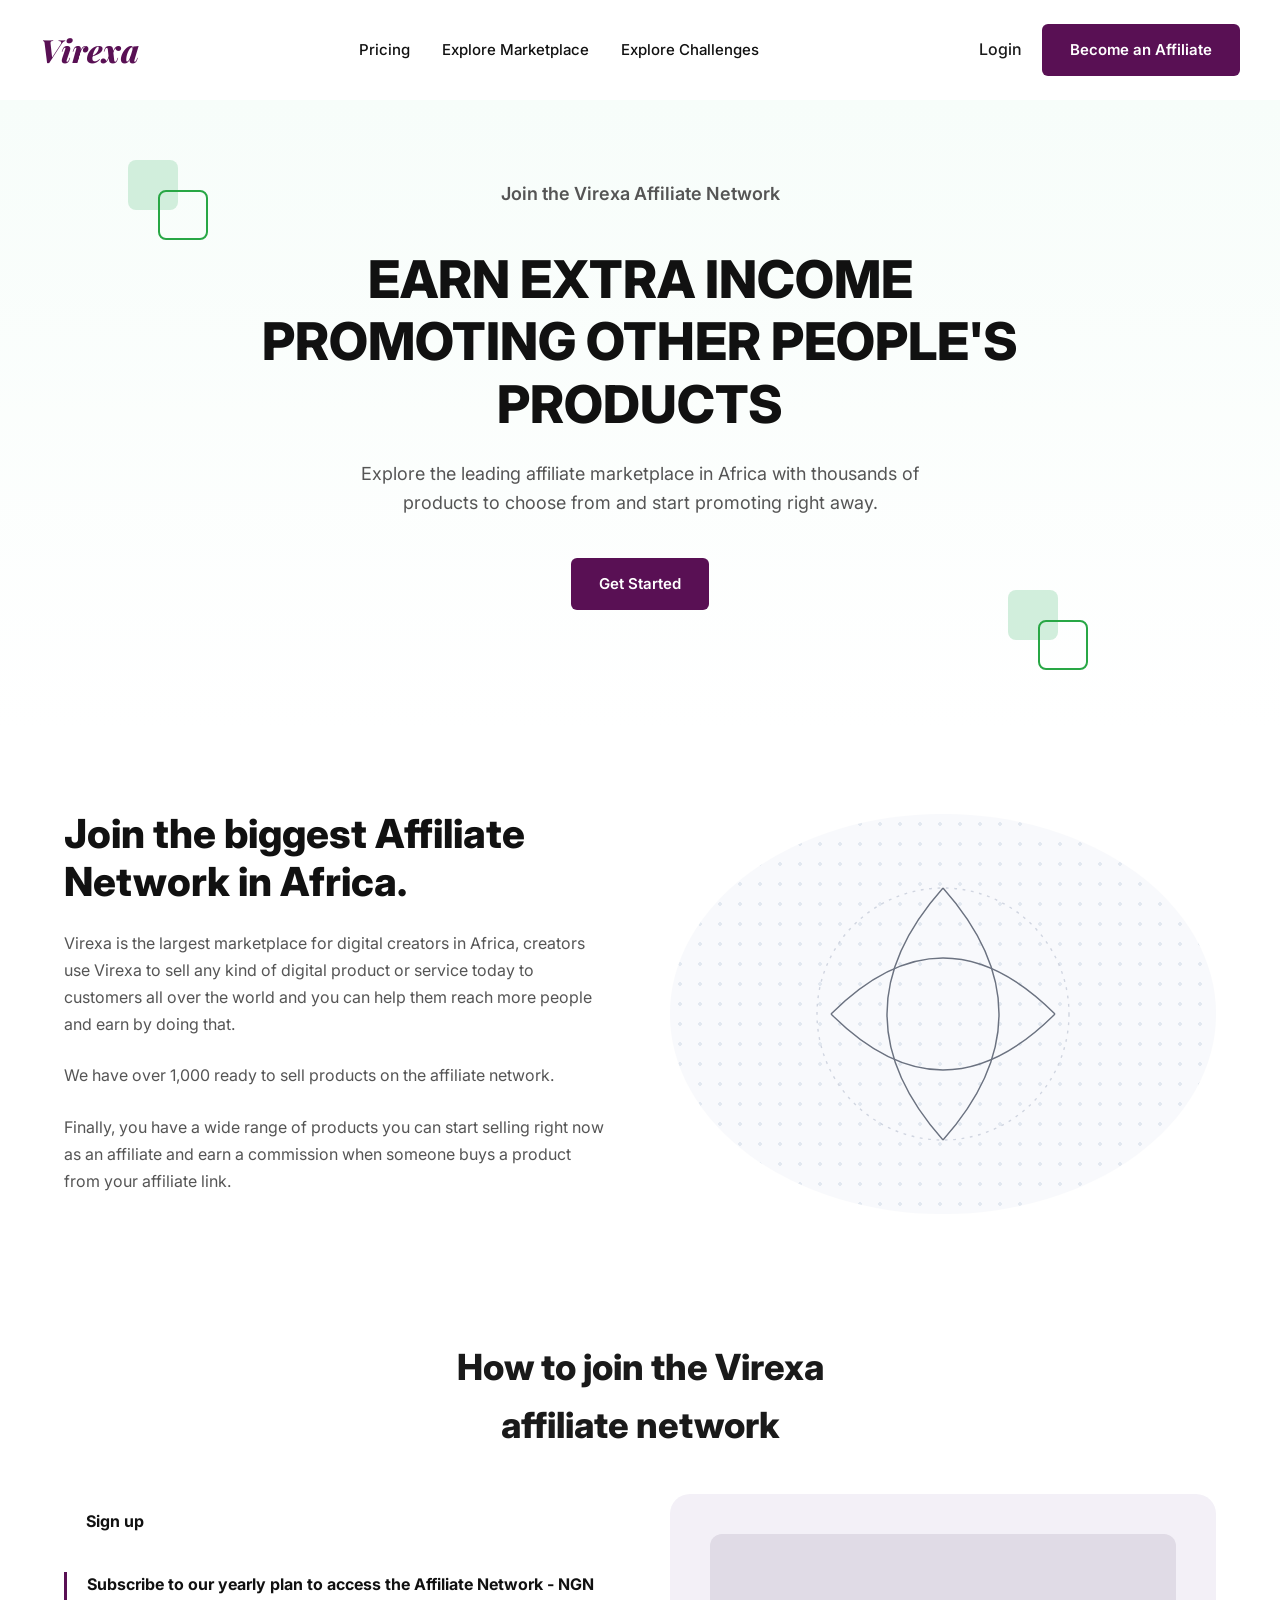
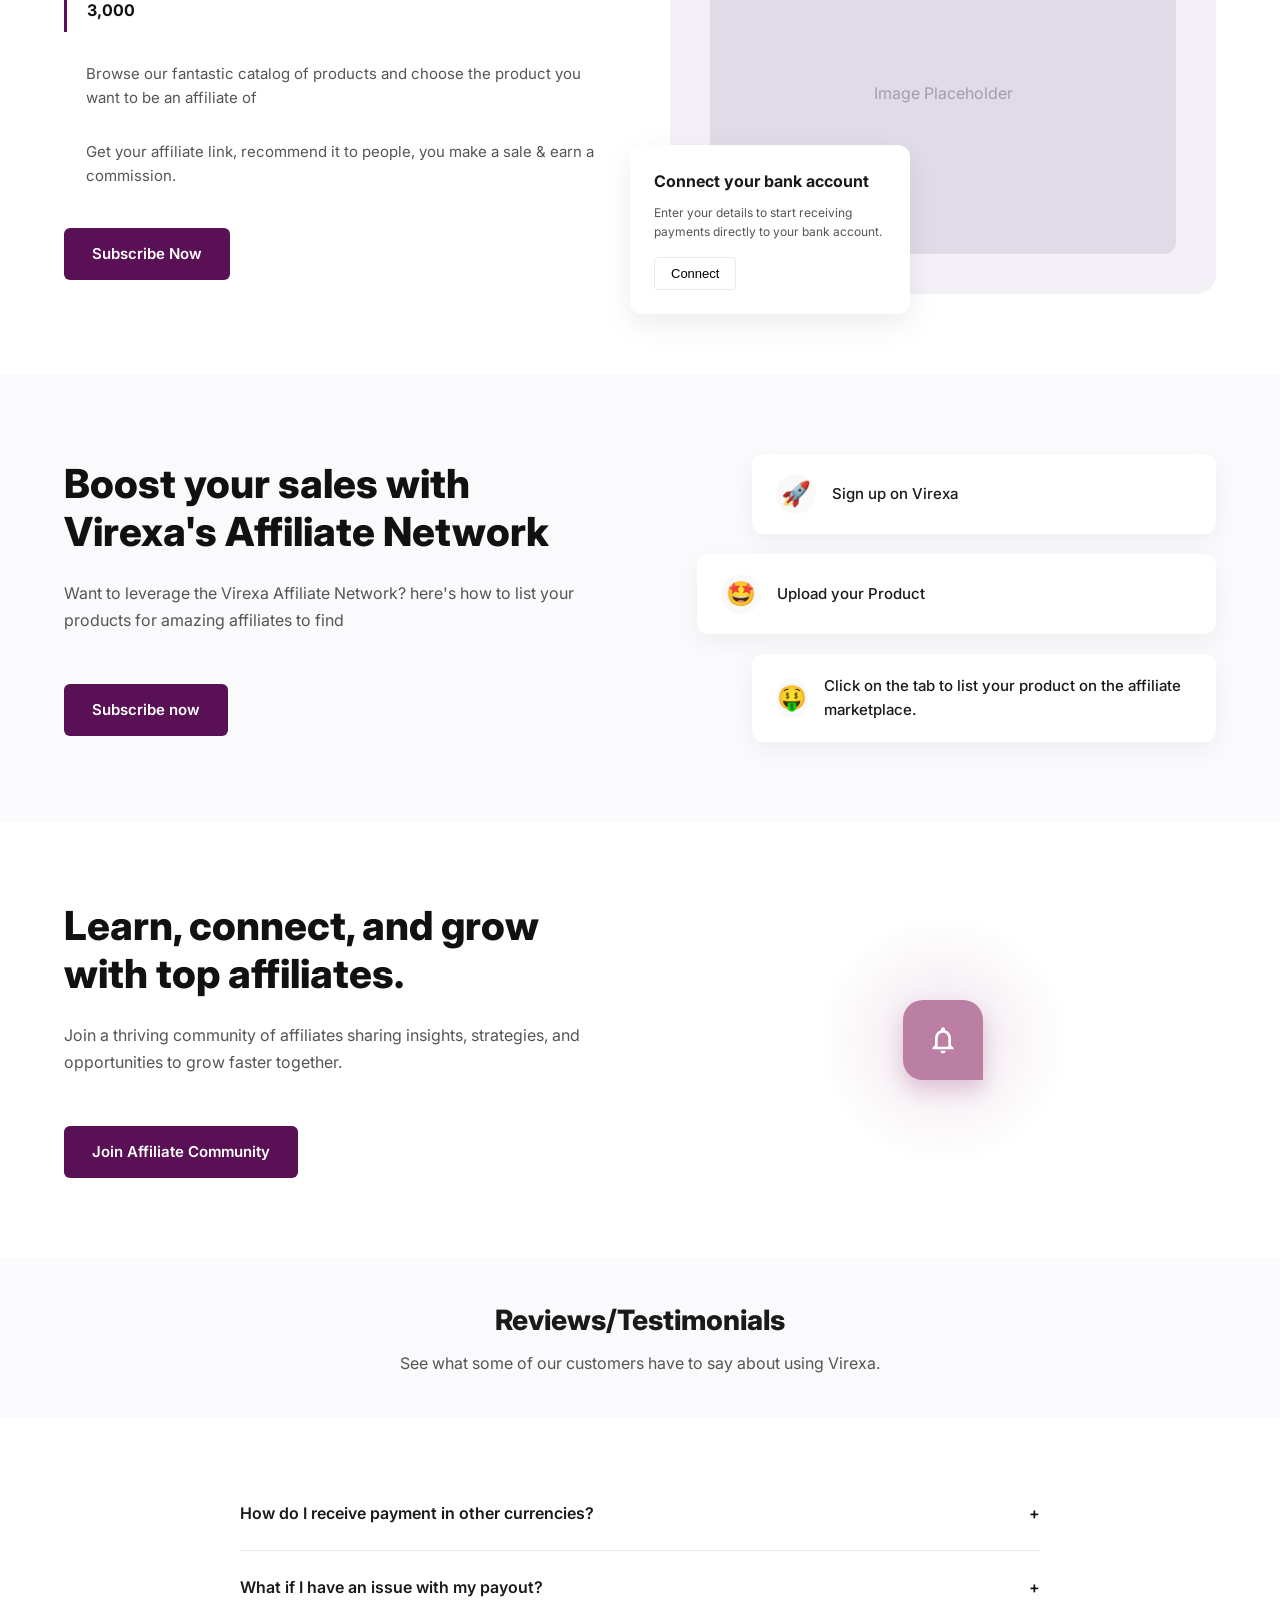
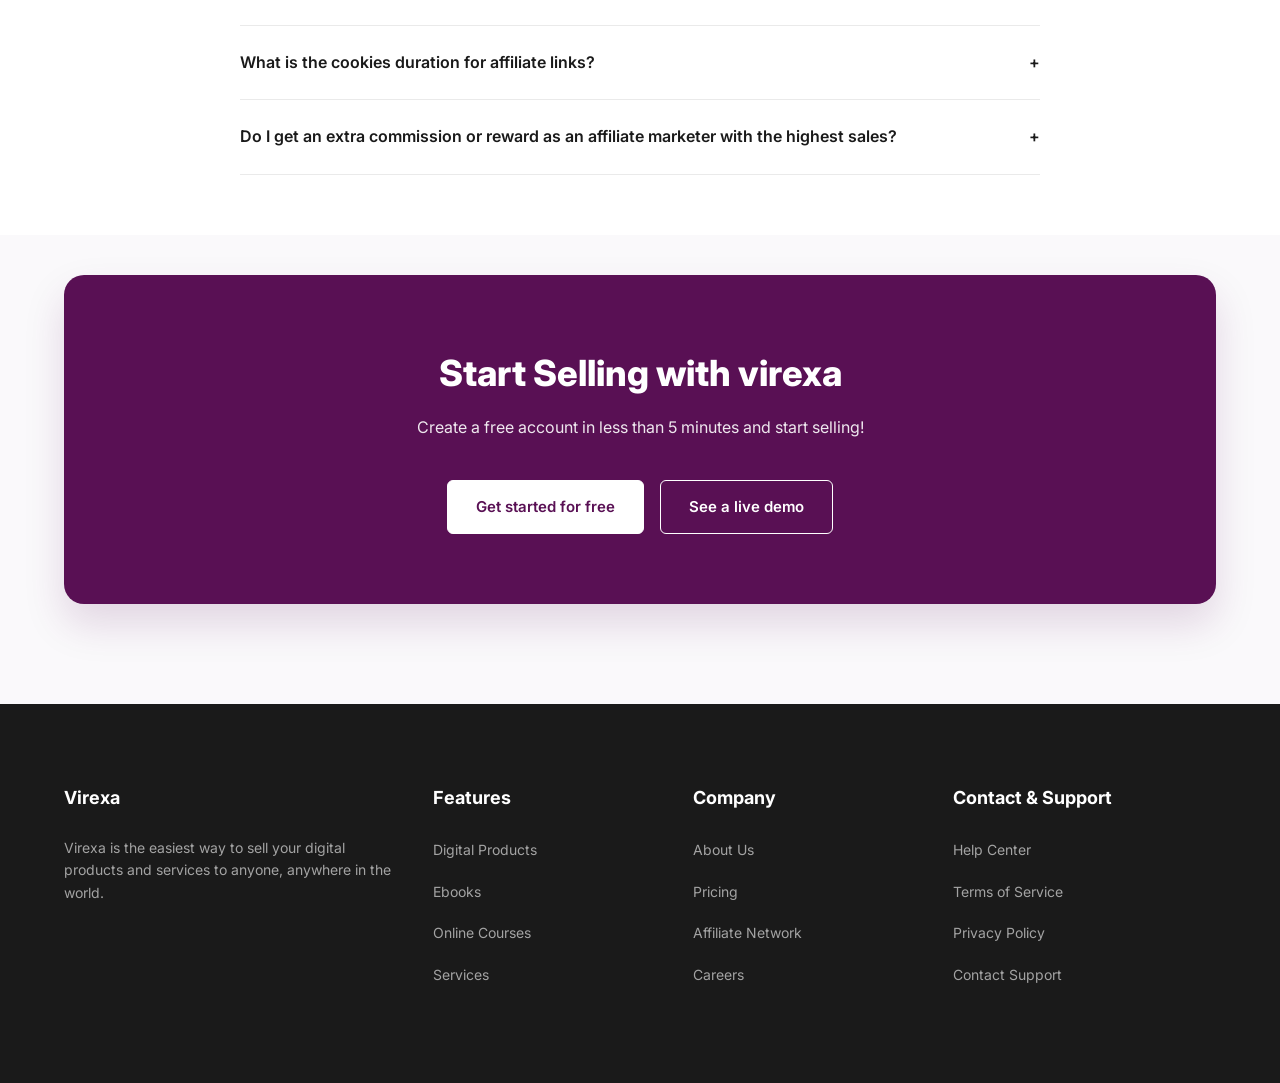
<file: pages/Affiliate Network.html>
<!DOCTYPE html>
<html lang="en">
<head>
    <meta charset="UTF-8">
    <meta name="viewport" content="width=device-width, initial-scale=1.0">
    <title>Virexa Affiliate Network</title>
     <link rel="icon" type="image/jpg" href="/img/logo.jpg">
    <!-- Google Fonts -->
    <link rel="preconnect" href="https://fonts.googleapis.com">
    <link rel="preconnect" href="https://fonts.gstatic.com" crossorigin>
    <link href="https://fonts.googleapis.com/css2?family=Inter:wght@400;500;600;700;800&family=Playfair+Display:ital,wght@1,800&display=swap" rel="stylesheet">
    <style>
        /* RESET & BASE STYLES */
        * {
            margin: 0;
            padding: 0;
            box-sizing: border-box;
        }

        body {
            font-family: 'Inter', sans-serif;
            color: #1a1a1a;
            background-color: #ffffff;
            line-height: 1.6;
            overflow-x: hidden;
        }

        a {
            text-decoration: none;
            color: inherit;
        }

        .container {
            max-width: 1200px;
            margin: 0 auto;
            padding: 0 24px;
        }

        /* BRAND COLORS & VARIABLES */
        :root {
            --primary: #591054; 
            --primary-hover: #450c41;
            --light-green: #eef7f2;
            --text-dark: #111111;
            --text-gray: #555555;
            --border-color: #eaeaea;
        }

        /* BUTTONS */
        .btn {
            display: inline-block;
            font-weight: 600;
            font-size: 15px;
            padding: 14px 28px;
            border-radius: 6px;
            transition: all 0.3s ease;
            text-align: center;
            cursor: pointer;
            border: none;
        }

        .btn-primary {
            background-color: var(--primary);
            color: #ffffff;
        }

        .btn-primary:hover {
            background-color: var(--primary-hover);
        }

        .btn-outline {
            background-color: transparent;
            color: var(--text-dark);
            border: 1px solid var(--border-color);
        }

        .btn-outline-white {
            background-color: #ffffff;
            color: var(--primary);
            border: 1px solid #ffffff;
        }

        .btn-transparent-border {
            background-color: transparent;
            color: #ffffff;
            border: 1px solid #ffffff;
            transition: background-color 0.3s;
        }

        .btn-transparent-border:hover {
            background-color: rgba(255, 255, 255, 0.1);
        }

        /* NAVBAR */
        .navbar {
            display: flex;
            justify-content: space-between;
            align-items: center;
            padding: 24px 0;
            background-color: #ffffff;
        }

        .brand-logo {
            font-family: 'Playfair Display', serif;
            font-size: 32px;
            font-weight: 800;
            font-style: italic;
            color: var(--primary);
        }

        .nav-links {
            display: flex;
            gap: 32px;
            align-items: center;
        }

        .nav-links a {
            font-weight: 500;
            font-size: 15px;
            color: var(--text-dark);
        }

        .nav-actions {
            display: flex;
            gap: 20px;
            align-items: center;
        }

        .nav-login {
            font-weight: 500;
        }

        /* HERO SECTION */
        .hero {
            text-align: center;
            padding: 80px 0 120px 0;
            background: linear-gradient(to bottom, #f7fdfa 0%, #ffffff 100%);
            position: relative;
        }

        .hero-subtitle {
            color: var(--primary);
            font-size: 14px;
            font-weight: 600;
            margin-bottom: 20px;
        }

        .hero h1 {
            font-size: 52px;
            font-weight: 800;
            color: var(--text-dark);
            line-height: 1.2;
            margin-bottom: 24px;
            max-width: 800px;
            margin-left: auto;
            margin-right: auto;
            text-transform: uppercase;
        }

        .hero p {
            font-size: 18px;
            color: var(--text-gray);
            margin-bottom: 40px;
            max-width: 600px;
            margin-left: auto;
            margin-right: auto;
        }

        /* Abstract Green Shapes */
        .shape {
            position: absolute;
            width: 80px;
            height: 80px;
        }
        .shape-top-left {
            top: 60px;
            left: 10%;
        }
        .shape-bottom-right {
            bottom: 60px;
            right: 15%;
        }
        .shape-inner-solid {
            position: absolute;
            width: 50px;
            height: 50px;
            background-color: #d1eedc;
            border-radius: 8px;
            top: 0;
            left: 0;
        }
        .shape-inner-outline {
            position: absolute;
            width: 50px;
            height: 50px;
            border: 2px solid #28a745;
            border-radius: 8px;
            bottom: 0;
            right: 0;
        }

        /* SPLIT SECTIONS */
        .split-section {
            padding: 80px 0;
            background-color: #ffffff;
        }

        .split-grid {
            display: grid;
            grid-template-columns: 1fr 1fr;
            gap: 60px;
            align-items: center;
        }

        .split-content h2 {
            font-size: 40px;
            font-weight: 800;
            color: var(--text-dark);
            margin-bottom: 24px;
            line-height: 1.2;
        }

        .split-content p {
            font-size: 16px;
            color: var(--text-gray);
            margin-bottom: 24px;
            line-height: 1.7;
        }

        /* GLOBE IMAGE PLACEHOLDER */
        .globe-illustration {
            width: 100%;
            height: 400px;
            background-color: #f8f9fc;
            border-radius: 50%;
            display: flex;
            justify-content: center;
            align-items: center;
            position: relative;
            background-image: radial-gradient(circle, #e2e8f0 2px, transparent 2px);
            background-size: 20px 20px;
        }
        
        /* HOW TO JOIN LIST */
        .join-steps {
            display: flex;
            flex-direction: column;
            gap: 30px;
        }

        .join-step {
            padding-left: 20px;
            border-left: 2px solid transparent;
        }

        .join-step.active {
            border-left: 3px solid var(--primary);
        }

        .join-step h4 {
            font-size: 16px;
            font-weight: 700;
            margin-bottom: 8px;
            color: var(--text-dark);
        }

        .join-step p {
            font-size: 15px;
            color: var(--text-gray);
            margin-bottom: 0;
        }

        /* IMAGE PLACEHOLDERS */
        .image-card-wrapper {
            position: relative;
            background-color: #fcfcfc;
            border-radius: 16px;
            padding: 40px;
            display: flex;
            justify-content: center;
        }

        .connect-bank-popup {
            position: absolute;
            bottom: -20px;
            left: -40px;
            background: white;
            padding: 24px;
            border-radius: 12px;
            box-shadow: 0 10px 30px rgba(0,0,0,0.08);
            width: 280px;
        }

        .connect-bank-popup h5 {
            font-size: 16px;
            margin-bottom: 8px;
        }
        
        .connect-bank-popup p {
            font-size: 12px;
            color: var(--text-gray);
            margin-bottom: 16px;
        }

        .btn-small {
            padding: 8px 16px;
            font-size: 13px;
            border: 1px solid var(--border-color);
            background: white;
            border-radius: 4px;
            cursor: pointer;
        }

        /* FLOATING CARDS (Boost Sales) */
        .floating-cards-container {
            display: flex;
            flex-direction: column;
            gap: 20px;
            align-items: flex-end;
        }

        .floating-card {
            background: #ffffff;
            padding: 20px 24px;
            border-radius: 12px;
            box-shadow: 0 8px 24px rgba(0,0,0,0.05);
            display: flex;
            align-items: center;
            gap: 16px;
            width: 85%;
            font-weight: 500;
            font-size: 15px;
        }
        
        .floating-card:nth-child(2) {
            width: 95%;
        }

        .card-icon {
            font-size: 24px;
            background: #f9f9f9;
            width: 40px;
            height: 40px;
            display: flex;
            justify-content: center;
            align-items: center;
            border-radius: 50%;
        }

        /* FAQs SECTION */
        .faq-section {
            padding: 60px 0;
            max-width: 800px;
            margin: 0 auto;
        }

        .faq-item {
            padding: 24px 0;
            border-bottom: 1px solid var(--border-color);
            display: flex;
            justify-content: space-between;
            align-items: center;
            font-weight: 600;
            font-size: 16px;
            cursor: pointer;
        }

        /* BOTTOM CTA BANNER */
        .bottom-cta-section {
            padding: 40px 0 100px 0;
            background-color: #faf9fb;
        }

        .cta-banner {
            background: var(--primary);
            border-radius: 20px;
            padding: 70px 40px;
            text-align: center;
            color: #ffffff;
            box-shadow: 0 20px 40px rgba(89, 16, 84, 0.15);
        }

        .cta-banner h2 {
            font-size: 36px;
            font-weight: 800;
            margin-bottom: 12px;
        }

        .cta-banner p {
            font-size: 16px;
            margin-bottom: 40px;
            opacity: 0.9;
        }

        .cta-buttons {
            display: flex;
            justify-content: center;
            gap: 16px;
        }

        /* DARK FOOTER SECTION */
        .dark-footer {
            background-color: #1a1a1a;
            color: #ffffff;
            padding: 80px 0;
        }

        .dark-footer-container {
            display: grid;
            grid-template-columns: 1.5fr 1fr 1fr 1.2fr;
            gap: 40px;
            max-width: 1200px;
            margin: 0 auto;
            padding: 0 24px;
        }

        .footer-col h4 {
            font-size: 18px;
            font-weight: 700;
            margin-bottom: 24px;
            color: #ffffff;
        }

        .footer-col p {
            color: #a3a3a3;
            font-size: 14px;
            line-height: 1.6;
            margin-bottom: 16px;
        }

        .footer-col ul {
            list-style: none;
            padding: 0;
            margin: 0;
        }

        .footer-col ul li {
            margin-bottom: 16px;
        }

        .footer-col ul li a {
            color: #a3a3a3;
            text-decoration: none;
            font-size: 14px;
            transition: color 0.3s;
        }

        .footer-col ul li a:hover {
            color: #ffffff;
        }

        /* RESPONSIVE */
        @media (max-width: 992px) {
            .split-grid {
                grid-template-columns: 1fr;
            }
            .floating-cards-container {
                align-items: center;
            }
            .floating-card {
                width: 100%;
            }
            .nav-links {
                display: none;
            }
            .dark-footer-container {
                grid-template-columns: 1fr 1fr;
                gap: 50px;
            }
        }

        @media (max-width: 576px) {
            .dark-footer-container {
                grid-template-columns: 1fr;
                gap: 40px;
            }
            .cta-buttons {
                flex-direction: column;
            }
        }
    </style>
</head>
<body>

    <!-- NAVBAR -->
    <nav class="navbar container">
        <a href="#" class="brand-logo">Virexa</a>
        <div class="nav-links">
            <a href="#">Pricing</a>
            <a href="#">Explore Marketplace</a>
            <a href="#">Explore Challenges</a>
        </div>
        <div class="nav-actions">
            <a href="/pages/login.html" class="nav-login">Login</a>
            <a href="#" class="btn btn-primary">Become an Affiliate</a>
        </div>
    </nav>

    <!-- HERO SECTION -->
    <section class="hero">
        <!-- Decorative Shapes -->
        <div class="shape shape-top-left">
            <div class="shape-inner-solid"></div>
            <div class="shape-inner-outline"></div>
        </div>
        <div class="shape shape-bottom-right">
            <div class="shape-inner-solid"></div>
            <div class="shape-inner-outline"></div>
        </div>

        <div class="container">
            <p class="hero-subtitle">Join the Virexa Affiliate Network</p>
            <h1>EARN EXTRA INCOME PROMOTING OTHER PEOPLE'S PRODUCTS</h1>
            <p>Explore the leading affiliate marketplace in Africa with thousands of products to choose from and start promoting right away.</p>
            <a href="#" class="btn btn-primary">Get Started</a>
        </div>
    </section>

    <!-- GLOBE SECTION -->
    <section class="split-section">
        <div class="container split-grid">
            <div class="split-content">
                <h2>Join the biggest Affiliate Network in Africa.</h2>
                <p>Virexa is the largest marketplace for digital creators in Africa, creators use Virexa to sell any kind of digital product or service today to customers all over the world and you can help them reach more people and earn by doing that.</p>
                <p>We have over 1,000 ready to sell products on the affiliate network.</p>
                <p>Finally, you have a wide range of products you can start selling right now as an affiliate and earn a commission when someone buys a product from your affiliate link.</p>
            </div>
            <div class="globe-illustration">
                <!-- Abstract Globe Representation -->
                <svg width="280" height="280" viewBox="0 0 200 200" xmlns="http://www.w3.org/2000/svg">
                    <circle cx="100" cy="100" r="90" fill="none" stroke="#d0d5e0" stroke-width="1" stroke-dasharray="2 4"/>
                    <path d="M 20 100 Q 100 180 180 100" fill="none" stroke="#6b7280" stroke-width="1"/>
                    <path d="M 20 100 Q 100 20 180 100" fill="none" stroke="#6b7280" stroke-width="1"/>
                    <path d="M 100 10 Q 180 100 100 190" fill="none" stroke="#6b7280" stroke-width="1"/>
                    <path d="M 100 10 Q 20 100 100 190" fill="none" stroke="#6b7280" stroke-width="1"/>
                </svg>
            </div>
        </div>
    </section>

    <!-- HEADER ONLY SECTION -->
    <section style="text-align: center; padding: 40px 0;">
        <h2 style="font-size: 36px; font-weight: 800;">How to join the Virexa<br>affiliate network</h2>
    </section>

    <!-- HOW TO JOIN SECTION -->
    <section class="split-section" style="padding-top: 0;">
        <div class="container split-grid">
            <div class="join-steps">
                <div class="join-step">
                    <h4>Sign up</h4>
                </div>
                <div class="join-step active">
                    <h4>Subscribe to our yearly plan to access the Affiliate Network - NGN 3,000</h4>
                </div>
                <div class="join-step">
                    <p>Browse our fantastic catalog of products and choose the product you want to be an affiliate of</p>
                </div>
                <div class="join-step">
                    <p>Get your affiliate link, recommend it to people, you make a sale & earn a commission.</p>
                </div>
                <a href="#" class="btn btn-primary" style="align-self: flex-start; margin-top: 10px;">Subscribe Now</a>
            </div>
            
            <div class="image-card-wrapper" style="background-color: #f3f0f7; height: 400px; border-radius: 20px;">
                <!-- Placeholder for the woman on phone image -->
                <div style="width: 100%; height: 100%; background: #e0dbe6; border-radius: 12px; display: flex; align-items: center; justify-content: center; color: #a39cae;">Image Placeholder</div>
                
                <!-- Overlay Card -->
                <div class="connect-bank-popup">
                    <h5>Connect your bank account</h5>
                    <p>Enter your details to start receiving payments directly to your bank account.</p>
                    <button class="btn-small">Connect</button>
                </div>
            </div>
        </div>
    </section>

    <!-- BOOST SALES SECTION -->
    <section class="split-section" style="background-color: #faf9fb;">
        <div class="container split-grid">
            <div class="split-content">
                <h2>Boost your sales with Virexa's Affiliate Network</h2>
                <p>Want to leverage the Virexa Affiliate Network? here's how to list your products for amazing affiliates to find</p>
                <br>
                <a href="#" class="btn btn-primary">Subscribe now</a>
            </div>
            
            <div class="floating-cards-container">
                <div class="floating-card">
                    <div class="card-icon">🚀</div>
                    Sign up on Virexa
                </div>
                <div class="floating-card">
                    <div class="card-icon">🤩</div>
                    Upload your Product
                </div>
                <div class="floating-card">
                    <div class="card-icon">🤑</div>
                    Click on the tab to list your product on the affiliate marketplace.
                </div>
            </div>
        </div>
    </section>

    <!-- COMMUNITY SECTION -->
    <section class="split-section">
        <div class="container split-grid">
            <div class="split-content">
                <h2>Learn, connect, and grow with top affiliates.</h2>
                <p>Join a thriving community of affiliates sharing insights, strategies, and opportunities to grow faster together.</p>
                <br>
                <a href="#" class="btn btn-primary">Join Affiliate Community</a>
            </div>
            
            <div style="display: flex; justify-content: center; position: relative;">
                <!-- Graphic Placeholder -->
                <div style="width: 250px; height: 250px; background: radial-gradient(circle, #f0e6ed 0%, transparent 70%); position: relative;">
                    <div style="position: absolute; top: 50%; left: 50%; transform: translate(-50%, -50%); background: #bc7fa4; width: 80px; height: 80px; border-radius: 20px 20px 0 20px; display: flex; justify-content: center; align-items: center; box-shadow: 0 10px 20px rgba(188, 127, 164, 0.4);">
                        <svg width="32" height="32" viewBox="0 0 24 24" fill="white"><path d="M12 22c1.1 0 2-.9 2-2h-4c0 1.1.9 2 2 2zm6-6v-5c0-3.07-1.63-5.64-4.5-6.32V4c0-.83-.67-1.5-1.5-1.5s-1.5.67-1.5 1.5v.68C7.64 5.36 6 7.92 6 11v5l-2 2v1h16v-1l-2-2zm-2 1H8v-6c0-2.48 1.51-4.5 4-4.5s4 2.02 4 4.5v6z"/></svg>
                    </div>
                </div>
            </div>
        </div>
    </section>

    <div style="text-align: center; padding: 40px 0; background: #faf9fb;">
        <h2 style="font-size: 28px; font-weight: 800; margin-bottom: 8px;">Reviews/Testimonials</h2>
        <p style="color: var(--text-gray);">See what some of our customers have to say about using Virexa.</p>
    </div>

    <!-- FAQS -->
    <section class="faq-section container">
        <div class="faq-item">
            <span>How do I receive payment in other currencies?</span>
            <span>+</span>
        </div>
        <div class="faq-item">
            <span>What if I have an issue with my payout?</span>
            <span>+</span>
        </div>
        <div class="faq-item">
            <span>What is the cookies duration for affiliate links?</span>
            <span>+</span>
        </div>
        <div class="faq-item">
            <span>Do I get an extra commission or reward as an affiliate marketer with the highest sales?</span>
            <span>+</span>
        </div>
    </section>

    <!-- BOTTOM CTA -->
    <section class="bottom-cta-section">
        <div class="container">
            <div class="cta-banner">
                <h2>Start Selling with virexa</h2>
                <p>Create a free account in less than 5 minutes and start selling!</p>
                <div class="cta-buttons">
                    <a href="/pages/start selling.html" class="btn btn-outline-white">Get started for free</a>
                    <a href="/pages/see live demo.html" class="btn btn-transparent-border">See a live demo</a>
                </div>
            </div>
        </div>
    </section>

    <!-- DARK FOOTER -->
    <footer class="dark-footer">
        <div class="dark-footer-container">
            <!-- Column 1 -->
            <div class="footer-col">
                <h4>Virexa</h4>
                <p>Virexa is the easiest way to sell your digital products and services to anyone, anywhere in the world.</p>
            </div>
            
            <!-- Column 2 -->
            <div class="footer-col">
                <h4>Features</h4>
                <ul>
                    <li><a href="#">Digital Products</a></li>
                    <li><a href="#">Ebooks</a></li>
                    <li><a href="#">Online Courses</a></li>
                    <li><a href="#">Services</a></li>
                </ul>
            </div>
            
            <!-- Column 3 -->
            <div class="footer-col">
                <h4>Company</h4>
                <ul>
                    <li><a href="#">About Us</a></li>
                    <li><a href="#">Pricing</a></li>
                    <li><a href="#">Affiliate Network</a></li>
                    <li><a href="#">Careers</a></li>
                </ul>
            </div>
            
            <!-- Column 4 -->
            <div class="footer-col">
                <h4>Contact & Support</h4>
                <ul>
                    <li><a href="#">Help Center</a></li>
                    <li><a href="#">Terms of Service</a></li>
                    <li><a href="#">Privacy Policy</a></li>
                    <li><a href="#">Contact Support</a></li>
                </ul>
            </div>
        </div>
    </footer>

</body>
</html>
</file>
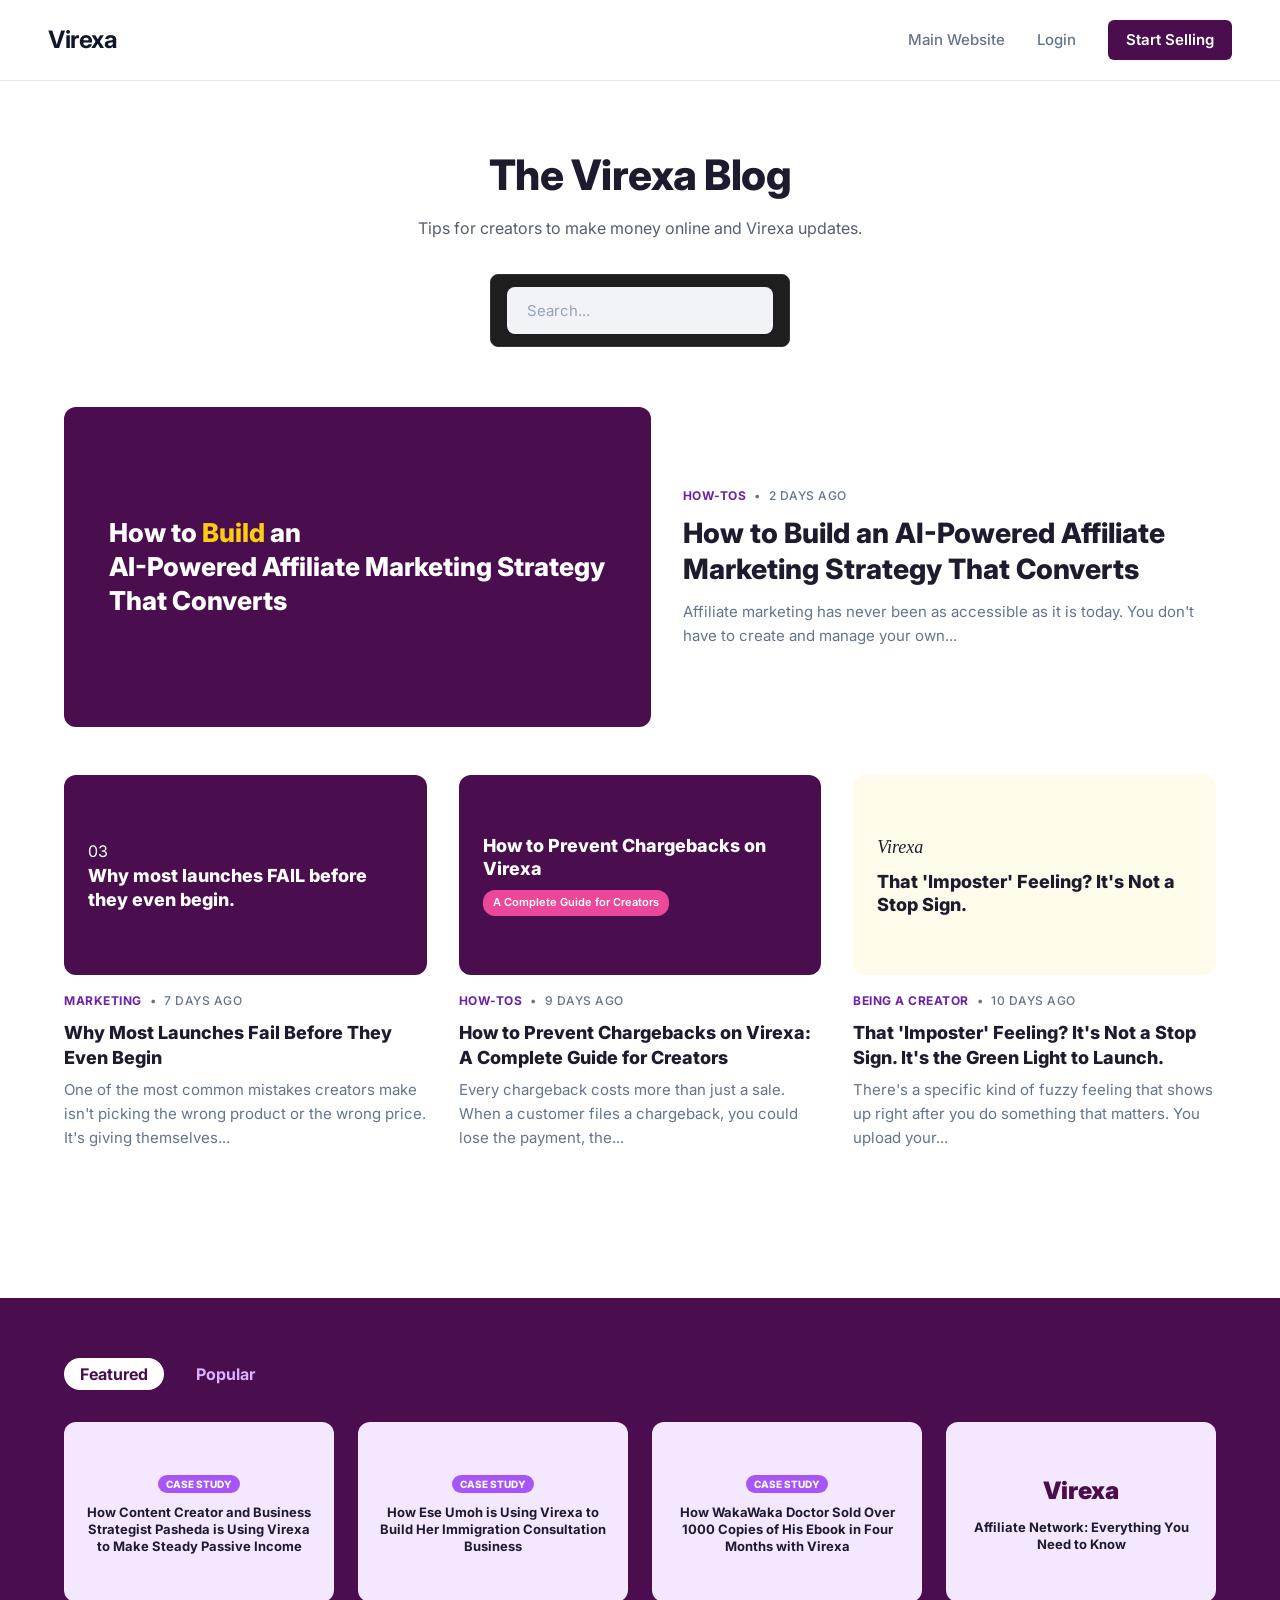
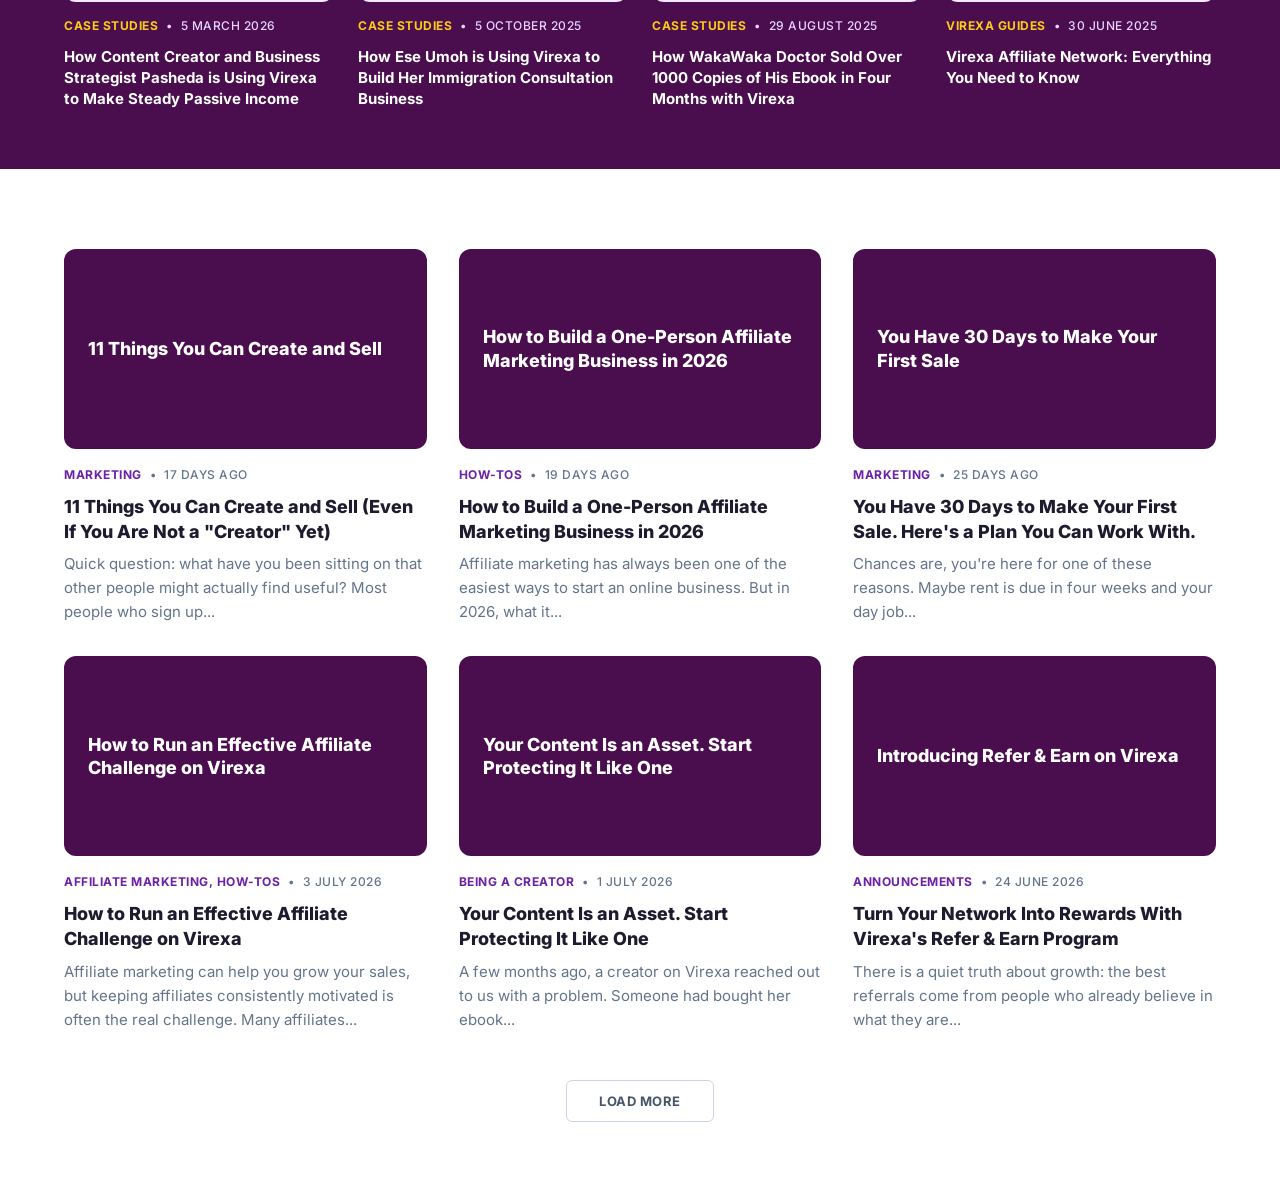
<file: pages/blog.html>
<!DOCTYPE html>
<html lang="en">
<head>
  <meta charset="UTF-8">
  <meta name="viewport" content="width=device-width, initial-scale=1.0">
  <title>The Virexa Blog</title>
  <link rel="icon" type="image/jpg" href="/img/logo.jpg">
  <link rel="stylesheet" href="/demo.style.css">
</head>
<body>

  <!-- 1. Header -->
  <header class="virexa-header">
    <div class="logo">
      <a href="#">Virexa</a>
    </div>
    <nav class="nav-links">
      <div class="dropdown">
      </div>
      <a href="/index.html">Main Website</a>
      <a href="/pages/login.html">Login</a>
      <a href="/pages/start selling.html" class="btn-start-selling">Start Selling</a>
    </nav>
  </header>

  <!-- 2. Hero Header & Search -->
  <section class="blog-hero">
    <div class="container hero-container">
      <h1>The Virexa Blog</h1>
      <p class="hero-subtitle">Tips for creators to make money online and Virexa updates.</p>
      
      <div class="search-box">
        <input type="text" placeholder="Search...">
        <span class="search-icon"></span>
      </div>
    </div>
  </section>

  <!-- 3. Top Main Content Container -->
  <main class="container blog-main">

    <!-- Top Featured Article -->
    <section class="hero-featured">
      <a href="#" class="hero-featured-card">
        <div class="featured-banner-img purple-card-bg">
          <div class="graphic-content">
            <h2>How to <span>Build</span> an <br>AI-Powered Affiliate Marketing Strategy <br>That Converts</h2>
          </div>
        </div>
        <div class="featured-info">
          <div class="post-meta">
            <span class="category-name">HOW-TOS</span>
            <span class="meta-dot">•</span>
            <span class="post-date">2 DAYS AGO</span>
          </div>
          <h2 class="post-title">How to Build an AI-Powered Affiliate Marketing Strategy That Converts</h2>
          <p class="post-excerpt">Affiliate marketing has never been as accessible as it is today. You don't have to create and manage your own...</p>
        </div>
      </a>
    </section>

    <!-- First 3-Column Grid -->
    <section class="posts-grid grid-3">
      
      <!-- Post 1 -->
      <article class="article-card">
        <a href="#">
          <div class="card-thumb purple-card-bg">
            <div class="graphic-text">
              <span class="num">03</span>
              <h3>Why most launches FAIL before they even begin.</h3>
            </div>
          </div>
          <div class="card-body">
            <div class="post-meta">
              <span class="category-name">MARKETING</span>
              <span class="meta-dot">•</span>
              <span class="post-date">7 DAYS AGO</span>
            </div>
            <h3 class="post-title">Why Most Launches Fail Before They Even Begin</h3>
            <p class="post-excerpt">One of the most common mistakes creators make isn't picking the wrong product or the wrong price. It's giving themselves...</p>
          </div>
        </a>
      </article>

      <!-- Post 2 -->
      <article class="article-card">
        <a href="#">
          <div class="card-thumb purple-card-bg">
            <div class="graphic-text">
              <h3>How to Prevent Chargebacks on Virexa</h3>
              <span class="pill-tag">A Complete Guide for Creators</span>
            </div>
          </div>
          <div class="card-body">
            <div class="post-meta">
              <span class="category-name">HOW-TOS</span>
              <span class="meta-dot">•</span>
              <span class="post-date">9 DAYS AGO</span>
            </div>
            <h3 class="post-title">How to Prevent Chargebacks on Virexa: A Complete Guide for Creators</h3>
            <p class="post-excerpt">Every chargeback costs more than just a sale. When a customer files a chargeback, you could lose the payment, the...</p>
          </div>
        </a>
      </article>

      <!-- Post 3 -->
      <article class="article-card">
        <a href="#">
          <div class="card-thumb cream-card-bg">
            <div class="graphic-text dark-text">
              <span class="brand-sub">Virexa</span>
              <h3>That 'Imposter' Feeling? It's Not a Stop Sign.</h3>
            </div>
          </div>
          <div class="card-body">
            <div class="post-meta">
              <span class="category-name">BEING A CREATOR</span>
              <span class="meta-dot">•</span>
              <span class="post-date">10 DAYS AGO</span>
            </div>
            <h3 class="post-title">That 'Imposter' Feeling? It's Not a Stop Sign. It's the Green Light to Launch.</h3>
            <p class="post-excerpt">There's a specific kind of fuzzy feeling that shows up right after you do something that matters. You upload your...</p>
          </div>
        </a>
      </article>

    </section>

  </main>

  <!-- 4. Full Width Dark Purple Section (Featured & Popular) -->
  <section class="dark-featured-section">
    <div class="container">
      
      <!-- Filter Tabs -->
      <div class="section-tabs">
        <button class="tab-btn active">Featured</button>
        <button class="tab-btn">Popular</button>
      </div>

      <!-- 4-Column Card Grid -->
      <div class="dark-grid grid-4">
        
        <!-- Dark Item 1 -->
        <article class="dark-card">
          <a href="#">
            <div class="dark-card-thumb">
              <div class="inner-thumb-box">
                <span class="badge-tag">CASE STUDY</span>
                <p>How Content Creator and Business Strategist Pasheda is Using Virexa to Make Steady Passive Income</p>
              </div>
            </div>
            <div class="dark-card-body">
              <div class="post-meta yellow-meta">
                <span class="category-name">CASE STUDIES</span>
                <span class="meta-dot">•</span>
                <span class="post-date">5 MARCH 2026</span>
              </div>
              <h4 class="dark-post-title">How Content Creator and Business Strategist Pasheda is Using Virexa to Make Steady Passive Income</h4>
            </div>
          </a>
        </article>

        <!-- Dark Item 2 -->
        <article class="dark-card">
          <a href="#">
            <div class="dark-card-thumb">
              <div class="inner-thumb-box">
                <span class="badge-tag">CASE STUDY</span>
                <p>How Ese Umoh is Using Virexa to Build Her Immigration Consultation Business</p>
              </div>
            </div>
            <div class="dark-card-body">
              <div class="post-meta yellow-meta">
                <span class="category-name">CASE STUDIES</span>
                <span class="meta-dot">•</span>
                <span class="post-date">5 OCTOBER 2025</span>
              </div>
              <h4 class="dark-post-title">How Ese Umoh is Using Virexa to Build Her Immigration Consultation Business</h4>
            </div>
          </a>
        </article>

        <!-- Dark Item 3 -->
        <article class="dark-card">
          <a href="#">
            <div class="dark-card-thumb">
              <div class="inner-thumb-box">
                <span class="badge-tag">CASE STUDY</span>
                <p>How WakaWaka Doctor Sold Over 1000 Copies of His Ebook in Four Months with Virexa</p>
              </div>
            </div>
            <div class="dark-card-body">
              <div class="post-meta yellow-meta">
                <span class="category-name">CASE STUDIES</span>
                <span class="meta-dot">•</span>
                <span class="post-date">29 AUGUST 2025</span>
              </div>
              <h4 class="dark-post-title">How WakaWaka Doctor Sold Over 1000 Copies of His Ebook in Four Months with Virexa</h4>
            </div>
          </a>
        </article>

        <!-- Dark Item 4 -->
        <article class="dark-card">
          <a href="#">
            <div class="dark-card-thumb">
              <div class="inner-thumb-box logo-center">
                <h2>Virexa</h2>
                <p>Affiliate Network: Everything You Need to Know</p>
              </div>
            </div>
            <div class="dark-card-body">
              <div class="post-meta yellow-meta">
                <span class="category-name">VIREXA GUIDES</span>
                <span class="meta-dot">•</span>
                <span class="post-date">30 JUNE 2025</span>
              </div>
              <h4 class="dark-post-title">Virexa Affiliate Network: Everything You Need to Know</h4>
            </div>
          </a>
        </article>

      </div>
    </div>
  </section>

  <!-- 5. Lower Content Grid -->
  <main class="container blog-main">
    
    <section class="posts-grid grid-3">

      <!-- Post 4 -->
      <article class="article-card">
        <a href="#">
          <div class="card-thumb purple-card-bg">
            <div class="graphic-text">
              <h3>11 Things You Can Create and Sell</h3>
            </div>
          </div>
          <div class="card-body">
            <div class="post-meta">
              <span class="category-name">MARKETING</span>
              <span class="meta-dot">•</span>
              <span class="post-date">17 DAYS AGO</span>
            </div>
            <h3 class="post-title">11 Things You Can Create and Sell (Even If You Are Not a "Creator" Yet)</h3>
            <p class="post-excerpt">Quick question: what have you been sitting on that other people might actually find useful? Most people who sign up...</p>
          </div>
        </a>
      </article>

      <!-- Post 5 -->
      <article class="article-card">
        <a href="#">
          <div class="card-thumb purple-card-bg">
            <div class="graphic-text">
              <h3>How to Build a One-Person Affiliate Marketing Business in 2026</h3>
            </div>
          </div>
          <div class="card-body">
            <div class="post-meta">
              <span class="category-name">HOW-TOS</span>
              <span class="meta-dot">•</span>
              <span class="post-date">19 DAYS AGO</span>
            </div>
            <h3 class="post-title">How to Build a One-Person Affiliate Marketing Business in 2026</h3>
            <p class="post-excerpt">Affiliate marketing has always been one of the easiest ways to start an online business. But in 2026, what it...</p>
          </div>
        </a>
      </article>

      <!-- Post 6 -->
      <article class="article-card">
        <a href="#">
          <div class="card-thumb purple-card-bg">
            <div class="graphic-text">
              <h3>You Have 30 Days to Make Your First Sale</h3>
            </div>
          </div>
          <div class="card-body">
            <div class="post-meta">
              <span class="category-name">MARKETING</span>
              <span class="meta-dot">•</span>
              <span class="post-date">25 DAYS AGO</span>
            </div>
            <h3 class="post-title">You Have 30 Days to Make Your First Sale. Here's a Plan You Can Work With.</h3>
            <p class="post-excerpt">Chances are, you're here for one of these reasons. Maybe rent is due in four weeks and your day job...</p>
          </div>
        </a>
      </article>

      <!-- Post 7 -->
      <article class="article-card">
        <a href="#">
          <div class="card-thumb purple-card-bg">
            <div class="graphic-text">
              <h3>How to Run an Effective Affiliate Challenge on Virexa</h3>
            </div>
          </div>
          <div class="card-body">
            <div class="post-meta">
              <span class="category-name">AFFILIATE MARKETING, HOW-TOS</span>
              <span class="meta-dot">•</span>
              <span class="post-date">3 JULY 2026</span>
            </div>
            <h3 class="post-title">How to Run an Effective Affiliate Challenge on Virexa</h3>
            <p class="post-excerpt">Affiliate marketing can help you grow your sales, but keeping affiliates consistently motivated is often the real challenge. Many affiliates...</p>
          </div>
        </a>
      </article>

      <!-- Post 8 -->
      <article class="article-card">
        <a href="#">
          <div class="card-thumb purple-card-bg">
            <div class="graphic-text">
              <h3>Your Content Is an Asset. Start Protecting It Like One</h3>
            </div>
          </div>
          <div class="card-body">
            <div class="post-meta">
              <span class="category-name">BEING A CREATOR</span>
              <span class="meta-dot">•</span>
              <span class="post-date">1 JULY 2026</span>
            </div>
            <h3 class="post-title">Your Content Is an Asset. Start Protecting It Like One</h3>
            <p class="post-excerpt">A few months ago, a creator on Virexa reached out to us with a problem. Someone had bought her ebook...</p>
          </div>
        </a>
      </article>

      <!-- Post 9 -->
      <article class="article-card">
        <a href="#">
          <div class="card-thumb purple-card-bg">
            <div class="graphic-text">
              <h3>Introducing Refer & Earn on Virexa</h3>
            </div>
          </div>
          <div class="card-body">
            <div class="post-meta">
              <span class="category-name">ANNOUNCEMENTS</span>
              <span class="meta-dot">•</span>
              <span class="post-date">24 JUNE 2026</span>
            </div>
            <h3 class="post-title">Turn Your Network Into Rewards With Virexa's Refer & Earn Program</h3>
            <p class="post-excerpt">There is a quiet truth about growth: the best referrals come from people who already believe in what they are...</p>
          </div>
        </a>
      </article>

    </section>

    <!-- Load More Button -->
    <div class="load-more-wrapper">
      <button class="btn-load-more">LOAD MORE</button>
    </div>

  </main>

</body>
</html>
</file>
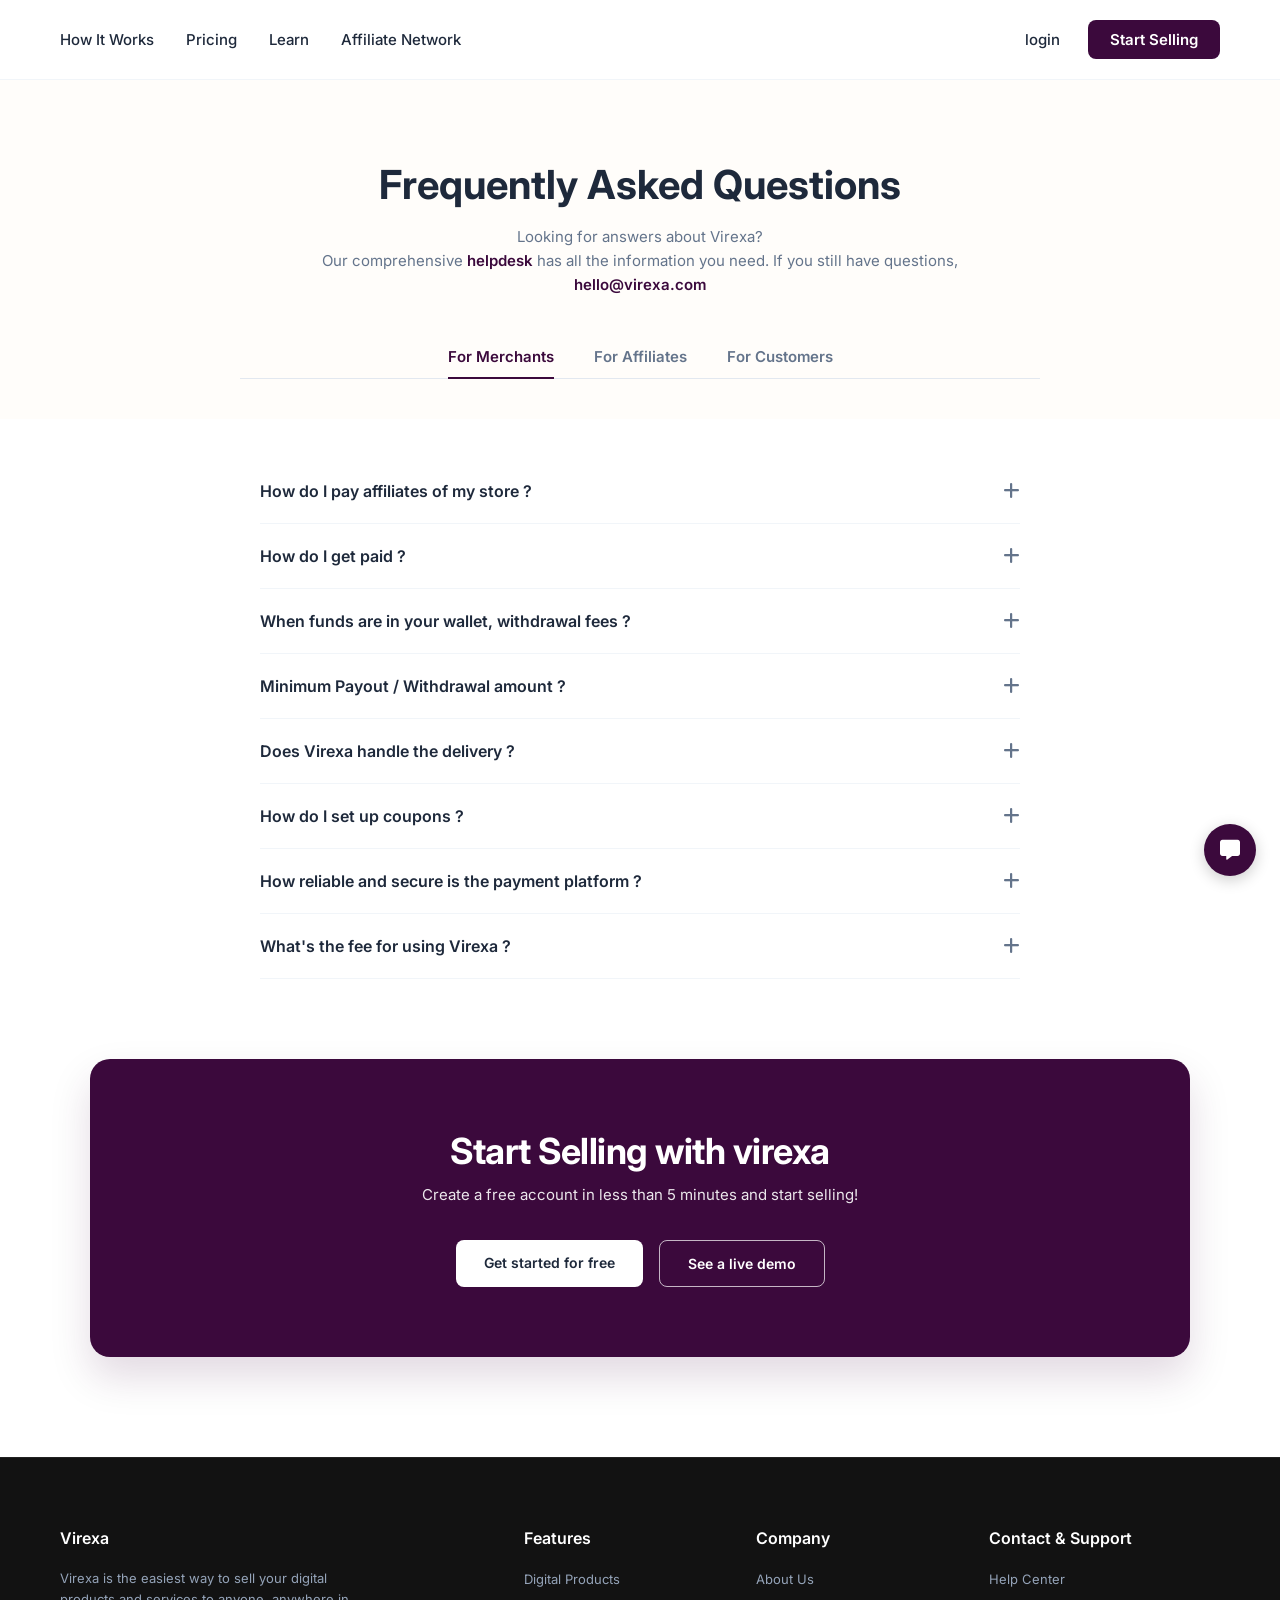
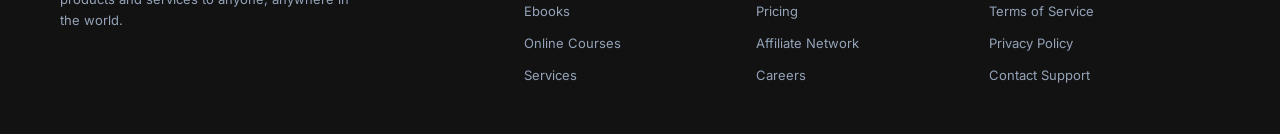
<file: pages/FAQs.html>
<!DOCTYPE html>
<html lang="en">
<head>
    <meta charset="UTF-8">
    <meta name="viewport" content="width=device-width, initial-scale=1.0">
    <title>Virexa | Frequently Asked Questions</title>
     <link rel="icon" type="image/jpg" href="/img/logo.jpg">
    <link href="https://fonts.googleapis.com/css2?family=Inter:wght@400;500;600;700&display=swap" rel="stylesheet">
    <link href="https://cdnjs.cloudflare.com/ajax/libs/font-awesome/6.4.0/css/all.min.css" rel="stylesheet">
    
    <style>
        :root {
            --virexa-purple: #3b093c;
            --virexa-purple-light: #521254;
            --text-main: #1e293b;
            --text-muted: #64748b;
            --bg-cream: #fffdfa;
            --border-color: #f1f5f9;
        }

        * {
            box-sizing: border-box;
            margin: 0;
            padding: 0;
            font-family: 'Inter', sans-serif;
        }

        body {
            background-color: #ffffff;
            color: var(--text-main);
            min-height: 100vh;
            display: flex;
            flex-direction: column;
        }

        /* --- Updated Minimalist Header --- */
        header {
            background-color: #ffffff;
            border-bottom: 1px solid #f1f5f9;
            padding: 20px 60px;
        }

        .header-inner {
            max-width: 1280px;
            margin: 0 auto;
            display: flex;
            justify-content: space-between;
            align-items: center;
        }

        .nav-links {
            display: flex;
            align-items: center;
            gap: 32px;
            font-size: 15px;
            font-weight: 500;
        }

        .nav-links a {
            color: var(--text-main);
            text-decoration: none;
            transition: color 0.2s;
        }

        .nav-links a:hover {
            color: var(--virexa-purple);
        }

        .nav-actions {
            display: flex;
            align-items: center;
            gap: 28px;
        }

        .login-link {
            font-size: 15px;
            font-weight: 500;
            color: var(--text-main);
            text-decoration: none;
            text-transform: lowercase;
        }

        .login-link:hover {
            color: var(--virexa-purple);
        }

        .btn-start {
            background-color: var(--virexa-purple);
            color: #ffffff !important;
            padding: 10px 22px;
            border-radius: 8px;
            font-weight: 600;
            font-size: 15px;
            text-decoration: none;
            transition: background-color 0.2s;
        }

        .btn-start:hover {
            background-color: var(--virexa-purple-light);
        }

        /* --- FAQ Hero Banner Section --- */
        .faq-hero {
            background-color: var(--bg-cream);
            padding: 80px 20px 40px;
            text-align: center;
            position: relative;
        }

        .faq-hero h1 {
            font-size: 40px;
            font-weight: 700;
            color: var(--text-main);
            margin-bottom: 16px;
        }

        .faq-hero p {
            font-size: 15px;
            color: var(--text-muted);
            max-width: 650px;
            margin: 0 auto;
            line-height: 1.6;
        }

        .faq-hero p a {
            color: var(--virexa-purple);
            font-weight: 600;
            text-decoration: none;
        }

        .faq-hero p a:hover {
            text-decoration: underline;
        }

        /* --- Interactive Tabs --- */
        .tab-container {
            display: flex;
            justify-content: center;
            gap: 40px;
            margin-top: 50px;
            border-bottom: 1px solid #e2e8f0;
            max-width: 800px;
            margin-left: auto;
            margin-right: auto;
        }

        .tab-btn {
            background: none;
            border: none;
            font-size: 15px;
            font-weight: 600;
            color: var(--text-muted);
            padding-bottom: 12px;
            cursor: pointer;
            position: relative;
            transition: color 0.2s;
        }

        .tab-btn:hover {
            color: var(--virexa-purple);
        }

        .tab-btn.active {
            color: var(--virexa-purple);
        }

        .tab-btn.active::after {
            content: '';
            position: absolute;
            bottom: -1px;
            left: 0;
            width: 100%;
            height: 2px;
            background-color: var(--virexa-purple);
        }

        /* --- Accordion FAQ Section --- */
        .faq-container {
            max-width: 800px;
            margin: 40px auto 80px;
            padding: 0 20px;
            width: 100%;
        }

        .tab-content {
            display: none;
        }

        .tab-content.active {
            display: block;
        }

        .faq-item {
            border-bottom: 1px solid var(--border-color);
        }

        .faq-question {
            width: 100%;
            background: none;
            border: none;
            padding: 22px 0;
            display: flex;
            justify-content: space-between;
            align-items: center;
            text-align: left;
            font-size: 16px;
            font-weight: 600;
            color: var(--text-main);
            cursor: pointer;
            transition: color 0.2s;
        }

        .faq-question:hover {
            color: var(--virexa-purple);
        }

        .faq-question .icon {
            font-size: 18px;
            color: var(--text-muted);
            transition: transform 0.3s ease;
        }

        .faq-item.open .faq-question .icon {
            transform: rotate(45deg);
            color: var(--virexa-purple);
        }

        .faq-answer {
            max-height: 0;
            overflow: hidden;
            transition: max-height 0.3s ease, padding 0.3s ease;
            font-size: 14px;
            color: var(--text-muted);
            line-height: 1.6;
        }

        .faq-item.open .faq-answer {
            max-height: 200px;
            padding-bottom: 22px;
        }

        /* --- Start Selling Card Box --- */
        .cta-wrapper {
            padding: 0 40px;
            margin-bottom: 100px;
        }

        .cta-card {
            background-color: var(--virexa-purple);
            color: #ffffff;
            border-radius: 20px;
            padding: 70px 20px;
            text-align: center;
            max-width: 1100px;
            margin: 0 auto;
            box-shadow: 0 20px 40px rgba(59, 9, 60, 0.15);
        }

        .cta-card h2 {
            font-size: 36px;
            font-weight: 700;
            margin-bottom: 12px;
            letter-spacing: -0.5px;
        }

        .cta-card p {
            font-size: 15px;
            opacity: 0.9;
            margin-bottom: 36px;
        }

        .cta-buttons {
            display: flex;
            justify-content: center;
            gap: 16px;
        }

        .btn-white {
            background: #ffffff;
            color: var(--text-main);
            padding: 14px 28px;
            border-radius: 8px;
            font-weight: 600;
            text-decoration: none;
            font-size: 14px;
            transition: background 0.2s;
        }

        .btn-white:hover {
            background: #f1f5f9;
        }

        .btn-outline-custom {
            background: transparent;
            border: 1.5px solid rgba(255, 255, 255, 0.7);
            color: #ffffff;
            padding: 14px 28px;
            border-radius: 8px;
            font-weight: 600;
            text-decoration: none;
            font-size: 14px;
            transition: border-color 0.2s, background 0.2s;
        }

        .btn-outline-custom:hover {
            border-color: #ffffff;
            background: rgba(255, 255, 255, 0.05);
        }

        /* --- Dark Footer Section --- */
        footer {
            background-color: #121212;
            color: #ffffff;
            padding: 70px 60px 50px;
            border-top: 1px solid #222222;
        }

        .footer-grid {
            max-width: 1200px;
            margin: 0 auto;
            display: grid;
            grid-template-columns: 2.2fr 1fr 1fr 1.2fr;
            gap: 40px;
        }

        .footer-col h3 {
            font-size: 16px;
            font-weight: 600;
            margin-bottom: 20px;
            color: #ffffff;
        }

        .footer-col p {
            font-size: 13px;
            color: #94a3b8;
            line-height: 1.6;
            max-width: 300px;
        }

        .footer-col ul {
            list-style: none;
            display: flex;
            flex-direction: column;
            gap: 12px;
        }

        .footer-col ul li a {
            color: #94a3b8;
            text-decoration: none;
            font-size: 13px;
            transition: color 0.2s;
        }

        .footer-col ul li a:hover {
            color: #ffffff;
        }

        /* --- Floating Chat Widget Button --- */
        .chat-btn {
            position: fixed;
            bottom: 24px;
            right: 24px;
            width: 52px;
            height: 52px;
            background-color: var(--virexa-purple);
            border-radius: 50%;
            display: flex;
            align-items: center;
            justify-content: center;
            color: #ffffff;
            font-size: 20px;
            cursor: pointer;
            box-shadow: 0 4px 15px rgba(0,0,0,0.2);
            z-index: 100;
        }

        @media (max-width: 900px) {
            .footer-grid {
                grid-template-columns: 1fr 1fr;
                gap: 30px;
            }
        }

        @media (max-width: 768px) {
            .tab-container {
                gap: 20px;
            }
            .faq-hero h1 {
                font-size: 30px;
            }
            .nav-links {
                display: none;
            }
            .footer-grid {
                grid-template-columns: 1fr;
            }
        }
    </style>
</head>
<body>

    <!-- Header Navigation matching Screenshot 159 -->
    <header>
        <div class="header-inner">
            <nav class="nav-links">
                <a href="/pages/how it works.html">How It Works</a>
                <a href="/pages/pricing.html">Pricing</a>
                <a href="/pages/learn.html">Learn</a>
                <a href="/pages/Affiliate Network.html">Affiliate Network</a>
            </nav>

            <div class="nav-actions">
                <a href="/pages/login.html" class="login-link">login</a>
                <a href="/pages/start selling.html" class="btn-start">Start Selling</a>
            </div>
        </div>
    </header>

    <!-- Hero Title -->
    <section class="faq-hero">
        <h1>Frequently Asked Questions</h1>
        <p>
            Looking for answers about Virexa?<br>
            Our comprehensive <a href="signin.html">helpdesk</a> has all the information you need. If you still have questions, 
            <a href="mailto:hello@virexa.com">hello@virexa.com</a>
        </p>

        <!-- Category Tabs -->
        <div class="tab-container">
            <button class="tab-btn active" onclick="switchTab('merchants')">For Merchants</button>
            <button class="tab-btn" onclick="switchTab('affiliates')">For Affiliates</button>
            <button class="tab-btn" onclick="switchTab('customers')">For Customers</button>
        </div>
    </section>

    <!-- Accordions Container -->
    <main class="faq-container">
        
        <!-- Tab 1: For Merchants -->
        <div id="merchants" class="tab-content active">
            <div class="faq-item">
                <button class="faq-question">
                    <span>How do I pay affiliates of my store ?</span>
                    <i class="fas fa-plus icon"></i>
                </button>
                <div class="faq-answer">
                    Virexa automatically processes and handles all affiliate commissions directly upon a successful payment. You don't need to manually calculate or transfer payouts.
                </div>
            </div>

            <div class="faq-item">
                <button class="faq-question">
                    <span>How do I get paid ?</span>
                    <i class="fas fa-plus icon"></i>
                </button>
                <div class="faq-answer">
                    Payments are deposited directly into your linked bank account or wallet according to your local payout schedule.
                </div>
            </div>

            <div class="faq-item">
                <button class="faq-question">
                    <span>When funds are in your wallet, withdrawal fees ?</span>
                    <i class="fas fa-plus icon"></i>
                </button>
                <div class="faq-answer">
                    Withdrawal fees depend on your currency and region. Most payouts have standard processing fees clearly displayed in your dashboard.
                </div>
            </div>

            <div class="faq-item">
                <button class="faq-question">
                    <span>Minimum Payout / Withdrawal amount ?</span>
                    <i class="fas fa-plus icon"></i>
                </button>
                <div class="faq-answer">
                    The minimum withdrawal threshold varies by currency to keep transaction costs reasonable.
                </div>
            </div>

            <div class="faq-item">
                <button class="faq-question">
                    <span>Does Virexa handle the delivery ?</span>
                    <i class="fas fa-plus icon"></i>
                </button>
                <div class="faq-answer">
                    Yes, for digital products Virexa delivers them automatically to buyers right after payment confirmation.
                </div>
            </div>

            <div class="faq-item">
                <button class="faq-question">
                    <span>How do I set up coupons ?</span>
                    <i class="fas fa-plus icon"></i>
                </button>
                <div class="faq-answer">
                    Go to your dashboard, navigate to "Coupons", and create custom discount codes with percentage-based or fixed value discounts.
                </div>
            </div>

            <div class="faq-item">
                <button class="faq-question">
                    <span>How reliable and secure is the payment platform ?</span>
                    <i class="fas fa-plus icon"></i>
                </button>
                <div class="faq-answer">
                    We utilize PCI-DSS compliant encryption and partner with industry-grade payment processors to ensure all data is 100% secure.
                </div>
            </div>

            <div class="faq-item">
                <button class="faq-question">
                    <span>What's the fee for using Virexa ?</span>
                    <i class="fas fa-plus icon"></i>
                </button>
                <div class="faq-answer">
                    Creating an account is free! We charge a small transaction fee per sale made through your store.
                </div>
            </div>
        </div>

        <!-- Tab 2: For Affiliates -->
        <div id="affiliates" class="tab-content">
            <div class="faq-item">
                <button class="faq-question">
                    <span>How do I receive payment in other currencies ?</span>
                    <i class="fas fa-plus icon"></i>
                </button>
                <div class="faq-answer">
                    Virexa automatically converts international payments so you can withdraw payouts directly to your primary local currency bank account.
                </div>
            </div>

            <div class="faq-item">
                <button class="faq-question">
                    <span>What if I have an issue with my payout ?</span>
                    <i class="fas fa-plus icon"></i>
                </button>
                <div class="faq-answer">
                    You can contact our support line via the chat widget or email us at support@virexa.com with your transaction ID.
                </div>
            </div>

            <div class="faq-item">
                <button class="faq-question">
                    <span>What is the cookies duration for affiliate links ?</span>
                    <i class="fas fa-plus icon"></i>
                </button>
                <div class="faq-answer">
                    Standard affiliate link tracking lasts for 30 days from the moment a customer clicks your unique link.
                </div>
            </div>

            <div class="faq-item">
                <button class="faq-question">
                    <span>Do I get an extra commission or reward as an affiliate marketer with the highest sales ?</span>
                    <i class="fas fa-plus icon"></i>
                </button>
                <div class="faq-answer">
                    Yes! Top-performing affiliates on Virexa qualify for monthly bonus pools and leaderboards with cash incentives.
                </div>
            </div>
        </div>

        <!-- Tab 3: For Customers -->
        <div id="customers" class="tab-content">
            <div class="faq-item">
                <button class="faq-question">
                    <span>How do I access a digital product I purchased ?</span>
                    <i class="fas fa-plus icon"></i>
                </button>
                <div class="faq-answer">
                    Immediately after payment, an access link is sent to your email address. You can also log into your buyer account anytime.
                </div>
            </div>

            <div class="faq-item">
                <button class="faq-question">
                    <span>What payment options can my customers pay with ?</span>
                    <i class="fas fa-plus icon"></i>
                </button>
                <div class="faq-answer">
                    We accept standard credit/debit cards, bank transfers, mobile money, and foreign card options depending on the currency.
                </div>
            </div>

            <div class="faq-item">
                <button class="faq-question">
                    <span>When do I get paid ?</span>
                    <i class="fas fa-plus icon"></i>
                </button>
                <div class="faq-answer">
                    Merchant payouts are processed immediately upon clearance of customer payment settlements.
                </div>
            </div>
        </div>

    </main>

    <!-- Start Selling CTA Card Wrapper -->
    <div class="cta-wrapper">
        <div class="cta-card">
            <h2>Start Selling with virexa</h2>
            <p>Create a free account in less than 5 minutes and start selling!</p>
            <div class="cta-buttons">
                <a href="/pages/start selling.html" class="btn-white">Get started for free</a>
                <a href="/pages/see live demo.html" class="btn-outline-custom">See a live demo</a>
            </div>
        </div>
    </div>

    <!-- Dark Footer Section -->
    <footer>
        <div class="footer-grid">
            <div class="footer-col">
                <h3>Virexa</h3>
                <p>Virexa is the easiest way to sell your digital products and services to anyone, anywhere in the world.</p>
            </div>
            <div class="footer-col">
                <h3>Features</h3>
                <ul>
                    <li><a href="#">Digital Products</a></li>
                    <li><a href="#">Ebooks</a></li>
                    <li><a href="#">Online Courses</a></li>
                    <li><a href="#">Services</a></li>
                </ul>
            </div>
            <div class="footer-col">
                <h3>Company</h3>
                <ul>
                    <li><a href="#">About Us</a></li>
                    <li><a href="#">Pricing</a></li>
                    <li><a href="#">Affiliate Network</a></li>
                    <li><a href="#">Careers</a></li>
                </ul>
            </div>
            <div class="footer-col">
                <h3>Contact & Support</h3>
                <ul>
                    <li><a href="signin.html">Help Center</a></li>
                    <li><a href="#">Terms of Service</a></li>
                    <li><a href="#">Privacy Policy</a></li>
                    <li><a href="#">Contact Support</a></li>
                </ul>
            </div>
        </div>
    </footer>

    <!-- Floating Chat Widget Button -->
    <div class="chat-btn">
        <i class="fas fa-comment-alt"></i>
    </div>

    <!-- Tab Switching & Accordion Logic -->
    <script>
        // Tab Switcher
        function switchTab(tabId) {
            document.querySelectorAll('.tab-btn').forEach(btn => {
                btn.classList.remove('active');
            });

            document.querySelectorAll('.tab-content').forEach(content => {
                content.classList.remove('active');
            });

            event.target.classList.add('active');
            document.getElementById(tabId).classList.add('active');
        }

        // Accordion Toggle
        document.querySelectorAll('.faq-question').forEach(button => {
            button.addEventListener('click', () => {
                const faqItem = button.parentElement;
                faqItem.classList.toggle('open');
            });
        });
    </script>
</body>
</html>
</file>
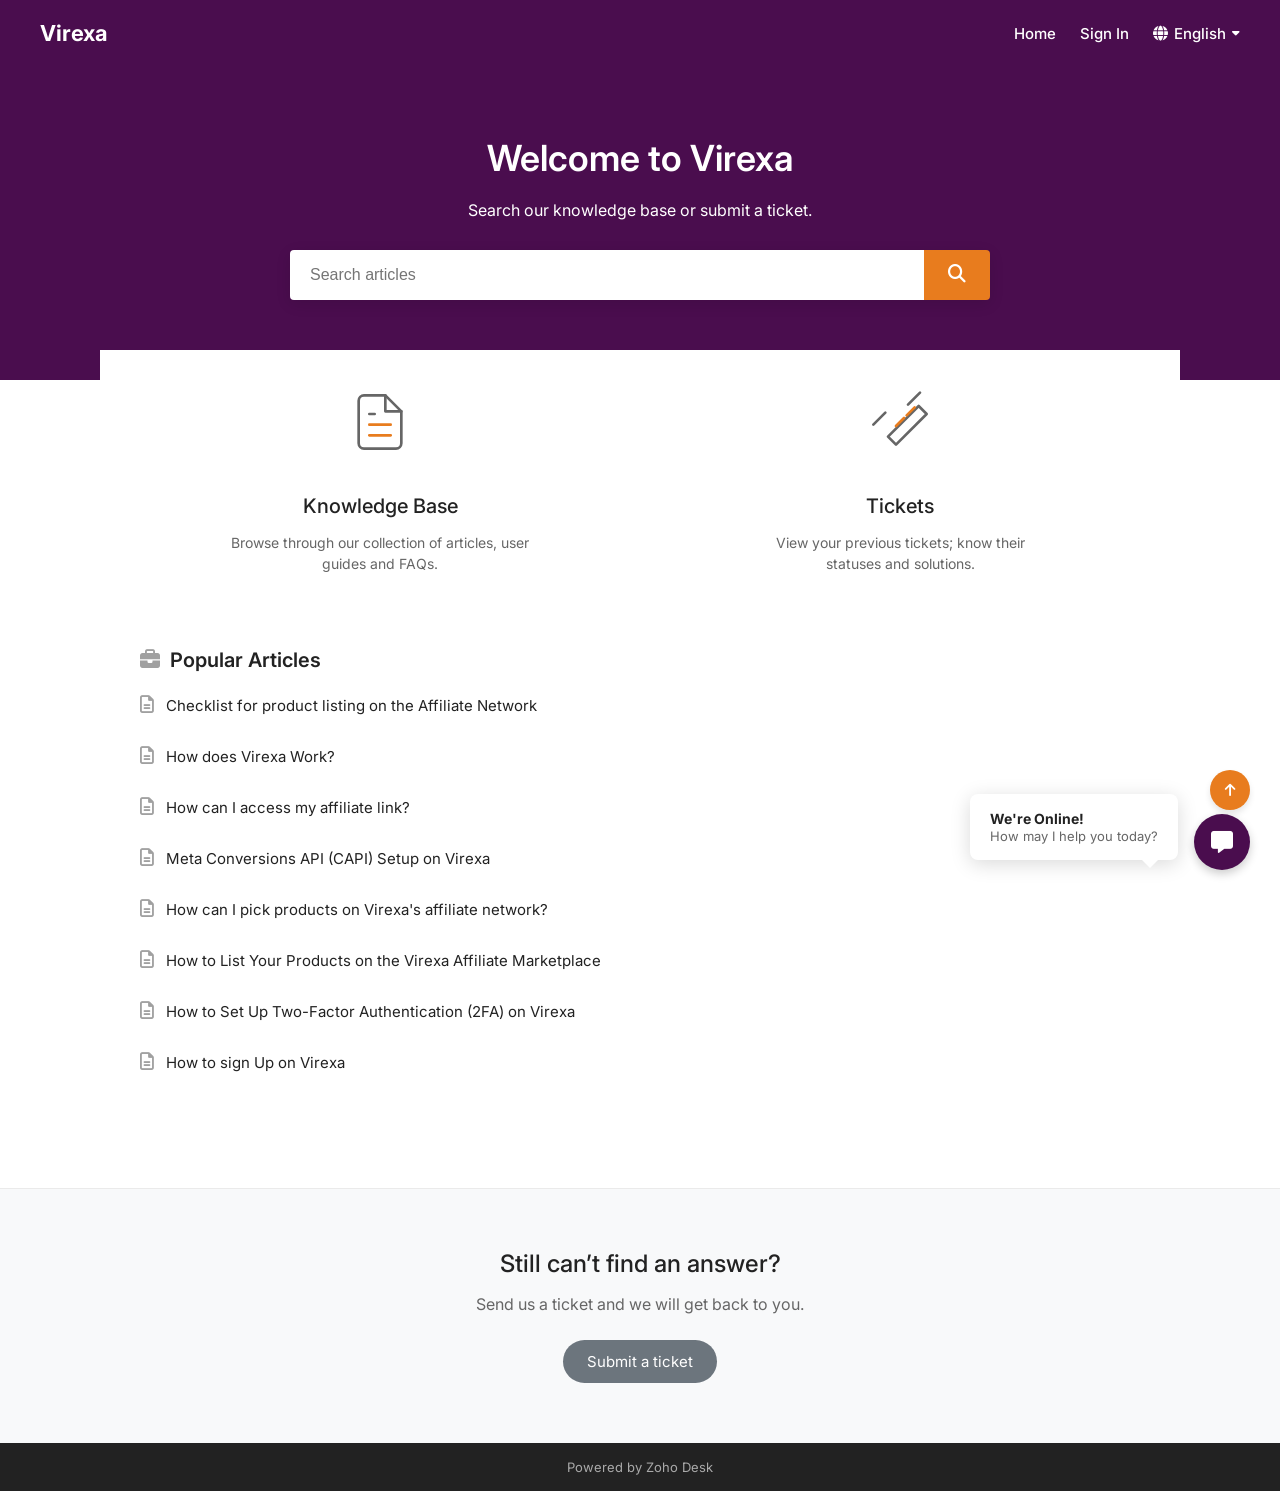
<file: pages/guide.html>
<!DOCTYPE html>
<html lang="en">
<head>
    <meta charset="UTF-8">
    <meta name="viewport" content="width=device-width, initial-scale=1.0">
    <title>Virexa Help Center</title>
     <link rel="icon" type="image/jpg" href="/img/logo.jpg">
    <link href="https://fonts.googleapis.com/css2?family=Inter:wght@400;500;600;700&display=swap" rel="stylesheet">
    <link href="https://cdnjs.cloudflare.com/ajax/libs/font-awesome/6.4.0/css/all.min.css" rel="stylesheet">
    
    <style>
        :root {
            --virexa-purple: #4a0d4e;
            --virexa-orange: #e87c1e;
            --text-main: #222222;
            --text-muted: #666666;
            --bg-gray: #f8f9fa;
            --border-light: #eaeaea;
        }

        body, html {
            margin: 0;
            padding: 0;
            font-family: 'Inter', sans-serif;
            background-color: #ffffff;
            color: var(--text-main);
            scroll-behavior: smooth;
        }

        /* --- Header & Hero Section --- */
        .hero-section {
            background-color: var(--virexa-purple);
            color: #ffffff;
            padding-bottom: 60px;
        }

        header {
            display: flex;
            justify-content: space-between;
            align-items: center;
            padding: 20px 40px;
            max-width: 1200px;
            margin: 0 auto;
        }

        .logo-area {
            display: flex;
            align-items: center;
            gap: 12px;
            text-decoration: none;
            color: #ffffff;
        }

        .logo-icon {
            background-color: rgba(255,255,255,0.1);
            padding: 8px 12px;
            border-radius: 8px;
            font-family: 'Brush Script MT', cursive;
            font-size: 20px;
        }

        .logo-text {
            font-size: 22px;
            font-weight: 700;
        }

        .nav-links {
            display: flex;
            align-items: center;
            gap: 24px;
            font-size: 15px;
            font-weight: 500;
        }

        .nav-links a {
            color: #ffffff;
            text-decoration: none;
            transition: opacity 0.2s;
        }

        .nav-links a:hover {
            opacity: 0.8;
        }

        /* Language Dropdown */
        .lang-dropdown {
            position: relative;
            cursor: pointer;
            display: flex;
            align-items: center;
            gap: 6px;
        }

        .lang-menu {
            position: absolute;
            top: 100%;
            right: 0;
            margin-top: 10px;
            background: #ffffff;
            border-radius: 4px;
            box-shadow: 0 4px 12px rgba(0,0,0,0.15);
            min-width: 120px;
            display: none;
            flex-direction: column;
            overflow: hidden;
            z-index: 100;
        }

        .lang-menu.show {
            display: flex;
        }

        .lang-menu button {
            background: none;
            border: none;
            padding: 12px 16px;
            text-align: left;
            width: 100%;
            cursor: pointer;
            font-size: 14px;
            color: var(--text-main);
            transition: background 0.2s;
        }

        .lang-menu button:hover {
            background: var(--bg-gray);
        }

        /* Hero Content */
        .hero-content {
            text-align: center;
            padding: 40px 20px 20px;
            max-width: 800px;
            margin: 0 auto;
        }

        .hero-content h1 {
            font-size: 36px;
            font-weight: 600;
            margin-bottom: 20px;
        }

        .hero-content p {
            font-size: 16px;
            margin-bottom: 30px;
        }

        /* Search Bar */
        .search-container {
            display: flex;
            max-width: 700px;
            margin: 0 auto;
            border-radius: 4px;
            overflow: hidden;
            box-shadow: 0 4px 15px rgba(0,0,0,0.1);
        }

        .search-container input {
            flex: 1;
            padding: 16px 20px;
            font-size: 16px;
            border: none;
            outline: none;
        }

        .search-container button {
            background-color: var(--virexa-orange);
            color: #ffffff;
            border: none;
            padding: 0 24px;
            font-size: 18px;
            cursor: pointer;
            transition: background 0.2s;
        }

        .search-container button:hover {
            background-color: #d16d18;
        }

        /* --- Main Content Grid --- */
        .main-container {
            max-width: 1000px;
            margin: -30px auto 0;
            background: #ffffff;
            position: relative;
            z-index: 10;
            padding: 40px;
        }

        .cards-row {
            display: flex;
            justify-content: space-around;
            text-align: center;
            margin-bottom: 60px;
            gap: 40px;
        }

        .info-card {
            flex: 1;
            max-width: 300px;
        }

        .info-card .icon-img {
            width: 64px;
            margin-bottom: 16px;
        }

        .info-card h3 {
            font-size: 20px;
            font-weight: 500;
            margin-bottom: 12px;
        }

        .info-card p {
            font-size: 14px;
            color: var(--text-muted);
            line-height: 1.5;
        }

        /* --- Popular Articles --- */
        .popular-section {
            margin-bottom: 60px;
        }

        .popular-section h2 {
            display: flex;
            align-items: center;
            gap: 10px;
            font-size: 20px;
            font-weight: 600;
            margin-bottom: 24px;
            color: var(--text-main);
        }

        .article-list {
            list-style: none;
            padding: 0;
            margin: 0;
        }

        .article-list li {
            margin-bottom: 16px;
        }

        .article-list a {
            display: flex;
            align-items: center;
            gap: 12px;
            text-decoration: none;
            color: var(--text-main);
            font-size: 15px;
            padding-bottom: 16px;
        }

        .article-list a i {
            color: #a0a0a0;
            font-size: 18px;
        }

        .article-list a:hover {
            color: var(--virexa-purple);
        }

        /* --- Footer Section --- */
        .bottom-action {
            text-align: center;
            padding: 60px 20px;
            background-color: var(--bg-gray);
            border-top: 1px solid var(--border-light);
            display: flex;
            flex-direction: column;
            align-items: center;
            justify-content: center;
            gap: 16px;
        }

        .bottom-action h2 {
            font-size: 24px;
            font-weight: 500;
            margin: 0;
        }

        .bottom-action p {
            color: var(--text-muted);
            margin: 0 0 10px 0;
        }

        .btn-ticket {
            background-color: #6c757d;
            color: #ffffff;
            border: none;
            padding: 12px 24px;
            border-radius: 30px;
            font-size: 15px;
            cursor: pointer;
            text-decoration: none;
            transition: background 0.2s;
        }

        .btn-ticket:hover {
            background-color: #5a6268;
        }

        .copyright-bar {
            background-color: #222222;
            color: #aaaaaa;
            text-align: center;
            padding: 16px;
            font-size: 13px;
        }

        /* --- Floating Elements (Chat & Scroll) --- */
        .scroll-top {
            position: fixed;
            bottom: 90px;
            right: 30px;
            width: 40px;
            height: 40px;
            background-color: var(--virexa-orange);
            color: #ffffff;
            border-radius: 50%;
            display: flex;
            align-items: center;
            justify-content: center;
            cursor: pointer;
            box-shadow: 0 4px 6px rgba(0,0,0,0.1);
            text-decoration: none;
            font-size: 18px;
        }

        .chat-widget {
            position: fixed;
            bottom: 30px;
            right: 30px;
            display: flex;
            align-items: flex-end;
            gap: 16px;
            z-index: 1000;
        }

        .chat-bubble-popup {
            background: #ffffff;
            padding: 16px 20px;
            border-radius: 8px;
            box-shadow: 0 4px 20px rgba(0,0,0,0.15);
            font-size: 14px;
            position: relative;
            margin-bottom: 10px;
        }

        .chat-bubble-popup::after {
            content: '';
            position: absolute;
            bottom: -8px;
            right: 20px;
            border-width: 8px 8px 0;
            border-style: solid;
            border-color: #ffffff transparent transparent transparent;
        }

        .chat-btn {
            width: 56px;
            height: 56px;
            background-color: var(--virexa-purple);
            border-radius: 50%;
            display: flex;
            align-items: center;
            justify-content: center;
            color: #ffffff;
            font-size: 24px;
            cursor: pointer;
            box-shadow: 0 4px 10px rgba(0,0,0,0.2);
            transition: transform 0.2s;
        }

        .chat-btn:hover {
            transform: scale(1.05);
        }
    </style>
</head>
<body id="top">

    <!-- Hero Background Section -->
    <section class="hero-section">
        <header>
            <a href="#" class="logo-area">
                <div class="logo-text">Virexa</div>
            </a>
            
            <nav class="nav-links">
                <a href="/index.html" data-i18n="nav_home">Home</a>
                <a href="/pages/SS.html" data-i18n="nav_signin">Sign In</a>
                
                <div class="lang-dropdown" id="langToggle">
                    <i class="fas fa-globe"></i>
                    <span id="currentLangText">English</span>
                    <i class="fas fa-caret-down" style="font-size: 12px;"></i>
                    
                    <div class="lang-menu" id="langMenu">
                        <button onclick="changeLanguage('en')">English</button>
                        <button onclick="changeLanguage('fr')">Français (French)</button>
                        <button onclick="changeLanguage('es')">Español (Spanish)</button>
                    </div>
                </div>
            </nav>
        </header>

        <div class="hero-content">
            <h1 data-i18n="hero_title">Welcome to Virexa</h1>
            <p data-i18n="hero_subtitle">Search our knowledge base or submit a ticket.</p>
            
            <div class="search-container">
                <input type="text" id="searchInput" placeholder="Search articles" data-i18n-placeholder="search_placeholder">
                <button><i class="fas fa-search"></i></button>
            </div>
        </div>
    </section>

    <!-- Main Content Area -->
    <main class="main-container">
        
        <div class="cards-row">
            <div class="info-card">
                <!-- SVG mimicking the exact document icon in Screenshot 151 -->
                <svg class="icon-img" viewBox="0 0 24 24" fill="none" stroke="#666" stroke-width="1" stroke-linecap="round" stroke-linejoin="round">
                    <path d="M14 2H6a2 2 0 0 0-2 2v16a2 2 0 0 0 2 2h12a2 2 0 0 0 2-2V8z"></path>
                    <polyline points="14 2 14 8 20 8"></polyline>
                    <line x1="16" y1="13" x2="8" y2="13" stroke="#e87c1e"></line>
                    <line x1="16" y1="17" x2="8" y2="17" stroke="#e87c1e"></line>
                    <polyline points="10 9 9 9 8 9"></polyline>
                </svg>
                <h3 data-i18n="card1_title">Knowledge Base</h3>
                <p data-i18n="card1_desc">Browse through our collection of articles, user guides and FAQs.</p>
            </div>
            
            <div class="info-card">
                <!-- SVG mimicking the exact ticket icon in Screenshot 151 -->
                <svg class="icon-img" viewBox="0 0 24 24" fill="none" stroke="#666" stroke-width="1" stroke-linecap="round" stroke-linejoin="round">
                    <path d="M15 5.5l4.5-4.5M2 13l4.5-4.5M10.5 20.5L22 9l-3-3L7.5 17.5l3 3z"></path>
                    <path d="M13.5 10.5l-3 3" stroke="#e87c1e"></path>
                    <path d="M17.5 6.5l-3 3" stroke="#e87c1e"></path>
                </svg>
                <h3 data-i18n="card2_title">Tickets</h3>
                <p data-i18n="card2_desc">View your previous tickets; know their statuses and solutions.</p>
            </div>
        </div>

        <section class="popular-section">
            <h2><i class="fas fa-briefcase" style="color: #a0a0a0;"></i> <span data-i18n="popular_title">Popular Articles</span></h2>
            
            <ul class="article-list">
                <li><a href="#"><i class="far fa-file-alt"></i> <span data-i18n="art_1">Checklist for product listing on the Affiliate Network</span></a></li>
                <li><a href="#"><i class="far fa-file-alt"></i> <span data-i18n="art_2">How does Virexa Work?</span></a></li>
                <li><a href="#"><i class="far fa-file-alt"></i> <span data-i18n="art_3">How can I access my affiliate link?</span></a></li>
                <li><a href="#"><i class="far fa-file-alt"></i> <span data-i18n="art_4">Meta Conversions API (CAPI) Setup on Virexa</span></a></li>
                <li><a href="#"><i class="far fa-file-alt"></i> <span data-i18n="art_5">How can I pick products on Virexa's affiliate network?</span></a></li>
                <li><a href="#"><i class="far fa-file-alt"></i> <span data-i18n="art_6">How to List Your Products on the Virexa Affiliate Marketplace</span></a></li>
                <li><a href="#"><i class="far fa-file-alt"></i> <span data-i18n="art_7">How to Set Up Two-Factor Authentication (2FA) on Virexa</span></a></li>
                <li><a href="#"><i class="far fa-file-alt"></i> <span data-i18n="art_8">How to sign Up on Virexa</span></a></li>
            </ul>
        </section>

    </main>

    <!-- Footer -->
    <div class="bottom-action">
        <h2 data-i18n="footer_title">Still can’t find an answer?</h2>
        <p data-i18n="footer_desc">Send us a ticket and we will get back to you.</p>
        <a href="#" class="btn-ticket" data-i18n="footer_btn">Submit a ticket</a>
    </div>

    <div class="copyright-bar">
        Powered by Zoho Desk
    </div>

    <!-- Floating Elements -->
    <a href="#top" class="scroll-top">
        <i class="fas fa-arrow-up" style="font-size: 14px;"></i>
    </a>

    <div class="chat-widget">
        <div class="chat-bubble-popup">
            <strong data-i18n="chat_greeting">We're Online!</strong><br>
            <span style="color: var(--text-muted); font-size: 13px;" data-i18n="chat_help">How may I help you today?</span>
        </div>
        <div class="chat-btn">
            <i class="fas fa-comment-alt" style="font-size: 22px;"></i>
        </div>
    </div>

    <!-- Application Logic for Translations -->
    <script>
        // 1. Language Dropdown Toggle Logic
        const langToggle = document.getElementById('langToggle');
        const langMenu = document.getElementById('langMenu');

        langToggle.addEventListener('click', function(e) {
            e.stopPropagation();
            langMenu.classList.toggle('show');
        });

        document.addEventListener('click', function() {
            langMenu.classList.remove('show');
        });

        // 2. Translation Dictionary Engine
        const translations = {
            en: {
                nav_home: "Home", nav_my_area: "My Area", nav_kb: "Knowledge Base", nav_signin: "Sign In",
                hero_title: "Welcome to Virexa", hero_subtitle: "Search our knowledge base or submit a ticket.",
                search_placeholder: "Search articles",
                card1_title: "Knowledge Base", card1_desc: "Browse through our collection of articles, user guides and FAQs.",
                card2_title: "Tickets", card2_desc: "View your previous tickets; know their statuses and solutions.",
                popular_title: "Popular Articles",
                art_1: "Checklist for product listing on the Affiliate Network",
                art_2: "How does Virexa Work?",
                art_3: "How can I access my affiliate link?",
                art_4: "Meta Conversions API (CAPI) Setup on Virexa",
                art_5: "How can I pick products on Virexa's affiliate network?",
                art_6: "How to List Your Products on the Virexa Affiliate Marketplace",
                art_7: "How to Set Up Two-Factor Authentication (2FA) on Virexa",
                art_8: "How to sign Up on Virexa",
                footer_title: "Still can’t find an answer?", footer_desc: "Send us a ticket and we will get back to you.",
                footer_btn: "Submit a ticket",
                chat_greeting: "We're Online!", chat_help: "How may I help you today?",
                lang_display: "English"
            },
            fr: {
                nav_home: "Accueil", nav_my_area: "Mon Espace", nav_kb: "Base de Connaissances", nav_signin: "Se Connecter",
                hero_title: "Bienvenue sur Virexa", hero_subtitle: "Recherchez dans notre base de connaissances ou soumettez un ticket.",
                search_placeholder: "Rechercher des articles",
                card1_title: "Base de Connaissances", card1_desc: "Parcourez notre collection d'articles, guides d'utilisation et FAQ.",
                card2_title: "Billets", card2_desc: "Consultez vos billets précédents; connaissez leurs statuts et solutions.",
                popular_title: "Articles Populaires",
                art_1: "Liste de contrôle pour l'inscription de produits sur le réseau d'affiliation",
                art_2: "Comment fonctionne Virexa ?",
                art_3: "Comment puis-je accéder à mon lien d'affiliation ?",
                art_4: "Configuration de l'API de conversions Meta (CAPI) sur Virexa",
                art_5: "Comment choisir des produits sur le réseau d'affiliation de Virexa ?",
                art_6: "Comment lister vos produits sur le marché d'affiliation",
                art_7: "Comment configurer l'authentification à deux facteurs (2FA)",
                art_8: "Comment s'inscrire sur Virexa",
                footer_title: "Vous ne trouvez toujours pas de réponse ?", footer_desc: "Envoyez-nous un ticket et nous vous répondrons.",
                footer_btn: "Soumettre un ticket",
                chat_greeting: "Nous sommes en ligne !", chat_help: "Comment puis-je vous aider aujourd'hui ?",
                lang_display: "Français"
            },
            es: {
                nav_home: "Inicio", nav_my_area: "Mi Área", nav_kb: "Base de Conocimientos", nav_signin: "Iniciar Sesión",
                hero_title: "Bienvenido a Virexa", hero_subtitle: "Busque en nuestra base de conocimientos o envíe un ticket.",
                search_placeholder: "Buscar artículos",
                card1_title: "Base de Conocimientos", card1_desc: "Navegue por nuestra colección de artículos, guías de usuario y preguntas frecuentes.",
                card2_title: "Tickets", card2_desc: "Vea sus tickets anteriores; conozca sus estados y soluciones.",
                popular_title: "Artículos Populares",
                art_1: "Lista de verificación para la lista de productos en la Red de Afiliados",
                art_2: "¿Cómo funciona Virexa?",
                art_3: "¿Cómo puedo acceder a mi enlace de afiliado?",
                art_4: "Configuración de la API de conversiones de Meta (CAPI)",
                art_5: "¿Cómo elegir productos en la red de afiliados de Virexa?",
                art_6: "Cómo listar sus productos en el mercado de afiliados",
                art_7: "Cómo configurar la autenticación de dos factores (2FA)",
                art_8: "Cómo registrarse en Virexa",
                footer_title: "¿Aún no encuentras una respuesta?", footer_desc: "Envíenos un ticket y nos pondremos en contacto con usted.",
                footer_btn: "Enviar un ticket",
                chat_greeting: "¡Estamos en línea!", chat_help: "¿Cómo puedo ayudarle hoy?",
                lang_display: "Español"
            }
        };

        // 3. Execution function to swap text dynamically
        function changeLanguage(langCode) {
            const dictionary = translations[langCode];
            
            // Update UI text elements
            document.querySelectorAll('[data-i18n]').forEach(element => {
                const key = element.getAttribute('data-i18n');
                if (dictionary[key]) {
                    element.textContent = dictionary[key];
                }
            });

            // Update placeholders (like the search bar)
            document.querySelectorAll('[data-i18n-placeholder]').forEach(element => {
                const key = element.getAttribute('data-i18n-placeholder');
                if (dictionary[key]) {
                    element.setAttribute('placeholder', dictionary[key]);
                }
            });

            // Update the top dropdown text to show current language
            document.getElementById('currentLangText').textContent = dictionary['lang_display'];
        }
    </script>
</body>
</html>
</file>
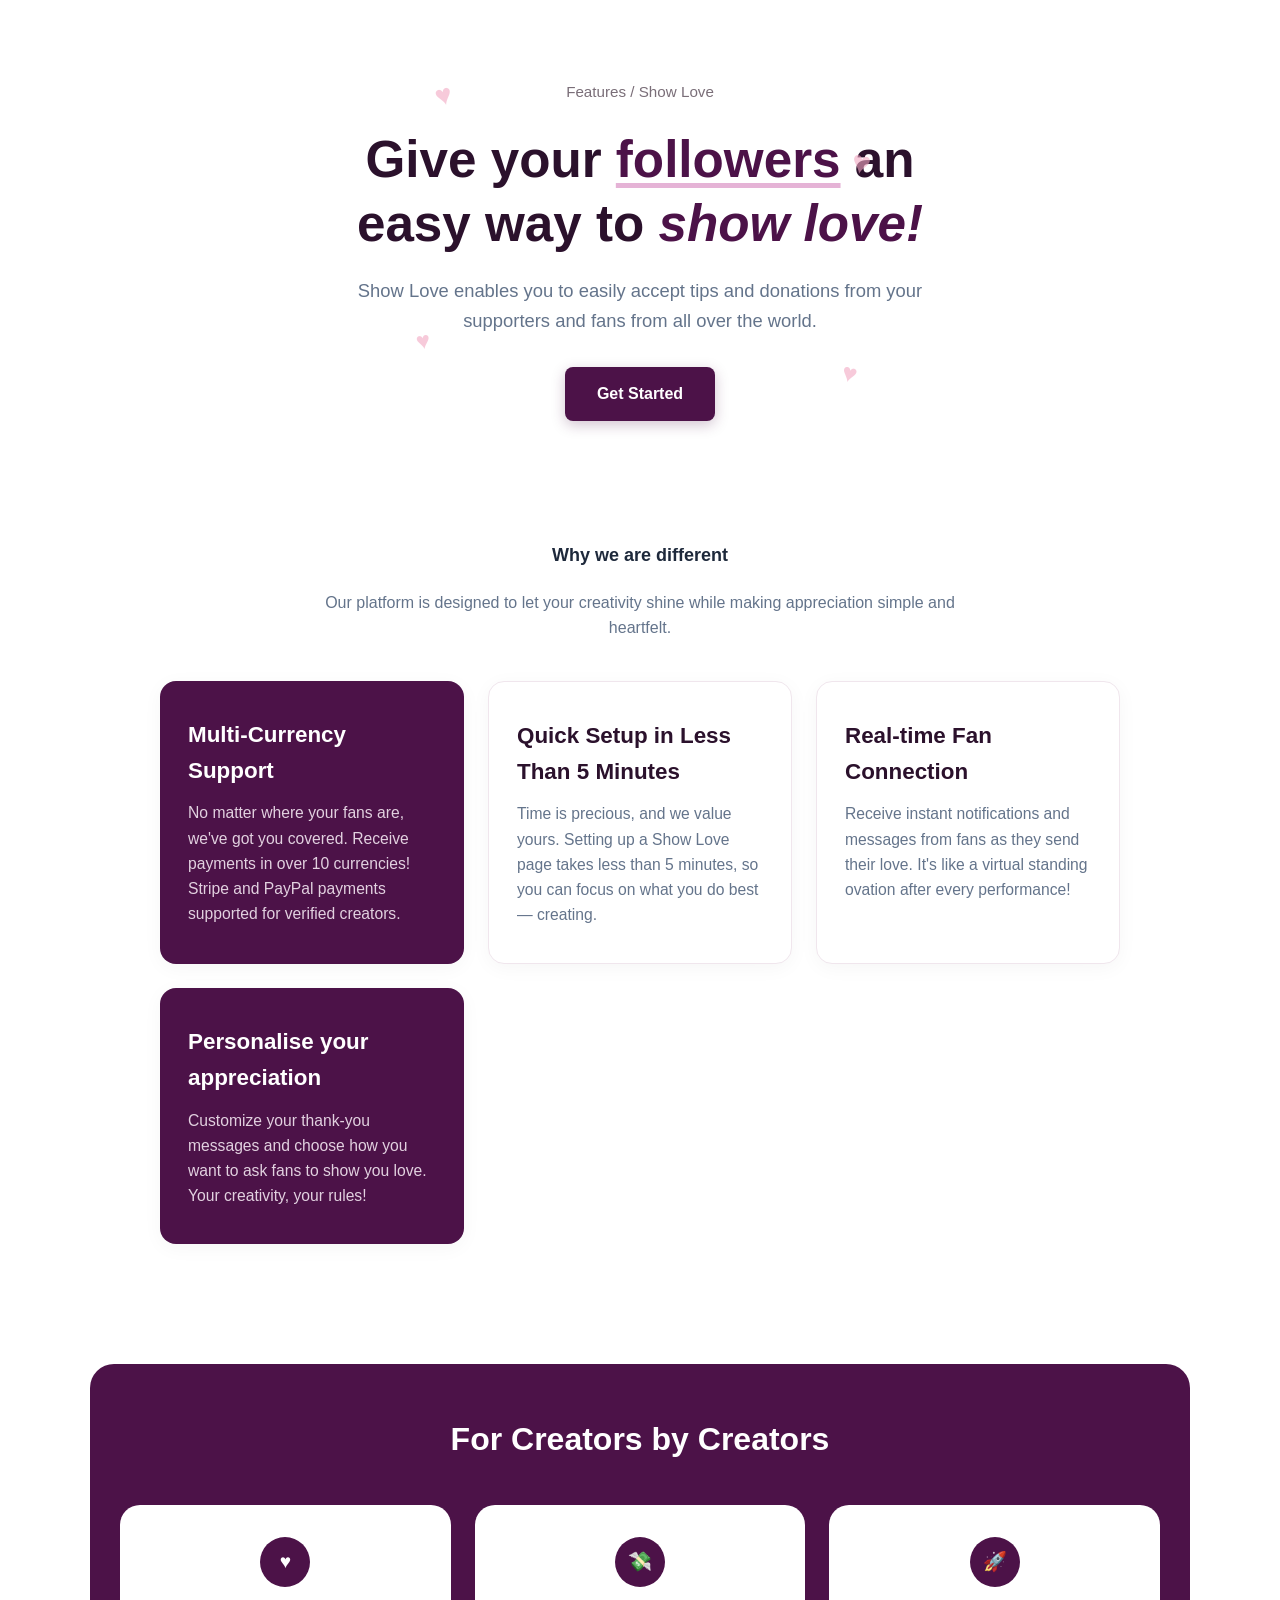
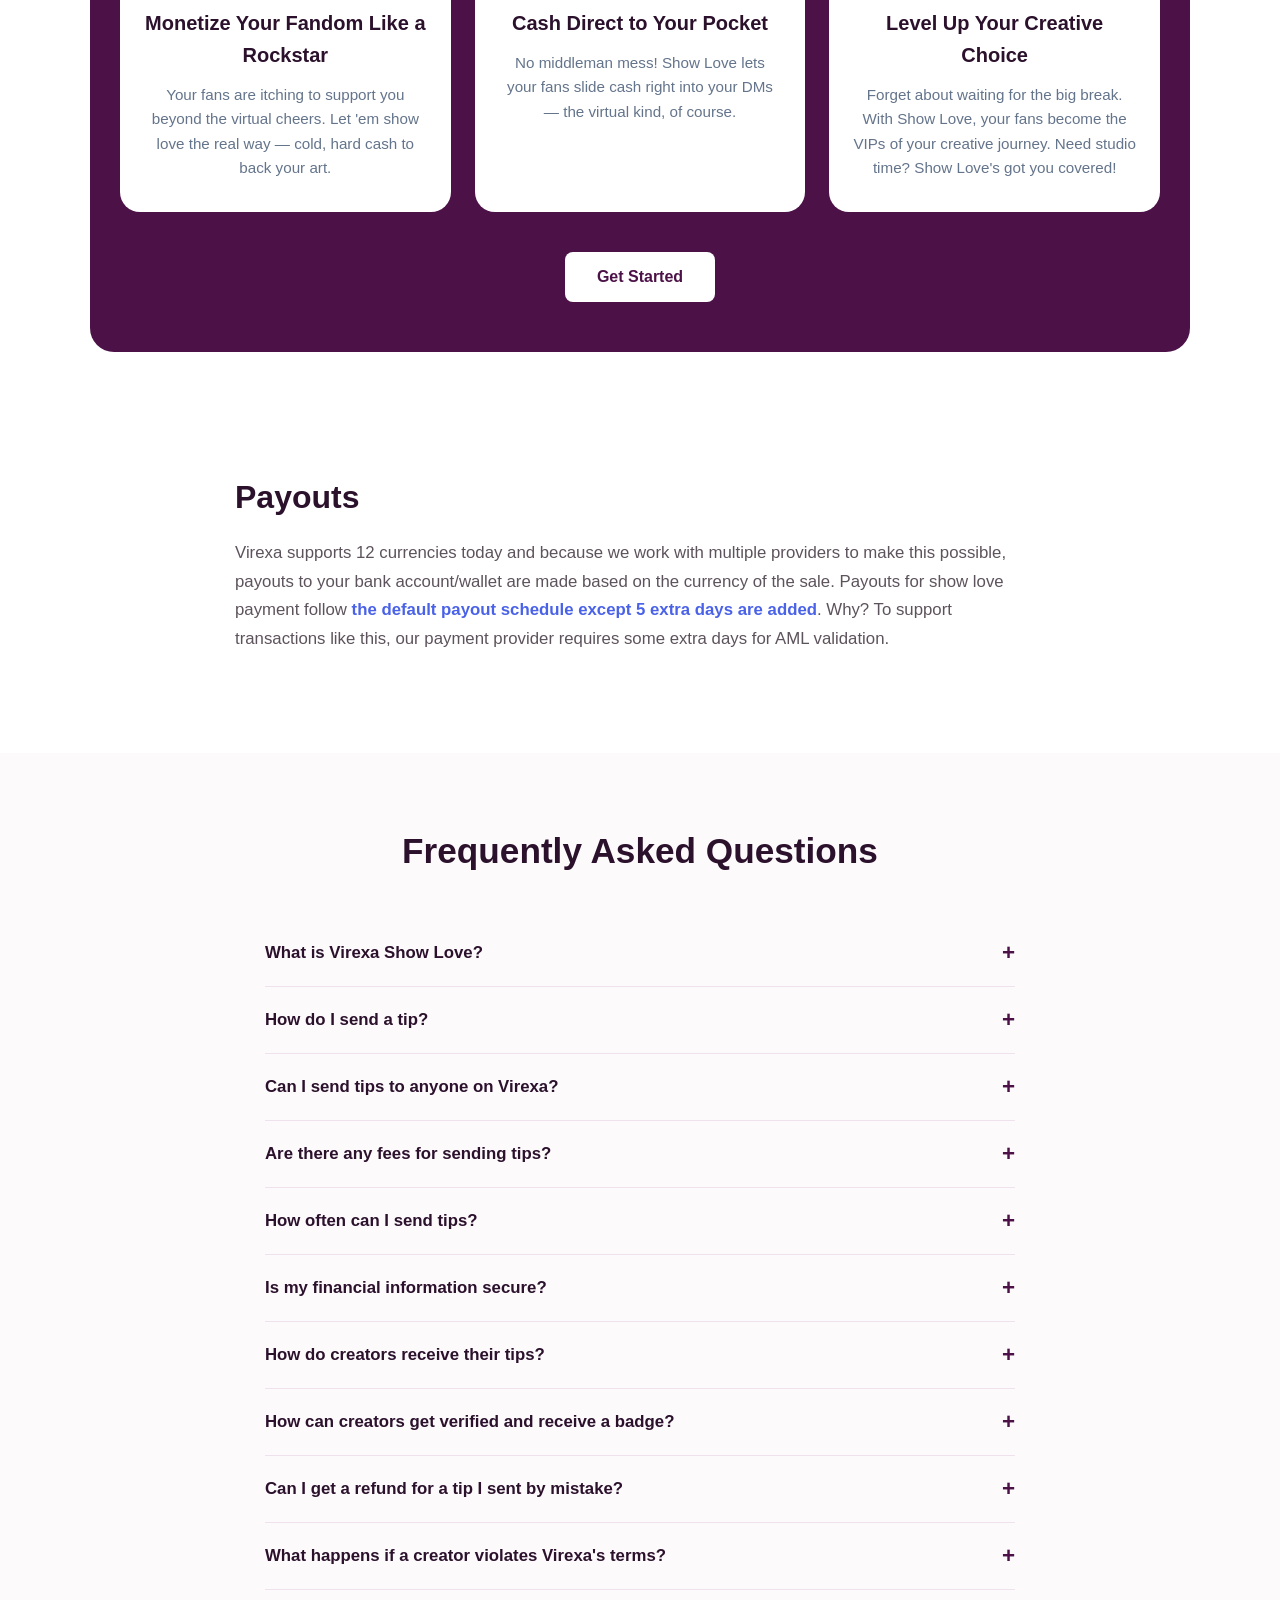
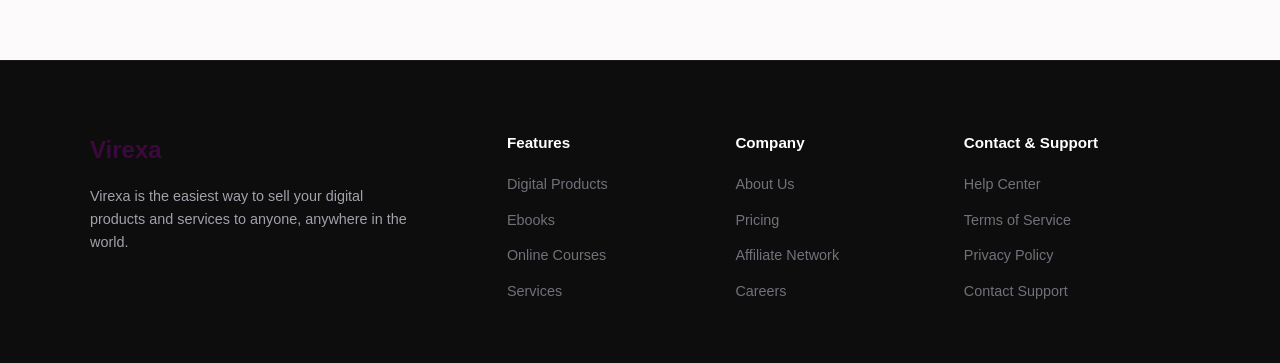
<file: pages/learn more.html>
<!DOCTYPE html>
<html lang="en">
<head>
  <meta charset="UTF-8" />
  <meta name="viewport" content="width=device-width, initial-scale=1.0" />
  <title>Show Love - Virexa</title>
  <link rel="icon" type="image/jpg" href="/img/logo.jpg">
  <link rel="stylesheet" href="/index.css" />
</head>
<body>

  <!-- 1. HERO SECTION -->
  <section class="hero-section">
    <!-- Heart Accent Elements -->
    <span class="heart-icon heart-1">♥</span>
    <span class="heart-icon heart-2">♥</span>
    <span class="heart-icon heart-3">♥</span>
    <span class="heart-icon heart-4">♥</span>

    <div class="subtitle-tag">Features / Show Love</div>

    <h1 class="main-heading">
      Give your <span id="rotator" class="word-rotator fade-in">followers</span> an<br />
      easy way to <span class="highlight-italic">show love!</span>
    </h1>

    <p class="description">
      Show Love enables you to easily accept tips and donations from your supporters and fans from all over the world.
    </p>

    <a href="#" class="cta-btn">Get Started</a>
  </section>

  <!-- 2. FEATURES GRID SECTION -->
  <section class="features-section">
    <h2 class="section-title">Why we are different</h2>
    <p class="section-subtext">
      Our platform is designed to let your creativity shine while making appreciation simple and heartfelt.
    </p>

    <div class="grid-container">
      <!-- Dark Card -->
      <div class="card card-dark">
        <h3>Multi-Currency Support</h3>
        <p>
          No matter where your fans are, we've got you covered. Receive payments in over 10 currencies! Stripe and PayPal payments supported for verified creators.
        </p>
      </div>

      <!-- Light Card -->
      <div class="card card-light">
        <h3>Quick Setup in Less Than 5 Minutes</h3>
        <p>
          Time is precious, and we value yours. Setting up a Show Love page takes less than 5 minutes, so you can focus on what you do best — creating.
        </p>
      </div>

      <!-- Light Card -->
      <div class="card card-light">
        <h3>Real-time Fan Connection</h3>
        <p>
          Receive instant notifications and messages from fans as they send their love. It's like a virtual standing ovation after every performance!
        </p>
      </div>

      <!-- Dark Card -->
      <div class="card card-dark">
        <h3>Personalise your appreciation</h3>
        <p>
          Customize your thank-you messages and choose how you want to ask fans to show you love. Your creativity, your rules!
        </p>
      </div>
    </div>
  </section>

  <!-- 3. FOR CREATORS BY CREATORS BANNER -->
  <section class="creators-banner">
    <h2 class="banner-title">For Creators by Creators</h2>

    <div class="banner-grid">
      <div class="banner-card">
        <div class="icon-circle">♥</div>
        <h3>Monetize Your Fandom Like a Rockstar</h3>
        <p>
          Your fans are itching to support you beyond the virtual cheers. Let 'em show love the real way — cold, hard cash to back your art.
        </p>
      </div>

      <div class="banner-card">
        <div class="icon-circle">💸</div>
        <h3>Cash Direct to Your Pocket</h3>
        <p>
          No middleman mess! Show Love lets your fans slide cash right into your DMs — the virtual kind, of course.
        </p>
      </div>

      <div class="banner-card">
        <div class="icon-circle">🚀</div>
        <h3>Level Up Your Creative Choice</h3>
        <p>
          Forget about waiting for the big break. With Show Love, your fans become the VIPs of your creative journey. Need studio time? Show Love's got you covered!
        </p>
      </div>
    </div>

    <div class="banner-btn-wrapper">
      <a href="#" class="btn-white">Get Started</a>
    </div>
  </section>

  <!-- 4. PAYOUTS SECTION -->
  <section class="payouts-section">
    <h2>Payouts</h2>
    <p>
      Virexa supports 12 currencies today and because we work with multiple providers to make this possible, payouts to your bank account/wallet are made based on the currency of the sale. Payouts for show love payment follow
      <a href="#" class="payout-link">the default payout schedule except 5 extra days are added</a>. Why? To support transactions like this, our payment provider requires some extra days for AML validation.
    </p>
  </section>

  <!-- 5. FAQ SECTION -->
  <section class="faq-section">
    <h2>Frequently Asked Questions</h2>

    <div class="faq-list">
      <div class="faq-item">
        <button class="faq-question">
          <span>What is Virexa Show Love?</span>
          <span class="faq-icon">+</span>
        </button>
        <div class="faq-answer">
          <p>
            Virexa Show Love is a feature that enables creators to accept tips, donations, and appreciation directly from fans worldwide.
          </p>
        </div>
      </div>

      <div class="faq-item">
        <button class="faq-question">
          <span>How do I send a tip?</span>
          <span class="faq-icon">+</span>
        </button>
        <div class="faq-answer">
          <p>
            Simply visit the creator's Show Love page, choose an amount, select your preferred currency, and complete the quick checkout process.
          </p>
        </div>
      </div>

      <div class="faq-item">
        <button class="faq-question">
          <span>Can I send tips to anyone on Virexa?</span>
          <span class="faq-icon">+</span>
        </button>
        <div class="faq-answer">
          <p>
            You can send tips to any registered Virexa creator who has activated their Show Love profile.
          </p>
        </div>
      </div>

      <div class="faq-item">
        <button class="faq-question">
          <span>Are there any fees for sending tips?</span>
          <span class="faq-icon">+</span>
        </button>
        <div class="faq-answer">
          <p>
            Standard processing fees apply depending on payment gateway and currency conversion options used during checkout.
          </p>
        </div>
      </div>

      <div class="faq-item">
        <button class="faq-question">
          <span>How often can I send tips?</span>
          <span class="faq-icon">+</span>
        </button>
        <div class="faq-answer">
          <p>
            As often as you'd like! There are no limits on the number of times you can support your favorite creators.
          </p>
        </div>
      </div>

      <div class="faq-item">
        <button class="faq-question">
          <span>Is my financial information secure?</span>
          <span class="faq-icon">+</span>
        </button>
        <div class="faq-answer">
          <p>
            Yes, all payments are encrypted and securely processed through bank-grade payment providers like Stripe and PayPal.
          </p>
        </div>
      </div>

      <div class="faq-item">
        <button class="faq-question">
          <span>How do creators receive their tips?</span>
          <span class="faq-icon">+</span>
        </button>
        <div class="faq-answer">
          <p>
            Tips are deposited into the creator’s Virexa wallet and can be paid out directly to their linked local bank accounts.
          </p>
        </div>
      </div>

      <div class="faq-item">
        <button class="faq-question">
          <span>How can creators get verified and receive a badge?</span>
          <span class="faq-icon">+</span>
        </button>
        <div class="faq-answer">
          <p>
            Creators can apply for verification in their dashboard settings by submitting standard identity confirmation documents.
          </p>
        </div>
      </div>

      <div class="faq-item">
        <button class="faq-question">
          <span>Can I get a refund for a tip I sent by mistake?</span>
          <span class="faq-icon">+</span>
        </button>
        <div class="faq-answer">
          <p>
            Tips are generally non-refundable donations. However, you can contact Virexa support for special cases.
          </p>
        </div>
      </div>

      <div class="faq-item">
        <button class="faq-question">
          <span>What happens if a creator violates Virexa's terms?</span>
          <span class="faq-icon">+</span>
        </button>
        <div class="faq-answer">
          <p>
            Accounts violating Virexa terms are subject to review, temporary suspension, or permanent termination.
          </p>
        </div>
      </div>
    </div>
  </section>

  <!-- 6. FOOTER SECTION -->
  <footer class="site-footer">
    <div class="footer-container">
      
      <!-- Brand Column -->
      <div class="footer-brand">
        <h3 class="footer-logo">Virexa</h3>
        <p class="footer-desc">
          Virexa is the easiest way to sell your digital products and services to anyone, anywhere in the world.
        </p>
      </div>

      <!-- Features Column -->
      <div class="footer-col">
        <h4>Features</h4>
        <ul>
          <li><a href="#">Digital Products</a></li>
          <li><a href="#">Ebooks</a></li>
          <li><a href="#">Online Courses</a></li>
          <li><a href="#">Services</a></li>
        </ul>
      </div>

      <!-- Company Column -->
      <div class="footer-col">
        <h4>Company</h4>
        <ul>
          <li><a href="#">About Us</a></li>
          <li><a href="#">Pricing</a></li>
          <li><a href="#">Affiliate Network</a></li>
          <li><a href="#">Careers</a></li>
        </ul>
      </div>

      <!-- Contact & Support Column -->
      <div class="footer-col">
        <h4>Contact & Support</h4>
        <ul>
          <li><a href="#">Help Center</a></li>
          <li><a href="#">Terms of Service</a></li>
          <li><a href="#">Privacy Policy</a></li>
          <li><a href="#">Contact Support</a></li>
        </ul>
      </div>

    </div>
  </footer>

  <!-- SCRIPTS -->
  <script>
    // 1. Text Rotator Logic
    const words = ["followers", "supporters", "audiences"];
    let currentIndex = 0;
    const rotatorElement = document.getElementById("rotator");

    setInterval(() => {
      rotatorElement.classList.remove("fade-in");
      rotatorElement.classList.add("fade-out");

      setTimeout(() => {
        currentIndex = (currentIndex + 1) % words.length;
        rotatorElement.textContent = words[currentIndex];
        rotatorElement.classList.remove("fade-out");
        rotatorElement.classList.add("fade-in");
      }, 400);
    }, 2500);

    // 2. FAQ Accordion Logic
    const faqItems = document.querySelectorAll('.faq-item');

    faqItems.forEach(item => {
      const question = item.querySelector('.faq-question');
      const answer = item.querySelector('.faq-answer');

      question.addEventListener('click', () => {
        const isOpen = item.classList.contains('active');

        // Close all FAQs
        faqItems.forEach(i => {
          i.classList.remove('active');
          i.querySelector('.faq-answer').style.maxHeight = null;
        });

        // Open selected FAQ if it wasn't open
        if (!isOpen) {
          item.classList.add('active');
          answer.style.maxHeight = answer.scrollHeight + 'px';
        }
      });
    });
  </script>

</body>
</html>
</file>
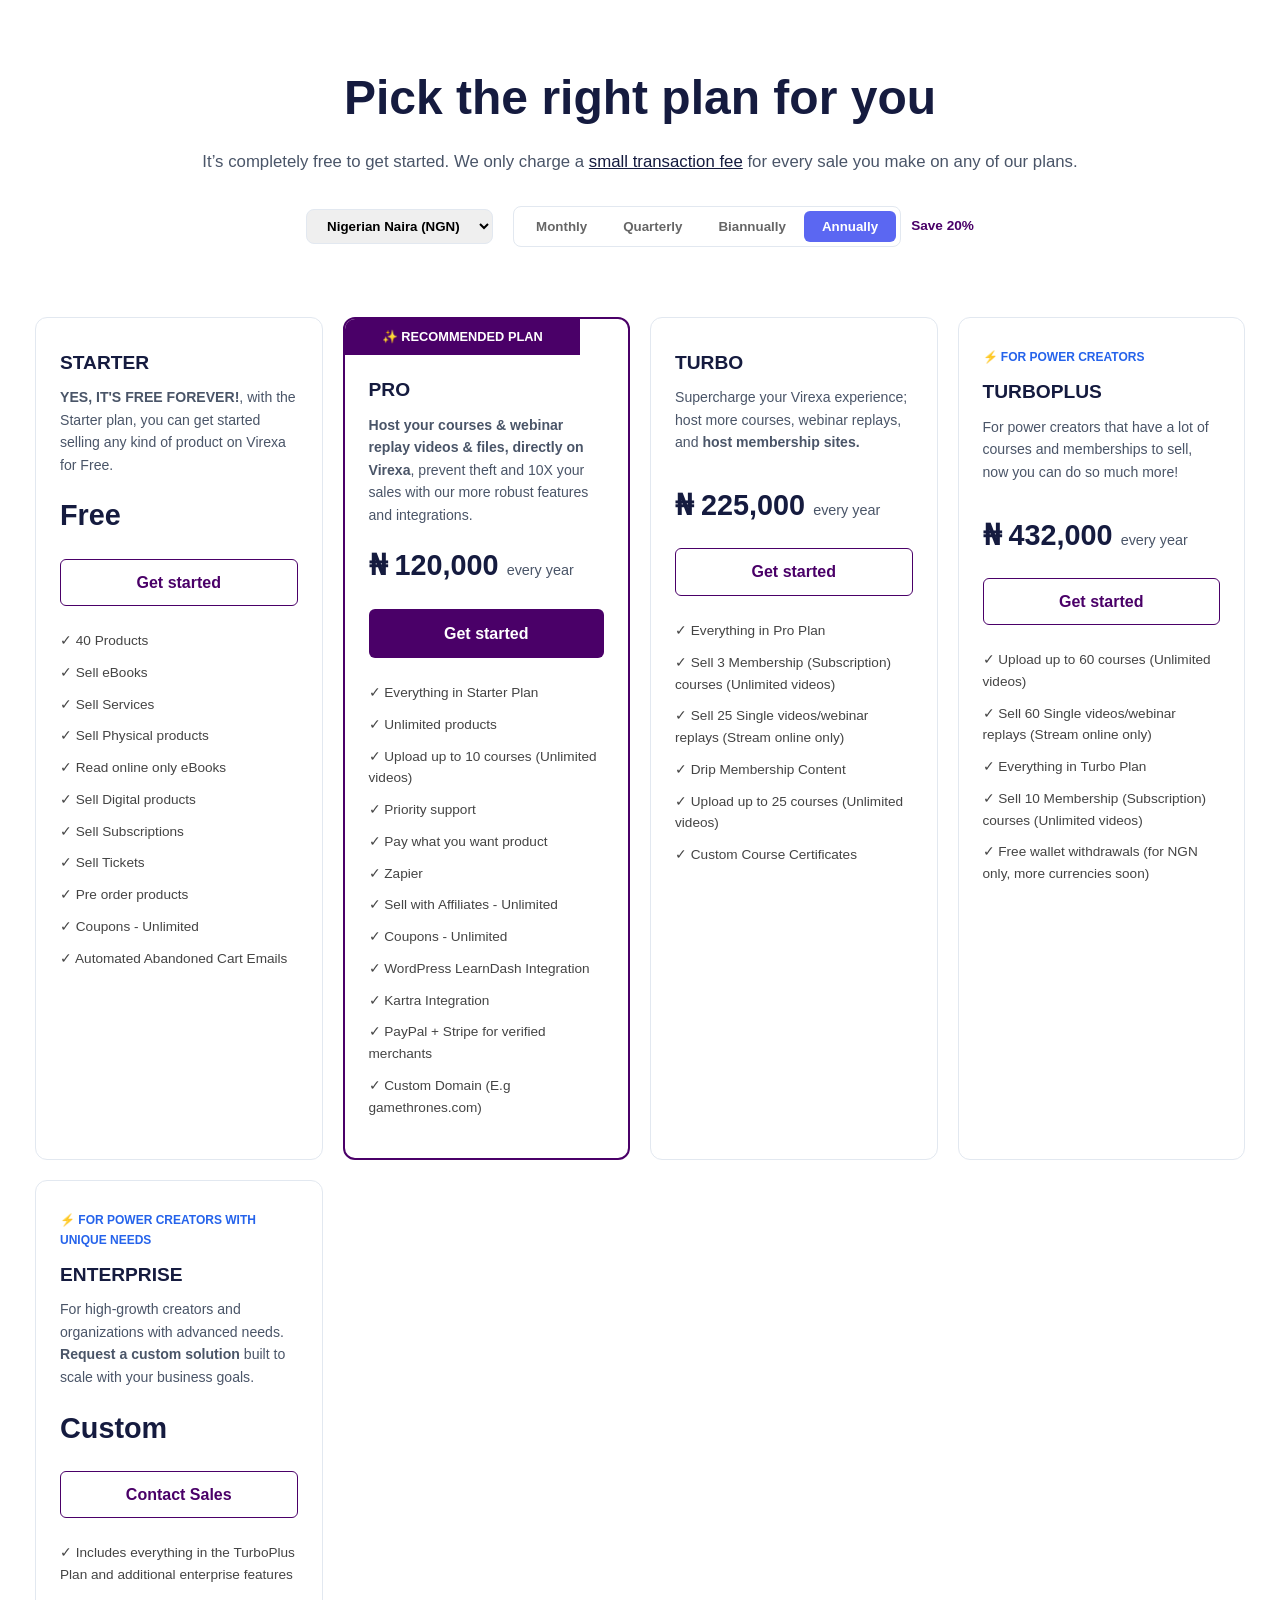
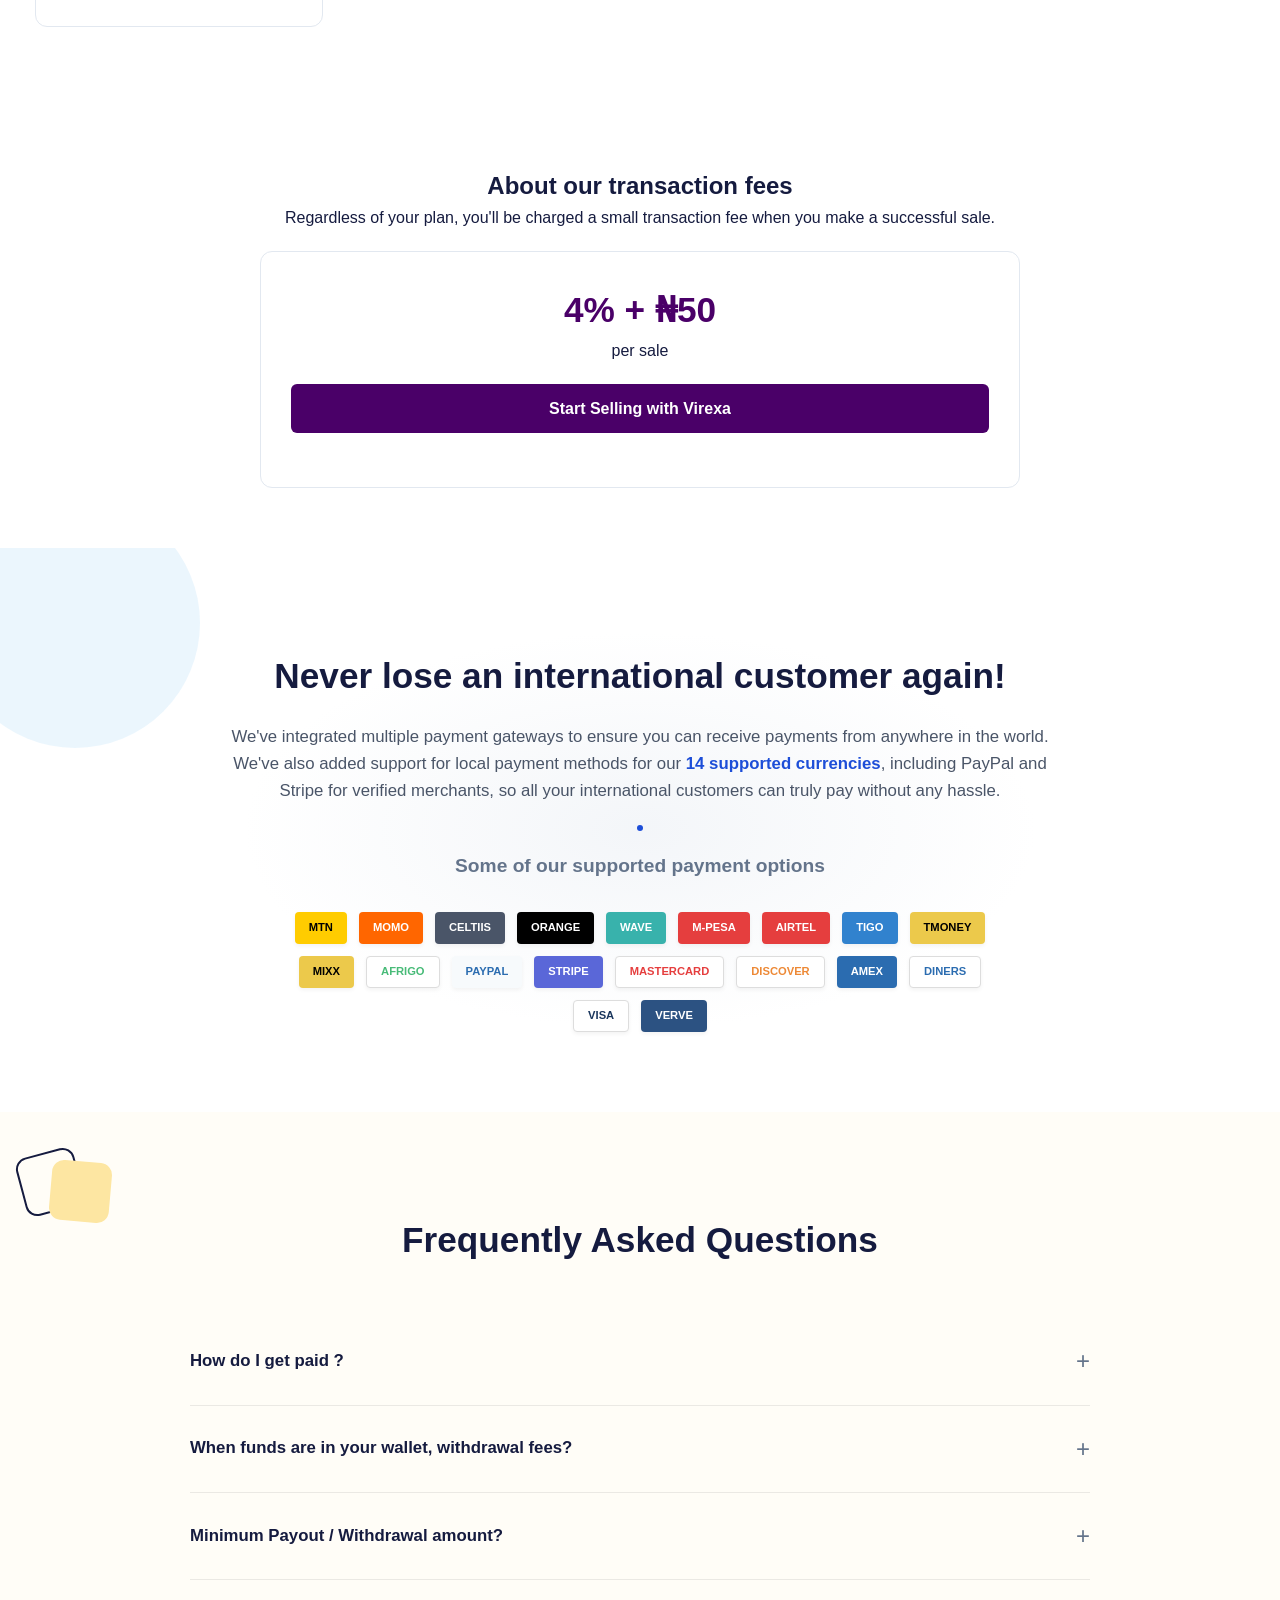
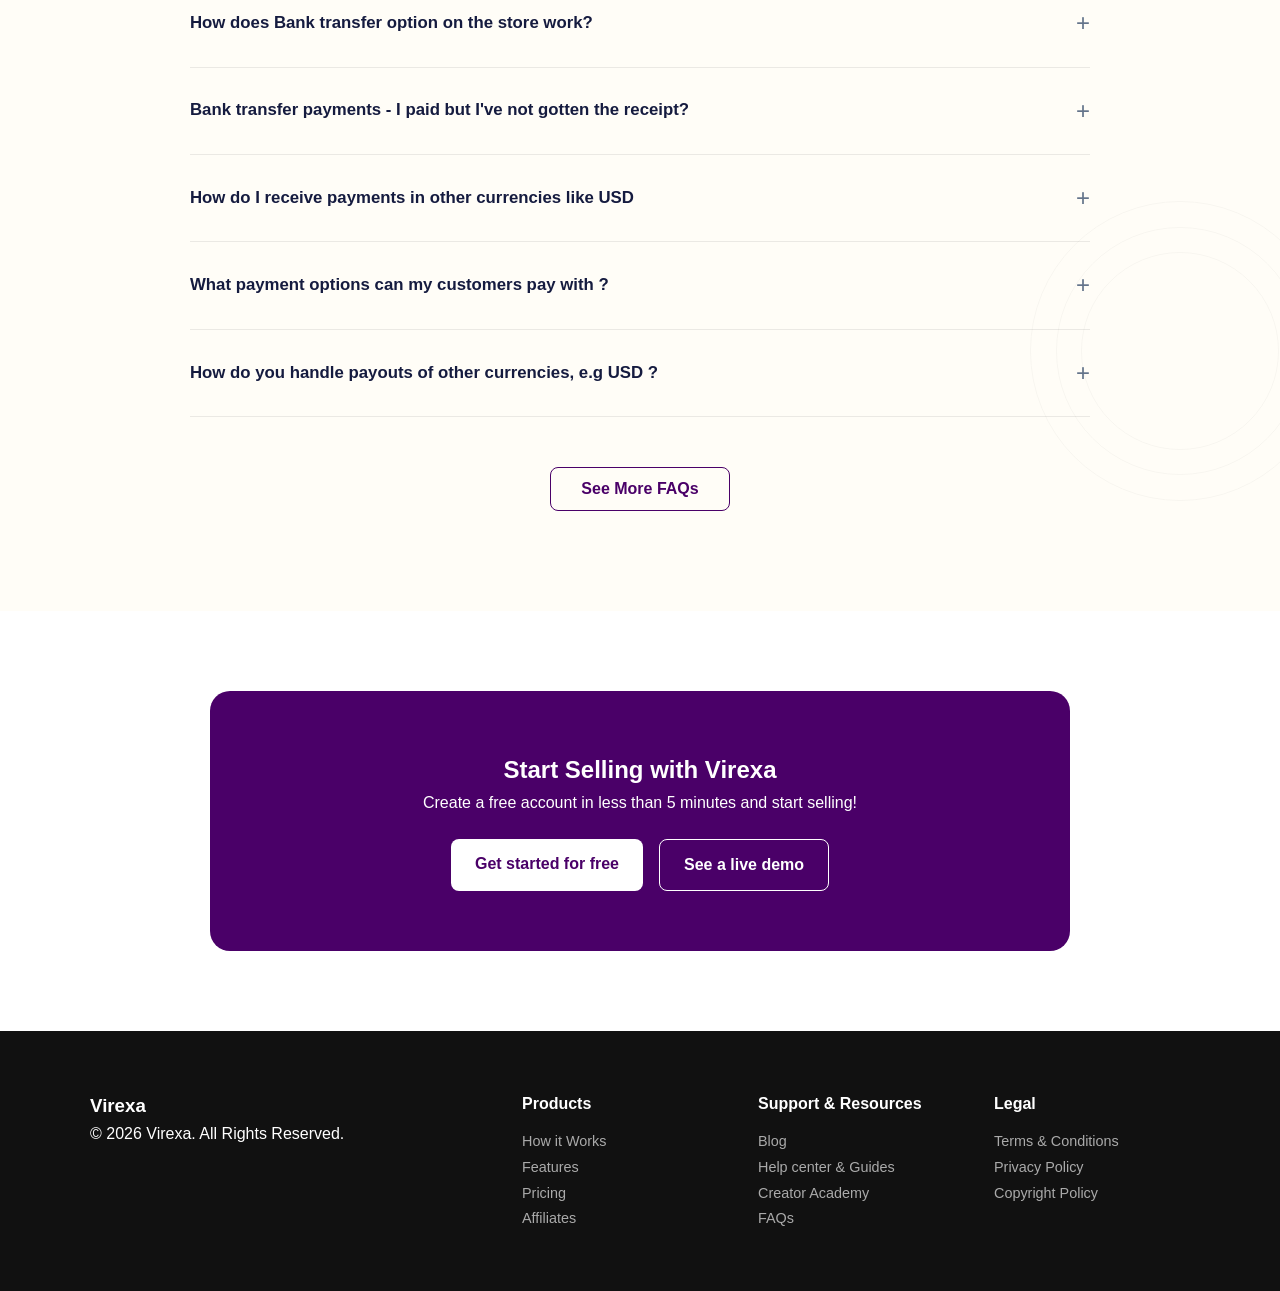
<file: pages/pricing.html>
<!DOCTYPE html>
<html lang="en">
<head>
  <meta charset="UTF-8" />
  <meta name="viewport" content="width=device-width, initial-scale=1.0" />
  <title>Pricing - Virexa</title>
  <link rel="icon" type="image/jpg" href="/img/logo.jpg">
  <link rel="stylesheet" href="/style.css" />
</head>
<body>

  <!-- HERO SECTION -->
  <section class="pricing-hero">
    <h1>Pick the right plan for you</h1>
    <p class="hero-subtext">
      It’s completely free to get started. We only charge a <a href="#fees" class="inline-link">small transaction fee</a> for every sale you make on any of our plans.
    </p>

    <!-- CONTROLS -->
    <div class="pricing-controls">
      <div class="currency-dropdown">
        <span class="flag-icon"></span>
        <select id="currency-select">
          <option value="NGN">Nigerian Naira (NGN)</option>
        </select>
      </div>

      <div class="billing-tabs-wrapper">
        <div class="billing-tabs">
          <button class="tab-btn" data-plan="monthly">Monthly</button>
          <button class="tab-btn" data-plan="quarterly">Quarterly</button>
          <button class="tab-btn" data-plan="biannually">Biannually</button>
          <button class="tab-btn active" data-plan="annually">Annually</button>
        </div>
        <div class="save-badge">Save 20%</div>
      </div>
    </div>
  </section>

  <!-- PRICING TIERS -->
  <section class="pricing-cards-section">
    <div class="pricing-grid">

      <!-- STARTER -->
      <div class="plan-card">
        <div class="plan-header">
          <h3 class="plan-title">STARTER</h3>
          <p class="plan-desc">
            <strong>YES, IT'S FREE FOREVER!</strong>, with the Starter plan, you can get started selling any kind of product on Virexa for Free.
          </p>
          <div class="price">Free</div>
        </div>
        <a href="#" class="btn-card-outline">Get started</a>
        <ul class="features-list">
          <li>✓ 40 Products</li>
          <li>✓ Sell eBooks</li>
          <li>✓ Sell Services</li>
          <li>✓ Sell Physical products</li>
          <li>✓ Read online only eBooks</li>
          <li>✓ Sell Digital products</li>
          <li>✓ Sell Subscriptions</li>
          <li>✓ Sell Tickets</li>
          <li>✓ Pre order products</li>
          <li>✓ Coupons - Unlimited</li>
          <li>✓ Automated Abandoned Cart Emails</li>
        </ul>
      </div>

      <!-- PRO -->
      <div class="plan-card featured">
        <div class="recommended-header">✨ RECOMMENDED PLAN</div>
        <div class="plan-header">
          <h3 class="plan-title">PRO</h3>
          <p class="plan-desc">
            <strong>Host your courses & webinar replay videos & files, directly on Virexa</strong>, prevent theft and 10X your sales with our more robust features and integrations.
          </p>
          <div class="price">
            <span id="pro-price">₦ 120,000</span> <span id="pro-period" class="period">every year</span>
          </div>
        </div>
        <a href="#" class="btn-card-primary">Get started</a>
        <ul class="features-list">
          <li>✓ Everything in Starter Plan</li>
          <li>✓ Unlimited products</li>
          <li>✓ Upload up to 10 courses (Unlimited videos)</li>
          <li>✓ Priority support</li>
          <li>✓ Pay what you want product</li>
          <li>✓ Zapier</li>
          <li>✓ Sell with Affiliates - Unlimited</li>
          <li>✓ Coupons - Unlimited</li>
          <li>✓ WordPress LearnDash Integration</li>
          <li>✓ Kartra Integration</li>
          <li>✓ PayPal + Stripe for verified merchants</li>
          <li>✓ Custom Domain (E.g gamethrones.com)</li>
        </ul>
      </div>

      <!-- TURBO -->
      <div class="plan-card">
        <div class="plan-header">
          <h3 class="plan-title">TURBO</h3>
          <p class="plan-desc">
            Supercharge your Virexa experience; host more courses, webinar replays, and <strong>host membership sites.</strong>
          </p>
          <div class="price">
            <span id="turbo-price">₦ 225,000</span> <span id="turbo-period" class="period">every year</span>
          </div>
        </div>
        <a href="#" class="btn-card-outline">Get started</a>
        <ul class="features-list">
          <li>✓ Everything in Pro Plan</li>
          <li>✓ Sell 3 Membership (Subscription) courses (Unlimited videos)</li>
          <li>✓ Sell 25 Single videos/webinar replays (Stream online only)</li>
          <li>✓ Drip Membership Content</li>
          <li>✓ Upload up to 25 courses (Unlimited videos)</li>
          <li>✓ Custom Course Certificates</li>
        </ul>
      </div>

      <!-- TURBOPLUS -->
      <div class="plan-card">
        <div class="badge-power">⚡ FOR POWER CREATORS</div>
        <div class="plan-header">
          <h3 class="plan-title">TURBOPLUS</h3>
          <p class="plan-desc">
            For power creators that have a lot of courses and memberships to sell, now you can do so much more!
          </p>
          <div class="price">
            <span id="turboplus-price">₦ 432,000</span> <span id="turboplus-period" class="period">every year</span>
          </div>
        </div>
        <a href="#" class="btn-card-outline">Get started</a>
        <ul class="features-list">
          <li>✓ Upload up to 60 courses (Unlimited videos)</li>
          <li>✓ Sell 60 Single videos/webinar replays (Stream online only)</li>
          <li>✓ Everything in Turbo Plan</li>
          <li>✓ Sell 10 Membership (Subscription) courses (Unlimited videos)</li>
          <li>✓ Free wallet withdrawals (for NGN only, more currencies soon)</li>
        </ul>
      </div>

      <!-- ENTERPRISE / CUSTOM -->
      <div class="plan-card">
        <div class="badge-power">⚡ FOR POWER CREATORS WITH UNIQUE NEEDS</div>
        <div class="plan-header">
          <h3 class="plan-title">ENTERPRISE</h3>
          <p class="plan-desc">
            For high-growth creators and organizations with advanced needs. <strong>Request a custom solution</strong> built to scale with your business goals.
          </p>
          <div class="price">Custom</div>
        </div>
        <a href="#" class="btn-card-outline">Contact Sales</a>
        <ul class="features-list">
          <li>✓ Includes everything in the TurboPlus Plan and additional enterprise features</li>
        </ul>
      </div>

    </div>
  </section>

  <!-- TRANSACTION FEES -->
  <section id="fees" class="fees-section">
    <h2>About our transaction fees</h2>
    <p>Regardless of your plan, you'll be charged a small transaction fee when you make a successful sale.</p>
    <div class="fee-card">
      <div class="fee-rate">4% + ₦50</div>
      <div class="fee-sub">per sale</div>
      <a href="/pages/start selling.html" class="btn-card-primary">Start Selling with Virexa</a>
    </div>
  </section>

  <!-- INTERNATIONAL CUSTOMER SECTION (From Screenshot 110) -->
  <section class="international-section">
    <div class="international-container">
      <h2>Never lose an international customer again!</h2>
      <p class="international-desc">
        We've integrated multiple payment gateways to ensure you can receive payments from anywhere in the world. We've also added support for local payment methods for our <span class="highlight-blue">14 supported currencies</span>, including PayPal and Stripe for verified merchants, so all your international customers can truly pay without any hassle.
      </p>
      <div class="dot-separator"></div>
      <h3>Some of our supported payment options</h3>
      
      <div class="payment-logos">
        <!-- Placeholders for the payment provider logos seen in the screenshot -->
        <span class="pay-badge" style="background:#ffcc00; color:#000;">MTN</span>
        <span class="pay-badge" style="background:#ff6600; color:#fff;">MoMo</span>
        <span class="pay-badge" style="background:#4a5568; color:#fff;">celtiis</span>
        <span class="pay-badge" style="background:#000000; color:#fff;">Orange</span>
        <span class="pay-badge" style="background:#38b2ac; color:#fff;">wave</span>
        <span class="pay-badge" style="background:#e53e3e; color:#fff;">m-pesa</span>
        <span class="pay-badge" style="background:#e53e3e; color:#fff;">airtel</span>
        <span class="pay-badge" style="background:#3182ce; color:#fff;">tigo</span>
        <span class="pay-badge" style="background:#ecc94b; color:#000;">Tmoney</span>
        <span class="pay-badge" style="background:#ecc94b; color:#000;">Mixx</span>
        <span class="pay-badge" style="background:#fff; border: 1px solid #ddd; color:#48bb78;">AFRIGO</span>
        <span class="pay-badge" style="background:#f7fafc; color:#2b6cb0;">PayPal</span>
        <span class="pay-badge" style="background:#5a67d8; color:#fff;">stripe</span>
        <span class="pay-badge" style="background:#fff; border: 1px solid #ddd; color:#e53e3e;">Mastercard</span>
        <span class="pay-badge" style="background:#fff; border: 1px solid #ddd; color:#ed8936;">Discover</span>
        <span class="pay-badge" style="background:#2b6cb0; color:#fff;">AMEX</span>
        <span class="pay-badge" style="background:#fff; border: 1px solid #ddd; color:#2b6cb0;">Diners</span>
        <span class="pay-badge" style="background:#fff; border: 1px solid #ddd; color:#1a365d;">VISA</span>
        <span class="pay-badge" style="background:#2c5282; color:#fff;">Verve</span>
      </div>
    </div>
  </section>

  <!-- FAQ SECTION (From Screenshot 111) -->
  <section class="faq-section-new">
    <div class="faq-decor-top-left"></div>
    <div class="faq-decor-bottom-right"></div>
    
    <div class="faq-container">
      <h2>Frequently Asked Questions</h2>
      <div class="faq-list">
        <div class="faq-item">
          <span>How do I get paid ?</span> 
          <span class="plus-icon">+</span>
        </div>
        <div class="faq-item">
          <span>When funds are in your wallet, withdrawal fees?</span> 
          <span class="plus-icon">+</span>
        </div>
        <div class="faq-item">
          <span>Minimum Payout / Withdrawal amount?</span> 
          <span class="plus-icon">+</span>
        </div>
        <div class="faq-item">
          <span>How does Bank transfer option on the store work?</span> 
          <span class="plus-icon">+</span>
        </div>
        <div class="faq-item">
          <span>Bank transfer payments - I paid but I've not gotten the receipt?</span> 
          <span class="plus-icon">+</span>
        </div>
        <div class="faq-item">
          <span>How do I receive payments in other currencies like USD</span> 
          <span class="plus-icon">+</span>
        </div>
        <div class="faq-item">
          <span>What payment options can my customers pay with ?</span> 
          <span class="plus-icon">+</span>
        </div>
        <div class="faq-item">
          <span>How do you handle payouts of other currencies, e.g USD ?</span> 
          <span class="plus-icon">+</span>
        </div>
      </div>
      
      <div class="faq-action">
        <button class="btn-more-faq">See More FAQs</button>
      </div>
    </div>
  </section>

  <!-- CTA BANNER -->
  <section class="cta-banner-wrapper">
    <div class="cta-card">
      <h2>Start Selling with Virexa</h2>
      <p>Create a free account in less than 5 minutes and start selling!</p>
      <div class="cta-buttons">
        <a href="/pages/start selling.html" class="btn-white">Get started for free</a>
        <a href="/pages/see live demo.html" class="btn-transparent">See a live demo</a>
      </div>
    </div>
  </section>

  <!-- FOOTER -->
  <footer class="dark-footer">
    <div class="footer-container">
      <div class="footer-brand">
        <h3 class="footer-logo">Virexa</h3>
        <p class="brand-desc">© 2026 Virexa. All Rights Reserved.</p>
      </div>
      <div class="footer-col">
        <h4>Products</h4>
        <ul>
          <li><a href="#">How it Works</a></li>
          <li><a href="#">Features</a></li>
          <li><a href="#">Pricing</a></li>
          <li><a href="#">Affiliates</a></li>
        </ul>
      </div>
      <div class="footer-col">
        <h4>Support & Resources</h4>
        <ul>
          <li><a href="#">Blog</a></li>
          <li><a href="#">Help center & Guides</a></li>
          <li><a href="#">Creator Academy</a></li>
          <li><a href="#">FAQs</a></li>
        </ul>
      </div>
      <div class="footer-col">
        <h4>Legal</h4>
        <ul>
          <li><a href="#">Terms & Conditions</a></li>
          <li><a href="#">Privacy Policy</a></li>
          <li><a href="#">Copyright Policy</a></li>
        </ul>
      </div>
    </div>
  </footer>

  <script>
    const rates = {
      monthly: { pro: "₦ 12,000", proP: "every month", turbo: "₦ 22,500", turboP: "every month", turboplus: "₦ 45,000", turboplusP: "every month" },
      quarterly: { pro: "₦ 33,000", proP: "every 3 months", turbo: "₦ 63,000", turboP: "every 3 months", turboplus: "₦ 120,000", turboplusP: "every 3 months" },
      biannually: { pro: "₦ 67,500", proP: "every 6 months", turbo: "₦ 127,500", turboP: "every 6 months", turboplus: "₦ 240,000", turboplusP: "every 6 months" },
      annually: { pro: "₦ 120,000", proP: "every year", turbo: "₦ 225,000", turboP: "every year", turboplus: "₦ 432,000", turboplusP: "every year" }
    };

    const tabs = document.querySelectorAll('.tab-btn');
    tabs.forEach(tab => {
      tab.addEventListener('click', () => {
        tabs.forEach(t => t.classList.remove('active'));
        tab.classList.add('active');
        const plan = tab.getAttribute('data-plan');
        document.getElementById('pro-price').innerText = rates[plan].pro;
        document.getElementById('pro-period').innerText = rates[plan].proP;
        document.getElementById('turbo-price').innerText = rates[plan].turbo;
        document.getElementById('turbo-period').innerText = rates[plan].turboP;
        document.getElementById('turboplus-price').innerText = rates[plan].turboplus;
        document.getElementById('turboplus-period').innerText = rates[plan].turboplusP;
      });
    });
  </script>
</body>
</html>
</file>
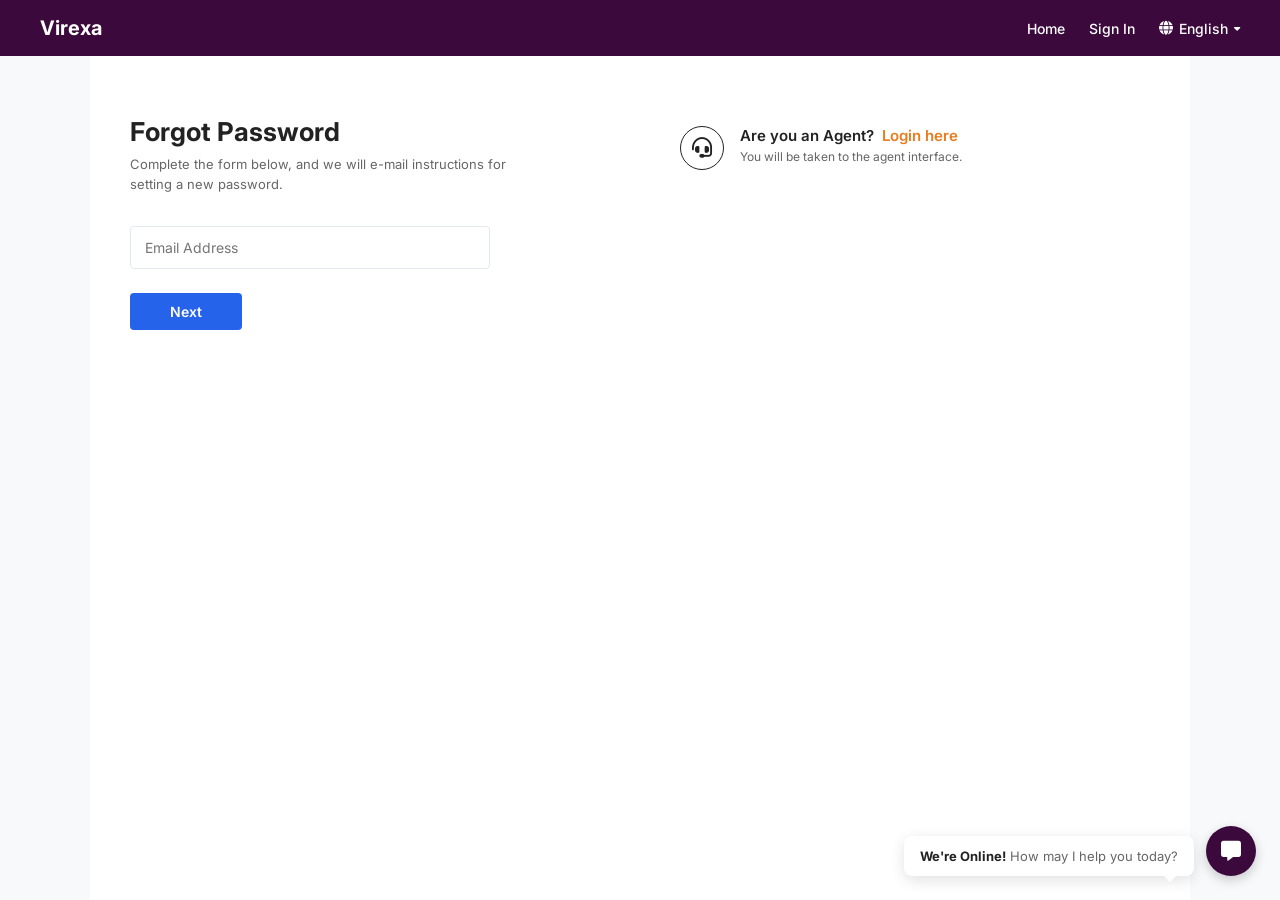
<file: pages/reset pass.html>
<!DOCTYPE html>
<html lang="en">
<head>
    <meta charset="UTF-8">
    <meta name="viewport" content="width=device-width, initial-scale=1.0">
    <title>Virexa | Forgot Password</title>
    <link rel="icon" type="image/jpg" href="/img/logo.jpg">
    <link href="https://fonts.googleapis.com/css2?family=Inter:wght@400;500;600;700&display=swap" rel="stylesheet">
    <link href="https://cdnjs.cloudflare.com/ajax/libs/font-awesome/6.4.0/css/all.min.css" rel="stylesheet">
    
    <style>
        :root {
            --virexa-purple: #3b093c;
            --btn-blue: #2563eb;
            --btn-blue-hover: #1d4ed8;
            --text-main: #222222;
            --text-muted: #666666;
            --accent-orange: #e87c1e;
            --bg-light: #f8f9fa;
            --border-color: #e2e8f0;
        }

        * {
            box-sizing: border-box;
            margin: 0;
            padding: 0;
            font-family: 'Inter', sans-serif;
        }

        body {
            background-color: var(--bg-light);
            color: var(--text-main);
            min-height: 100vh;
            display: flex;
            flex-direction: column;
        }

        /* --- Header Navigation --- */
        header {
            background-color: var(--virexa-purple);
            color: #ffffff;
            padding: 16px 40px;
        }

        .header-inner {
            max-width: 1200px;
            margin: 0 auto;
            display: flex;
            justify-content: space-between;
            align-items: center;
        }

        .logo-area {
            display: flex;
            align-items: center;
            gap: 10px;
            text-decoration: none;
            color: #ffffff;
        }

        .logo-badge {
            background-color: rgba(255, 255, 255, 0.15);
            padding: 4px 10px;
            border-radius: 6px;
            font-family: 'Brush Script MT', cursive;
            font-size: 18px;
        }

        .logo-text {
            font-size: 20px;
            font-weight: 700;
        }

        .nav-links {
            display: flex;
            align-items: center;
            gap: 24px;
            font-size: 14px;
            font-weight: 500;
        }

        .nav-links a {
            color: #ffffff;
            text-decoration: none;
            transition: opacity 0.2s;
        }

        .nav-links a:hover {
            opacity: 0.8;
        }

        /* Language Selector Dropdown */
        .lang-dropdown {
            position: relative;
            cursor: pointer;
            display: flex;
            align-items: center;
            gap: 6px;
            font-size: 14px;
        }

        .lang-menu {
            position: absolute;
            top: 100%;
            right: 0;
            margin-top: 8px;
            background: #ffffff;
            border-radius: 6px;
            box-shadow: 0 4px 15px rgba(0, 0, 0, 0.15);
            min-width: 130px;
            display: none;
            flex-direction: column;
            overflow: hidden;
            z-index: 100;
        }

        .lang-menu.show {
            display: flex;
        }

        .lang-menu button {
            background: none;
            border: none;
            padding: 10px 16px;
            text-align: left;
            width: 100%;
            cursor: pointer;
            font-size: 13px;
            color: var(--text-main);
        }

        .lang-menu button:hover {
            background: var(--bg-light);
        }

        /* --- Main Content Area --- */
        .main-container {
            max-width: 1100px;
            margin: 0 auto;
            width: 100%;
            padding: 60px 40px;
            flex: 1;
            background: #ffffff;
        }

        .auth-grid {
            display: grid;
            grid-template-columns: 1fr 1fr;
            gap: 80px;
            align-items: start;
        }

        /* Left Side: Form */
        .form-section h1 {
            font-size: 26px;
            font-weight: 700;
            margin-bottom: 8px;
        }

        .form-section .subtitle {
            font-size: 13px;
            color: var(--text-muted);
            margin-bottom: 32px;
            line-height: 1.5;
            max-width: 420px;
        }

        .input-group {
            margin-bottom: 24px;
        }

        .input-group input {
            width: 100%;
            max-width: 360px;
            padding: 12px 14px;
            border: 1px solid var(--border-color);
            border-radius: 4px;
            font-size: 14px;
            outline: none;
            transition: border-color 0.2s;
        }

        .input-group input:focus {
            border-color: var(--btn-blue);
        }

        .btn-next {
            background-color: var(--btn-blue);
            color: #ffffff;
            border: none;
            padding: 10px 40px;
            border-radius: 4px;
            font-size: 14px;
            font-weight: 600;
            cursor: pointer;
            transition: background 0.2s;
        }

        .btn-next:hover {
            background-color: var(--btn-blue-hover);
        }

        /* Right Side: Options List */
        .options-section {
            padding-top: 10px;
        }

        .option-item {
            display: flex;
            align-items: flex-start;
            gap: 16px;
        }

        .option-icon {
            width: 44px;
            height: 44px;
            border: 1.5px solid var(--text-main);
            border-radius: 50%;
            display: flex;
            align-items: center;
            justify-content: center;
            font-size: 20px;
            flex-shrink: 0;
        }

        .option-content h3 {
            font-size: 15px;
            font-weight: 600;
            margin-bottom: 4px;
        }

        .option-content h3 a {
            color: var(--accent-orange);
            text-decoration: none;
            margin-left: 4px;
        }

        .option-content h3 a:hover {
            text-decoration: underline;
        }

        .option-content p {
            font-size: 12px;
            color: var(--text-muted);
            line-height: 1.4;
        }

        /* --- Floating Chat Widget --- */
        .chat-widget {
            position: fixed;
            bottom: 24px;
            right: 24px;
            display: flex;
            align-items: flex-end;
            gap: 12px;
            z-index: 1000;
        }

        .chat-bubble {
            background: #ffffff;
            padding: 12px 16px;
            border-radius: 8px;
            box-shadow: 0 4px 15px rgba(0,0,0,0.12);
            font-size: 13px;
            position: relative;
        }

        .chat-bubble::after {
            content: '';
            position: absolute;
            bottom: -6px;
            right: 18px;
            border-width: 6px 6px 0;
            border-style: solid;
            border-color: #ffffff transparent transparent transparent;
        }

        .chat-btn {
            width: 50px;
            height: 50px;
            background-color: var(--virexa-purple);
            border-radius: 50%;
            display: flex;
            align-items: center;
            justify-content: center;
            color: #ffffff;
            font-size: 20px;
            cursor: pointer;
            box-shadow: 0 4px 12px rgba(0,0,0,0.2);
        }

        @media (max-width: 768px) {
            .auth-grid {
                grid-template-columns: 1fr;
                gap: 40px;
            }
        }
    </style>
</head>
<body>

    <!-- Header Navigation Bar -->
    <header>
        <div class="header-inner">
            <a href="index.html" class="logo-area">
                <div class="logo-text">Virexa</div>
            </a>

            <nav class="nav-links">
                <a href="/index.html" data-i18n="nav_home">Home</a>
                <a href="/pages/SS.html" data-i18n="nav_signin">Sign In</a>
               
                <!-- Language Selector -->
                <div class="lang-dropdown" id="langToggle">
                    <i class="fas fa-globe"></i>
                    <span id="currentLangText">English</span>
                    <i class="fas fa-caret-down" style="font-size: 10px;"></i>

                    <div class="lang-menu" id="langMenu">
                        <button onclick="changeLanguage('en')">English</button>
                        <button onclick="changeLanguage('fr')">Français (French)</button>
                        <button onclick="changeLanguage('es')">Español (Spanish)</button>
                    </div>
                </div>
            </nav>
        </div>
    </header>

    <!-- Main Forgot Password Interface -->
    <main class="main-container">
        <div class="auth-grid">
            
            <!-- Left Side: Form -->
            <div class="form-section">
                <h1 data-i18n="heading_forgot">Forgot Password</h1>
                <p class="subtitle" data-i18n="sub_instruction">
                    Complete the form below, and we will e-mail instructions for setting a new password.
                </p>

                <form onsubmit="event.preventDefault(); alert('Password reset link sent!');">
                    <div class="input-group">
                        <input type="email" placeholder="Email Address" required data-i18n-placeholder="email_ph">
                    </div>
                    <button type="submit" class="btn-next" data-i18n="btn_next">Next</button>
                </form>
            </div>

            <!-- Right Side: Agent Link -->
            <div class="options-section">
                <div class="option-item">
                    <div class="option-icon">
                        <i class="fas fa-headset"></i>
                    </div>
                    <div class="option-content">
                        <h3>
                            <span data-i18n="agent_q">Are you an Agent?</span>
                            <a href="#" data-i18n="login_here">Login here</a>
                        </h3>
                        <p data-i18n="agent_desc">You will be taken to the agent interface.</p>
                    </div>
                </div>
            </div>

        </div>
    </main>

    <!-- Floating Chat Element -->
    <div class="chat-widget">
        <div class="chat-bubble">
            <strong data-i18n="chat_online">We're Online!</strong>
            <span style="color: var(--text-muted);" data-i18n="chat_help">How may I help you today?</span>
        </div>
        <div class="chat-btn">
            <i class="fas fa-comment-alt"></i>
        </div>
    </div>

    <!-- Language Translation Script -->
    <script>
        // Language Dropdown Toggle
        const langToggle = document.getElementById('langToggle');
        const langMenu = document.getElementById('langMenu');

        langToggle.addEventListener('click', (e) => {
            e.stopPropagation();
            langMenu.classList.toggle('show');
        });

        document.addEventListener('click', () => {
            langMenu.classList.remove('show');
        });

        // Dictionary
        const translations = {
            en: {
                nav_home: "Home", nav_my_area: "My Area", nav_kb: "Knowledge Base", nav_signin: "Sign In",
                heading_forgot: "Forgot Password",
                sub_instruction: "Complete the form below, and we will e-mail instructions for setting a new password.",
                email_ph: "Email Address", btn_next: "Next",
                agent_q: "Are you an Agent?", login_here: "Login here",
                agent_desc: "You will be taken to the agent interface.",
                chat_online: "We're Online!", chat_help: "How may I help you today?",
                lang_display: "English"
            },
            fr: {
                nav_home: "Accueil", nav_my_area: "Mon Espace", nav_kb: "Base de connaissances", nav_signin: "Se Connecter",
                heading_forgot: "Mot de passe oublié",
                sub_instruction: "Remplissez le formulaire ci-dessous et nous vous enverrons par e-mail les instructions pour définir un nouveau mot de passe.",
                email_ph: "Adresse e-mail", btn_next: "Suivant",
                agent_q: "Êtes-vous un agent ?", login_here: "Connectez-vous ici",
                agent_desc: "Vous serez redirigé vers l'interface agent.",
                chat_online: "Nous sommes en ligne !", chat_help: "Comment puis-je vous aider aujourd'hui ?",
                lang_display: "Français"
            },
            es: {
                nav_home: "Inicio", nav_my_area: "Mi Área", nav_kb: "Base de conocimientos", nav_signin: "Iniciar Sesión",
                heading_forgot: "Contraseña olvidada",
                sub_instruction: "Complete el siguiente formulario y le enviaremos por correo electrónico las instrucciones para configurar una nueva contraseña.",
                email_ph: "Correo electrónico", btn_next: "Siguiente",
                agent_q: "¿Eres un agente?", login_here: "Inicia sesión aquí",
                agent_desc: "Serás llevado a la interfaz de agente.",
                chat_online: "¡Estamos en línea!", chat_help: "¿Cómo puedo ayudarle hoy?",
                lang_display: "Español"
            }
        };

        function changeLanguage(langCode) {
            const dict = translations[langCode];

            document.querySelectorAll('[data-i18n]').forEach(el => {
                const key = el.getAttribute('data-i18n');
                if (dict[key]) el.textContent = dict[key];
            });

            document.querySelectorAll('[data-i18n-placeholder]').forEach(el => {
                const key = el.getAttribute('data-i18n-placeholder');
                if (dict[key]) el.setAttribute('placeholder', dict[key]);
            });

            document.getElementById('currentLangText').textContent = dict['lang_display'];
        }
    </script>
</body>
</html>
</file>
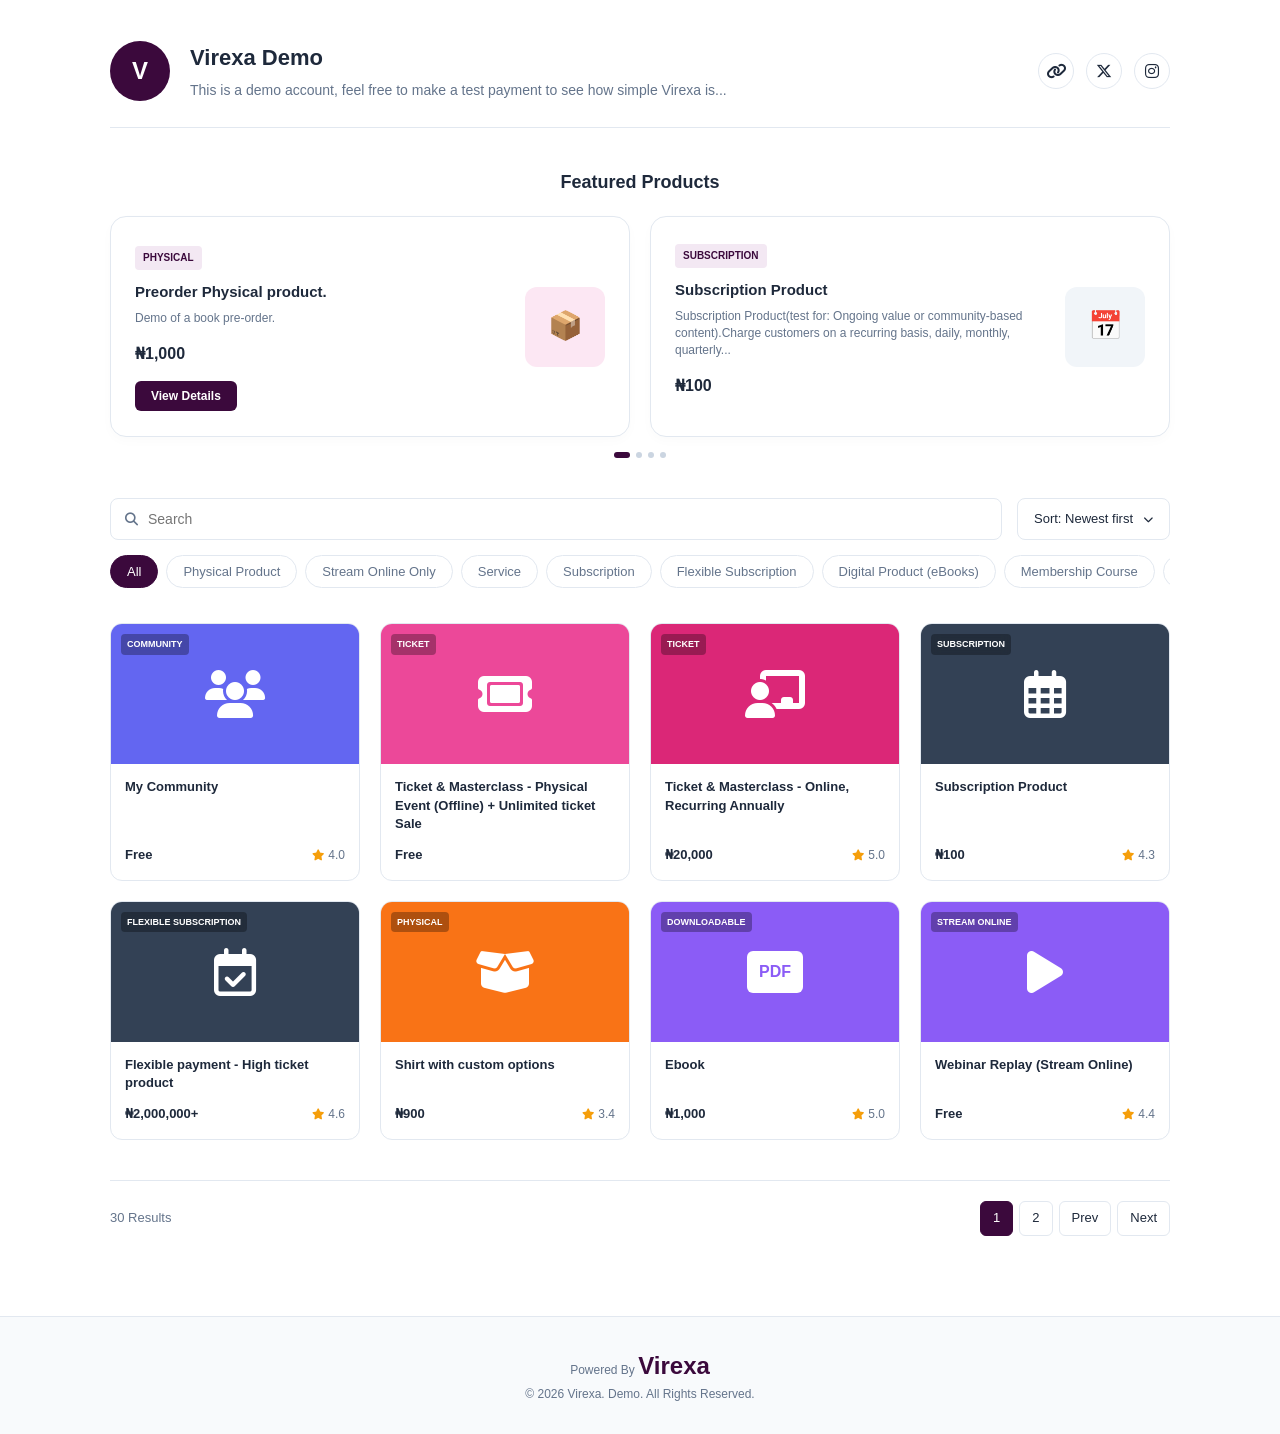
<file: pages/see live demo.html>
<!DOCTYPE html>
<html lang="en">
<head>
  <meta charset="UTF-8" />
  <meta name="viewport" content="width=device-width, initial-scale=1.0" />
  <title>Virexa Demo Store</title>
  <link rel="icon" type="image/jpg" href="/img/logo.jpg">
  <link rel="stylesheet" href="/index.css" />
  <!-- FontAwesome for Icons -->
  <link rel="stylesheet" href="https://cdnjs.cloudflare.com/ajax/libs/font-awesome/6.4.0/css/all.min.css" />
</head>
<body>

  <main class="container">
    <!-- PROFILE SECTION -->
    <section class="profile-section">
      <div class="profile-info">
        <div class="avatar">V</div>
        <div class="profile-text">
          <h1>Virexa Demo</h1>
          <p>This is a demo account, feel free to make a test payment to see how simple Virexa is...</p>
        </div>
      </div>
      <div class="profile-socials">
        <a href="#"><i class="fa-solid fa-link"></i></a>
        <a href="#"><i class="fa-brands fa-x-twitter"></i></a>
        <a href="#"><i class="fa-brands fa-instagram"></i></a>
      </div>
    </section>

    <!-- FEATURED PRODUCTS -->
    <section class="featured-section">
      <h2 class="section-title">Featured Products</h2>
      <div class="featured-grid">
        
        <!-- Featured Card 1 -->
        <div class="featured-card">
          <div class="featured-content">
            <span class="badge">PHYSICAL</span>
            <h3>Preorder Physical product.</h3>
            <p>Demo of a book pre-order.</p>
            <div class="price">₦1,000</div>
            <button class="btn-view-details">View Details</button>
          </div>
          <div class="featured-image img-pink">
            <div class="box-icon">📦</div>
          </div>
        </div>

        <!-- Featured Card 2 -->
        <div class="featured-card">
          <div class="featured-content">
            <span class="badge">SUBSCRIPTION</span>
            <h3>Subscription Product</h3>
            <p>Subscription Product(test for: Ongoing value or community-based content).Charge customers on a recurring basis, daily, monthly, quarterly...</p>
            <div class="price">₦100</div>
          </div>
          <div class="featured-image img-dark">
            <div class="calendar-icon">📅</div>
          </div>
        </div>

      </div>
      <div class="pagination-dots">
        <span class="dot active"></span>
        <span class="dot"></span>
        <span class="dot"></span>
        <span class="dot"></span>
      </div>
    </section>

    <!-- SEARCH & FILTERS -->
    <section class="filters-section">
      <div class="search-sort-row">
        <div class="search-box">
          <i class="fa-solid fa-search"></i>
          <input type="text" placeholder="Search" />
        </div>
        <div class="sort-box">
          Sort: Newest first <i class="fa-solid fa-chevron-down text-small"></i>
        </div>
      </div>

      <div class="category-pills">
        <button class="pill active">All</button>
        <button class="pill">Physical Product</button>
        <button class="pill">Stream Online Only</button>
        <button class="pill">Service</button>
        <button class="pill">Subscription</button>
        <button class="pill">Flexible Subscription</button>
        <button class="pill">Digital Product (eBooks)</button>
        <button class="pill">Membership Course</button>
        <button class="pill">Ticket & Masterclass</button>
      </div>
    </section>

    <!-- PRODUCT GRID -->
    <section class="product-grid">
      <!-- Card 1 -->
      <div class="product-card">
        <div class="product-img-wrapper bg-purple">
          <span class="badge-overlay">COMMUNITY</span>
          <i class="fa-solid fa-users fa-3x text-white"></i>
        </div>
        <div class="product-details">
          <h4>My Community</h4>
          <div class="product-meta">
            <span class="price-small">Free</span>
            <span class="rating"><i class="fa-solid fa-star"></i> 4.0</span>
          </div>
        </div>
      </div>

      <!-- Card 2 -->
      <div class="product-card">
        <div class="product-img-wrapper bg-pink">
          <span class="badge-overlay">TICKET</span>
          <i class="fa-solid fa-ticket fa-3x text-white"></i>
        </div>
        <div class="product-details">
          <h4>Ticket & Masterclass - Physical Event (Offline) + Unlimited ticket Sale</h4>
          <div class="product-meta">
            <span class="price-small">Free</span>
            <span class="rating"></span>
          </div>
        </div>
      </div>

      <!-- Card 3 -->
      <div class="product-card">
        <div class="product-img-wrapper bg-pink-dark">
          <span class="badge-overlay">TICKET</span>
          <i class="fa-solid fa-chalkboard-user fa-3x text-white"></i>
        </div>
        <div class="product-details">
          <h4>Ticket & Masterclass - Online, Recurring Annually</h4>
          <div class="product-meta">
            <span class="price-small">₦20,000</span>
            <span class="rating"><i class="fa-solid fa-star"></i> 5.0</span>
          </div>
        </div>
      </div>

      <!-- Card 4 -->
      <div class="product-card">
        <div class="product-img-wrapper bg-dark">
          <span class="badge-overlay">SUBSCRIPTION</span>
          <i class="fa-regular fa-calendar-days fa-3x text-white"></i>
        </div>
        <div class="product-details">
          <h4>Subscription Product</h4>
          <div class="product-meta">
            <span class="price-small">₦100</span>
            <span class="rating"><i class="fa-solid fa-star"></i> 4.3</span>
          </div>
        </div>
      </div>

      <!-- Card 5 -->
      <div class="product-card">
        <div class="product-img-wrapper bg-dark">
          <span class="badge-overlay">FLEXIBLE SUBSCRIPTION</span>
          <i class="fa-regular fa-calendar-check fa-3x text-white"></i>
        </div>
        <div class="product-details">
          <h4>Flexible payment - High ticket product</h4>
          <div class="product-meta">
            <span class="price-small">₦2,000,000+</span>
            <span class="rating"><i class="fa-solid fa-star"></i> 4.6</span>
          </div>
        </div>
      </div>

      <!-- Card 6 -->
      <div class="product-card">
        <div class="product-img-wrapper bg-orange">
          <span class="badge-overlay">PHYSICAL</span>
          <i class="fa-solid fa-box-open fa-3x text-white"></i>
        </div>
        <div class="product-details">
          <h4>Shirt with custom options</h4>
          <div class="product-meta">
            <span class="price-small">₦900</span>
            <span class="rating"><i class="fa-solid fa-star"></i> 3.4</span>
          </div>
        </div>
      </div>

      <!-- Card 7 -->
      <div class="product-card">
        <div class="product-img-wrapper bg-purple-light">
          <span class="badge-overlay">DOWNLOADABLE</span>
          <div class="pdf-icon">PDF</div>
        </div>
        <div class="product-details">
          <h4>Ebook</h4>
          <div class="product-meta">
            <span class="price-small">₦1,000</span>
            <span class="rating"><i class="fa-solid fa-star"></i> 5.0</span>
          </div>
        </div>
      </div>
      
      <!-- Card 8 -->
      <div class="product-card">
        <div class="product-img-wrapper bg-purple-light">
          <span class="badge-overlay">STREAM ONLINE</span>
          <i class="fa-solid fa-play fa-3x text-white"></i>
        </div>
        <div class="product-details">
          <h4>Webinar Replay (Stream Online)</h4>
          <div class="product-meta">
            <span class="price-small">Free</span>
            <span class="rating"><i class="fa-solid fa-star"></i> 4.4</span>
          </div>
        </div>
      </div>
    </section>

    <!-- PAGINATION -->
    <div class="pagination-footer">
      <div class="result-count">30 Results</div>
      <div class="page-controls">
        <span class="page-num active">1</span>
        <span class="page-num">2</span>
        <span class="page-nav">Prev</span>
        <span class="page-nav">Next</span>
      </div>
    </div>
  </main>

  <footer class="demo-footer">
    Powered By <span class="footer-logo">Virexa</span> <br/>
    © 2026 Virexa. Demo. All Rights Reserved.
  </footer>

</body>
</html>
</file>
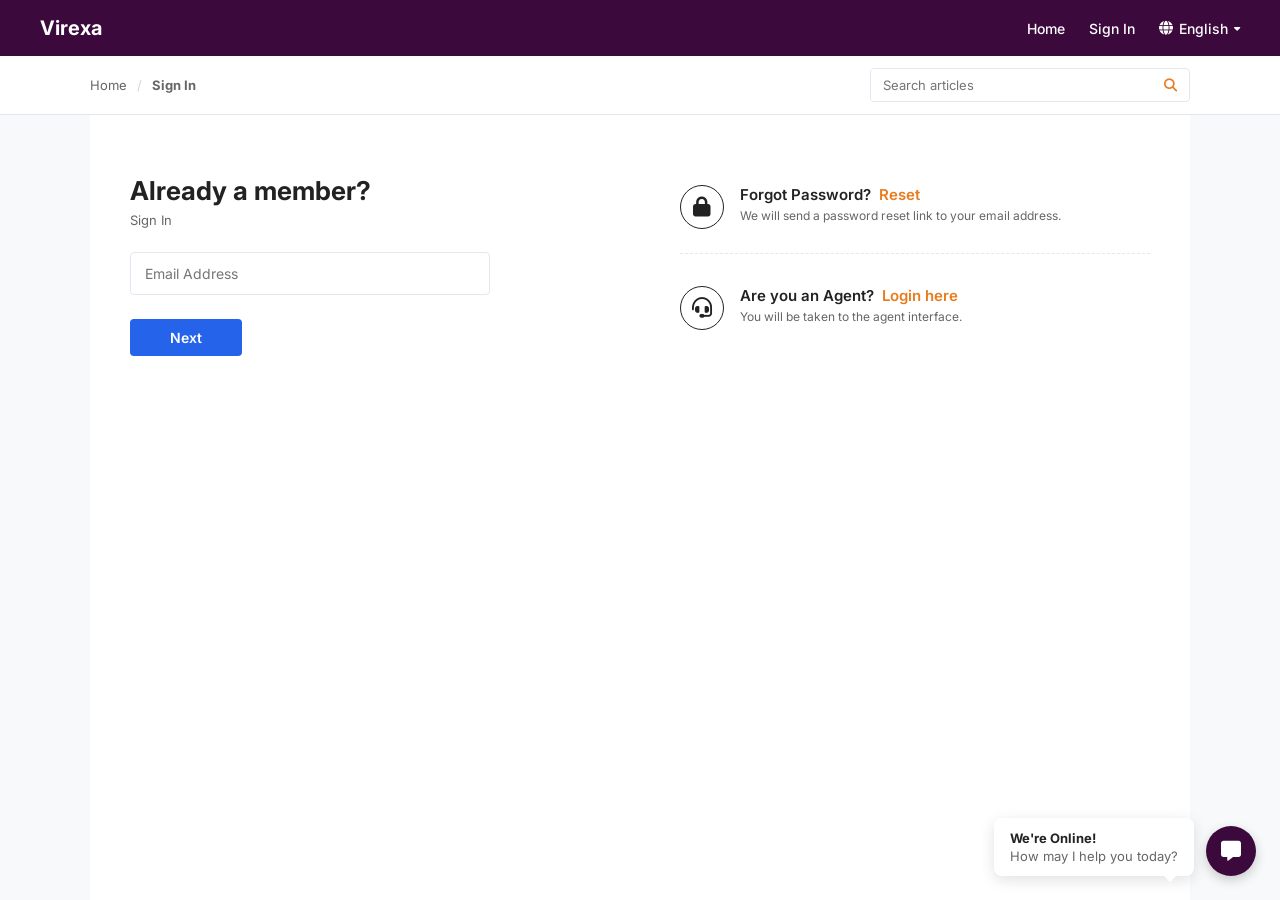
<file: pages/SS.html>
<!DOCTYPE html>
<html lang="en">
<head>
    <meta charset="UTF-8">
    <meta name="viewport" content="width=device-width, initial-scale=1.0">
    <title>Virexa | Sign In</title>
     <link rel="icon" type="image/jpg" href="/img/logo.jpg">
    <link href="https://fonts.googleapis.com/css2?family=Inter:wght@400;500;600;700&display=swap" rel="stylesheet">
    <link href="https://cdnjs.cloudflare.com/ajax/libs/font-awesome/6.4.0/css/all.min.css" rel="stylesheet">
    
    <style>
        :root {
            --virexa-purple: #3b093c;
            --btn-blue: #2563eb;
            --btn-blue-hover: #1d4ed8;
            --text-main: #222222;
            --text-muted: #666666;
            --accent-orange: #e87c1e;
            --bg-light: #f8f9fa;
            --border-color: #e2e8f0;
        }

        * {
            box-sizing: border-box;
            margin: 0;
            padding: 0;
            font-family: 'Inter', sans-serif;
        }

        body {
            background-color: var(--bg-light);
            color: var(--text-main);
            min-height: 100vh;
            display: flex;
            flex-direction: column;
        }

        /* --- Header Navigation --- */
        header {
            background-color: var(--virexa-purple);
            color: #ffffff;
            padding: 16px 40px;
        }

        .header-inner {
            max-width: 1200px;
            margin: 0 auto;
            display: flex;
            justify-content: space-between;
            align-items: center;
        }

        .logo-area {
            display: flex;
            align-items: center;
            gap: 10px;
            text-decoration: none;
            color: #ffffff;
        }

        .logo-badge {
            background-color: rgba(255, 255, 255, 0.15);
            padding: 4px 10px;
            border-radius: 6px;
            font-family: 'Brush Script MT', cursive;
            font-size: 18px;
        }

        .logo-text {
            font-size: 20px;
            font-weight: 700;
        }

        .nav-links {
            display: flex;
            align-items: center;
            gap: 24px;
            font-size: 14px;
            font-weight: 500;
        }

        .nav-links a {
            color: #ffffff;
            text-decoration: none;
            transition: opacity 0.2s;
        }

        .nav-links a:hover {
            opacity: 0.8;
        }

        /* Language Selector Dropdown */
        .lang-dropdown {
            position: relative;
            cursor: pointer;
            display: flex;
            align-items: center;
            gap: 6px;
            font-size: 14px;
        }

        .lang-menu {
            position: absolute;
            top: 100%;
            right: 0;
            margin-top: 8px;
            background: #ffffff;
            border-radius: 6px;
            box-shadow: 0 4px 15px rgba(0, 0, 0, 0.15);
            min-width: 130px;
            display: none;
            flex-direction: column;
            overflow: hidden;
            z-index: 100;
        }

        .lang-menu.show {
            display: flex;
        }

        .lang-menu button {
            background: none;
            border: none;
            padding: 10px 16px;
            text-align: left;
            width: 100%;
            cursor: pointer;
            font-size: 13px;
            color: var(--text-main);
        }

        .lang-menu button:hover {
            background: var(--bg-light);
        }

        /* --- Sub-header Search & Breadcrumb Bar --- */
        .subheader {
            background-color: #ffffff;
            border-bottom: 1px solid var(--border-color);
            padding: 12px 40px;
        }

        .subheader-inner {
            max-width: 1100px;
            margin: 0 auto;
            display: flex;
            justify-content: space-between;
            align-items: center;
        }

        .breadcrumbs {
            font-size: 13px;
            color: var(--text-muted);
        }

        .breadcrumbs a {
            color: var(--text-muted);
            text-decoration: none;
        }

        .breadcrumbs span {
            margin: 0 6px;
            color: #cbd5e1;
        }

        .top-search-bar {
            display: flex;
            align-items: center;
            border: 1px solid var(--border-color);
            border-radius: 4px;
            overflow: hidden;
            width: 320px;
            background: #ffffff;
        }

        .top-search-bar input {
            border: none;
            outline: none;
            padding: 8px 12px;
            font-size: 13px;
            width: 100%;
        }

        .top-search-bar button {
            background: none;
            border: none;
            padding: 8px 12px;
            color: var(--accent-orange);
            cursor: pointer;
        }

        /* --- Main Sign-In Content Area --- */
        .main-container {
            max-width: 1100px;
            margin: 0 auto;
            width: 100%;
            padding: 60px 40px;
            flex: 1;
            background: #ffffff;
        }

        .auth-grid {
            display: grid;
            grid-template-columns: 1fr 1fr;
            gap: 80px;
            align-items: start;
        }

        /* Left Side: Form */
        .form-section h1 {
            font-size: 26px;
            font-weight: 700;
            margin-bottom: 6px;
        }

        .form-section .subtitle {
            font-size: 13px;
            color: var(--text-muted);
            margin-bottom: 24px;
        }

        .input-group {
            margin-bottom: 24px;
        }

        .input-group input {
            width: 100%;
            max-width: 360px;
            padding: 12px 14px;
            border: 1px solid var(--border-color);
            border-radius: 4px;
            font-size: 14px;
            outline: none;
            transition: border-color 0.2s;
        }

        .input-group input:focus {
            border-color: var(--btn-blue);
        }

        .btn-next {
            background-color: var(--btn-blue);
            color: #ffffff;
            border: none;
            padding: 10px 40px;
            border-radius: 4px;
            font-size: 14px;
            font-weight: 600;
            cursor: pointer;
            transition: background 0.2s;
        }

        .btn-next:hover {
            background-color: var(--btn-blue-hover);
        }

        /* Right Side: Options List */
        .options-section {
            display: flex;
            flex-direction: column;
            gap: 32px;
            padding-top: 10px;
        }

        .option-item {
            display: flex;
            align-items: flex-start;
            gap: 16px;
            padding-bottom: 24px;
            border-bottom: 1px dashed var(--border-color);
        }

        .option-item:last-child {
            border-bottom: none;
        }

        .option-icon {
            width: 44px;
            height: 44px;
            border: 1.5px solid var(--text-main);
            border-radius: 50%;
            display: flex;
            align-items: center;
            justify-content: center;
            font-size: 20px;
            flex-shrink: 0;
        }

        .option-content h3 {
            font-size: 15px;
            font-weight: 600;
            margin-bottom: 4px;
        }

        .option-content h3 a {
            color: var(--accent-orange);
            text-decoration: none;
            margin-left: 4px;
        }

        .option-content h3 a:hover {
            text-decoration: underline;
        }

        .option-content p {
            font-size: 12px;
            color: var(--text-muted);
            line-height: 1.4;
        }

        /* --- Floating Chat Widget --- */
        .chat-widget {
            position: fixed;
            bottom: 24px;
            right: 24px;
            display: flex;
            align-items: flex-end;
            gap: 12px;
            z-index: 1000;
        }

        .chat-bubble {
            background: #ffffff;
            padding: 12px 16px;
            border-radius: 8px;
            box-shadow: 0 4px 15px rgba(0,0,0,0.12);
            font-size: 13px;
            position: relative;
        }

        .chat-bubble::after {
            content: '';
            position: absolute;
            bottom: -6px;
            right: 18px;
            border-width: 6px 6px 0;
            border-style: solid;
            border-color: #ffffff transparent transparent transparent;
        }

        .chat-bubble strong {
            display: block;
            margin-bottom: 2px;
        }

        .chat-btn {
            width: 50px;
            height: 50px;
            background-color: var(--virexa-purple);
            border-radius: 50%;
            display: flex;
            align-items: center;
            justify-content: center;
            color: #ffffff;
            font-size: 20px;
            cursor: pointer;
            box-shadow: 0 4px 12px rgba(0,0,0,0.2);
        }

        @media (max-width: 768px) {
            .auth-grid {
                grid-template-columns: 1fr;
                gap: 40px;
            }
            .top-search-bar {
                display: none;
            }
        }
    </style>
</head>
<body>

    <!-- Header Navigation Bar -->
    <header>
        <div class="header-inner">
            <a href="index.html" class="logo-area">
                <div class="logo-text">Virexa</div>
            </a>

            <nav class="nav-links">
                <a href="/index.html" data-i18n="nav_home">Home</a>
                <a href="/pages/SS.html" data-i18n="nav_signin">Sign In</a>

                <!-- Language Selector -->
                <div class="lang-dropdown" id="langToggle">
                    <i class="fas fa-globe"></i>
                    <span id="currentLangText">English</span>
                    <i class="fas fa-caret-down" style="font-size: 10px;"></i>

                    <div class="lang-menu" id="langMenu">
                        <button onclick="changeLanguage('en')">English</button>
                        <button onclick="changeLanguage('fr')">Français (French)</button>
                        <button onclick="changeLanguage('es')">Español (Spanish)</button>
                    </div>
                </div>
            </nav>
        </div>
    </header>

    <!-- Subheader with Breadcrumbs & Search -->
    <div class="subheader">
        <div class="subheader-inner">
            <div class="breadcrumbs">
                <a href="/index.html" data-i18n="bc_home">Home</a>
                <span>/</span>
                <strong data-i18n="bc_signin">Sign In</strong>
            </div>

            <div class="top-search-bar">
                <input type="text" placeholder="Search articles" data-i18n-placeholder="search_ph">
                <button><i class="fas fa-search"></i></button>
            </div>
        </div>
    </div>

    <!-- Main Sign-In Interface -->
    <main class="main-container">
        <div class="auth-grid">
            
            <!-- Left Side: Login Form -->
            <div class="form-section">
                <h1 data-i18n="heading_member">Already a member?</h1>
                <p class="subtitle" data-i18n="sub_signin">Sign In</p>

                <form onsubmit="event.preventDefault();">
                    <div class="input-group">
                        <input type="email" placeholder="Email Address" required data-i18n-placeholder="email_ph">
                    </div>
                    <button type="submit" class="btn-next" data-i18n="btn_next">Next</button>
                </form>
            </div>

            <!-- Right Side: Reset & Agent Links -->
            <div class="options-section">
                
                <!-- Forgot Password -->
                <div class="option-item">
                    <div class="option-icon">
                        <i class="fas fa-lock"></i>
                    </div>
                    <div class="option-content">
                        <h3>
                            <span data-i18n="forgot_q">Forgot Password?</span>
                            <a href="/pages/reset pass.html" data-i18n="reset_link">Reset</a>
                        </h3>
                        <p data-i18n="reset_desc">We will send a password reset link to your email address.</p>
                    </div>
                </div>

                <!-- Agent Login -->
                <div class="option-item">
                    <div class="option-icon">
                        <i class="fas fa-headset"></i>
                    </div>
                    <div class="option-content">
                        <h3>
                            <span data-i18n="agent_q">Are you an Agent?</span>
                            <a href="#" data-i18n="login_here">Login here</a>
                        </h3>
                        <p data-i18n="agent_desc">You will be taken to the agent interface.</p>
                    </div>
                </div>

            </div>

        </div>
    </main>

    <!-- Floating Chat Element -->
    <div class="chat-widget">
        <div class="chat-bubble">
            <strong data-i18n="chat_online">We're Online!</strong>
            <span style="color: var(--text-muted);" data-i18n="chat_help">How may I help you today?</span>
        </div>
        <div class="chat-btn">
            <i class="fas fa-comment-alt"></i>
        </div>
    </div>

    <!-- Language Translation Script -->
    <script>
        // Language Dropdown Toggle
        const langToggle = document.getElementById('langToggle');
        const langMenu = document.getElementById('langMenu');

        langToggle.addEventListener('click', (e) => {
            e.stopPropagation();
            langMenu.classList.toggle('show');
        });

        document.addEventListener('click', () => {
            langMenu.classList.remove('show');
        });

        // Dictionary
        const translations = {
            en: {
                nav_home: "Home", nav_my_area: "My Area", nav_kb: "Knowledge Base", nav_signin: "Sign In",
                bc_home: "Home", bc_signin: "Sign In", search_ph: "Search articles",
                heading_member: "Already a member?", sub_signin: "Sign In",
                email_ph: "Email Address", btn_next: "Next",
                forgot_q: "Forgot Password?", reset_link: "Reset",
                reset_desc: "We will send a password reset link to your email address.",
                agent_q: "Are you an Agent?", login_here: "Login here",
                agent_desc: "You will be taken to the agent interface.",
                chat_online: "We're Online!", chat_help: "How may I help you today?",
                lang_display: "English"
            },
            fr: {
                nav_home: "Accueil", nav_my_area: "Mon Espace", nav_kb: "Base de connaissances", nav_signin: "Se Connecter",
                bc_home: "Accueil", bc_signin: "Se Connecter", search_ph: "Rechercher des articles",
                heading_member: "Déjà membre ?", sub_signin: "Se Connecter",
                email_ph: "Adresse e-mail", btn_next: "Suivant",
                forgot_q: "Mot de passe oublié ?", reset_link: "Réinitialiser",
                reset_desc: "Nous vous enverrons un lien de réinitialisation de mot de passe par e-mail.",
                agent_q: "Êtes-vous un agent ?", login_here: "Connectez-vous ici",
                agent_desc: "Vous serez redirigé vers l'interface agent.",
                chat_online: "Nous sommes en ligne !", chat_help: "Comment puis-je vous aider aujourd'hui ?",
                lang_display: "Français"
            },
            es: {
                nav_home: "Inicio", nav_my_area: "Mi Área", nav_kb: "Base de conocimientos", nav_signin: "Iniciar Sesión",
                bc_home: "Inicio", bc_signin: "Iniciar Sesión", search_ph: "Buscar artículos",
                heading_member: "¿Ya eres miembro?", sub_signin: "Iniciar Sesión",
                email_ph: "Correo electrónico", btn_next: "Siguiente",
                forgot_q: "¿Olvidaste tu contraseña?", reset_link: "Restablecer",
                reset_desc: "Le enviaremos un enlace de restablecimiento de contraseña a su correo.",
                agent_q: "¿Eres un agente?", login_here: "Inicia sesión aquí",
                agent_desc: "Serás llevado a la interfaz de agente.",
                chat_online: "¡Estamos en línea!", chat_help: "¿Cómo puedo ayudarle hoy?",
                lang_display: "Español"
            }
        };

        function changeLanguage(langCode) {
            const dict = translations[langCode];

            document.querySelectorAll('[data-i18n]').forEach(el => {
                const key = el.getAttribute('data-i18n');
                if (dict[key]) el.textContent = dict[key];
            });

            document.querySelectorAll('[data-i18n-placeholder]').forEach(el => {
                const key = el.getAttribute('data-i18n-placeholder');
                if (dict[key]) el.setAttribute('placeholder', dict[key]);
            });

            document.getElementById('currentLangText').textContent = dict['lang_display'];
        }
    </script>
</body>
</html>
</file>
<file: demo.style.css>
@import url('https://fonts.googleapis.com/css2?family=Inter:wght@400;500;600;700&display=swap');

:root {
  --bg-main: #121212;
  --bg-card: #1e1e1e;
  --text-main: #ffffff;
  --text-muted: #a1a1aa;
  --accent-purple: #7e22ce;
  --accent-hover: #6b21a8;
  --border-color: #333333;
}

* {
  box-sizing: border-box;
  margin: 0;
  padding: 0;
  font-family: 'Inter', -apple-system, sans-serif;
}

body {
  background-color: var(--bg-main);
  color: var(--text-main);
  min-height: 100vh;
  display: flex;
  flex-direction: column;
}

/* CONTAINER */
.container {
  max-width: 1200px;
  margin: 0 auto;
  padding: 40px 20px;
  flex: 1;
  width: 100%;
}

/* PROFILE SECTION */
.profile-section {
  display: flex;
  justify-content: space-between;
  align-items: center;
  margin-bottom: 40px;
}
.profile-info {
  display: flex;
  align-items: center;
  gap: 20px;
}
.avatar {
  width: 70px;
  height: 70px;
  background-color: #3b0764;
  border-radius: 50%;
  display: flex;
  align-items: center;
  justify-content: center;
  font-size: 2rem;
  font-weight: 600;
  color: #d8b4fe;
}
.profile-text h1 {
  font-size: 1.5rem;
  font-weight: 700;
  margin-bottom: 4px;
}
.profile-text p {
  color: var(--text-muted);
  font-size: 0.95rem;
  max-width: 600px;
}
.profile-socials {
  display: flex;
  gap: 16px;
}
.profile-socials a {
  color: var(--text-muted);
  font-size: 1.2rem;
  transition: color 0.2s;
}
.profile-socials a:hover {
  color: #fff;
}

/* FEATURED SECTION */
.section-title {
  font-size: 1.1rem;
  font-weight: 600;
  margin-bottom: 20px;
}
.featured-grid {
  display: grid;
  grid-template-columns: 1fr 1fr;
  gap: 24px;
  margin-bottom: 20px;
}
.featured-card {
  background-color: var(--bg-card);
  border-radius: 16px;
  display: flex;
  overflow: hidden;
  height: 240px;
  border: 1px solid var(--border-color);
}
.featured-content {
  padding: 30px;
  flex: 1;
  display: flex;
  flex-direction: column;
  justify-content: center;
}
.badge {
  font-size: 0.65rem;
  font-weight: 700;
  letter-spacing: 0.5px;
  color: var(--text-muted);
  margin-bottom: 12px;
  display: block;
}
.featured-content h3 {
  font-size: 1.4rem;
  font-weight: 700;
  margin-bottom: 8px;
  line-height: 1.2;
}
.featured-content p {
  font-size: 0.85rem;
  color: var(--text-muted);
  margin-bottom: 16px;
  overflow: hidden;
  text-overflow: ellipsis;
  white-space: nowrap;
}
.price {
  font-size: 1.2rem;
  font-weight: 700;
  margin-bottom: 16px;
}
.btn-view-details {
  background-color: var(--accent-purple);
  color: #fff;
  border: none;
  padding: 10px 20px;
  border-radius: 8px;
  font-weight: 600;
  cursor: pointer;
  width: fit-content;
}
.featured-image {
  width: 200px;
  display: flex;
  align-items: center;
  justify-content: center;
}
.img-pink { background-color: #fce7f3; }
.img-dark { background-color: #27272a; }
.box-icon { font-size: 5rem; }
.calendar-icon { font-size: 5rem; }

.pagination-dots {
  display: flex;
  justify-content: center;
  gap: 8px;
  margin-bottom: 50px;
}
.dot {
  width: 8px;
  height: 8px;
  background-color: #333;
  border-radius: 50%;
}
.dot.active {
  background-color: var(--accent-purple);
  width: 24px;
  border-radius: 4px;
}

/* SEARCH & FILTERS */
.search-sort-row {
  display: flex;
  justify-content: space-between;
  margin-bottom: 24px;
}
.search-box {
  background-color: var(--bg-card);
  padding: 12px 16px;
  border-radius: 8px;
  display: flex;
  align-items: center;
  gap: 12px;
  width: 300px;
  border: 1px solid var(--border-color);
}
.search-box input {
  background: transparent;
  border: none;
  color: #fff;
  outline: none;
  width: 100%;
}
.sort-box {
  color: var(--text-muted);
  font-size: 0.9rem;
  display: flex;
  align-items: center;
  gap: 8px;
  cursor: pointer;
}

.category-pills {
  display: flex;
  gap: 12px;
  overflow-x: auto;
  padding-bottom: 12px;
  margin-bottom: 30px;
  scrollbar-width: none;
}
.category-pills::-webkit-scrollbar { display: none; }
.pill {
  background: transparent;
  border: 1px solid #444;
  color: var(--text-muted);
  padding: 8px 16px;
  border-radius: 20px;
  font-size: 0.85rem;
  font-weight: 500;
  white-space: nowrap;
  cursor: pointer;
}
.pill.active {
  background-color: #3b0764;
  color: #d8b4fe;
  border-color: #3b0764;
}

/* PRODUCT GRID */
.product-grid {
  display: grid;
  grid-template-columns: repeat(auto-fill, minmax(260px, 1fr));
  gap: 24px;
  margin-bottom: 50px;
}
.product-card {
  background-color: var(--bg-card);
  border-radius: 12px;
  overflow: hidden;
  border: 1px solid var(--border-color);
  display: flex;
  flex-direction: column;
}
.product-img-wrapper {
  height: 160px;
  position: relative;
  display: flex;
  align-items: center;
  justify-content: center;
}
.bg-purple { background-color: #8b5cf6; }
.bg-pink { background-color: #ec4899; }
.bg-pink-dark { background-color: #be185d; }
.bg-dark { background-color: #27272a; }
.bg-orange { background-color: #f97316; }
.bg-purple-light { background-color: #d8b4fe; }

.badge-overlay {
  position: absolute;
  top: 12px;
  left: 12px;
  background-color: rgba(255, 255, 255, 0.9);
  color: #000;
  font-size: 0.6rem;
  font-weight: 700;
  padding: 4px 8px;
  border-radius: 4px;
}
.pdf-icon {
  font-size: 2.5rem;
  font-weight: 800;
  color: #fff;
  border: 3px solid #fff;
  padding: 10px;
  border-radius: 8px;
}
.product-details {
  padding: 16px;
  display: flex;
  flex-direction: column;
  flex: 1;
}
.product-details h4 {
  font-size: 0.95rem;
  font-weight: 600;
  margin-bottom: auto;
  line-height: 1.4;
  overflow: hidden;
  text-overflow: ellipsis;
  white-space: nowrap;
  padding-bottom: 12px;
}
.product-meta {
  display: flex;
  justify-content: space-between;
  align-items: center;
  margin-top: 10px;
}
.price-small {
  font-weight: 700;
  font-size: 1rem;
}
.rating {
  font-size: 0.85rem;
  color: #fbbf24;
  display: flex;
  align-items: center;
  gap: 4px;
}

/* PAGINATION FOOTER */
.pagination-footer {
  display: flex;
  justify-content: space-between;
  align-items: center;
  border-top: 1px solid var(--border-color);
  padding-top: 20px;
}
.result-count {
  color: var(--text-muted);
  font-size: 0.9rem;
}
.page-controls {
  display: flex;
  gap: 12px;
  align-items: center;
}
.page-num {
  width: 30px;
  height: 30px;
  display: flex;
  align-items: center;
  justify-content: center;
  border-radius: 50%;
  font-size: 0.9rem;
  cursor: pointer;
  color: var(--text-muted);
}
.page-num.active {
  background-color: #333;
  color: #fff;
}
.page-nav {
  font-size: 0.9rem;
  color: var(--text-muted);
  cursor: pointer;
  margin: 0 8px;
}
.page-nav:hover {
  color: #fff;
}

/* FOOTER */
.demo-footer {
  text-align: left;
  padding: 40px;
  color: var(--text-muted);
  font-size: 0.85rem;
  border-top: 1px solid var(--border-color);
}
.footer-logo {
  font-style: italic;
  font-weight: 700;
  color: #d8b4fe;
}


/* LEARN PART */

/* ==========================================
   Global Resets & Base Styles
   ========================================== */
* {
  box-sizing: border-box;
  margin: 0;
  padding: 0;
}

body {
  background-color: #ffffff;
  color: #0f172a;
  font-family: 'Inter', system-ui, -apple-system, sans-serif;
  line-height: 1.6;
}

.container {
  max-width: 1200px;
  margin: 0 auto;
  padding: 0 24px;
}

.section {
  padding: 80px 0;
}

.bg-light {
  background-color: #f8fafc;
}

.section-title {
  text-align: center;
  margin-bottom: 48px;
}

.section-title h2 {
  font-size: 32px;
  font-weight: 800;
  color: #0f172a;
  margin-bottom: 8px;
}

.section-title p {
  font-size: 16px;
  color: #64748b;
}

/* ==========================================
   Layout Grids
   ========================================== */
.grid {
  display: grid;
  gap: 32px;
}

.grid-2 {
  grid-template-columns: repeat(auto-fit, minmax(300px, 1fr));
}

.grid-3 {
  grid-template-columns: repeat(auto-fit, minmax(320px, 1fr));
}

/* ==========================================
   Buttons
   ========================================== */
.btn {
  display: inline-block;
  padding: 12px 24px;
  border-radius: 8px;
  font-weight: 600;
  font-size: 15px;
  text-decoration: none;
  transition: all 0.2s ease;
}

.btn-primary {
  background-color: #2563eb;
  color: #ffffff;
}

.btn-primary:hover {
  background-color: #1d4ed8;
}

.btn-secondary {
  background-color: #f1f5f9;
  color: #0f172a;
}

.btn-secondary:hover {
  background-color: #e2e8f0;
}

.btn-text {
  color: #2563eb;
  font-weight: 600;
  text-decoration: none;
  display: inline-block;
  margin-top: 12px;
}

.btn-text:hover {
  text-decoration: underline;
}

/* ==========================================
   Header
   ========================================== */
.virexa-header {
  display: flex;
  justify-content: space-between;
  align-items: center;
  padding: 20px 48px;
  background-color: #ffffff;
  border-bottom: 1px solid #e2e8f0;
  position: sticky;
  top: 0;
  z-index: 1000;
}

.virexa-header .logo a {
  font-size: 24px;
  font-weight: 700;
  color: #0f172a;
  text-decoration: none;
  letter-spacing: -0.5px;
}

.virexa-header .nav-links {
  display: flex;
  align-items: center;
  gap: 32px;
}

.virexa-header .nav-links a {
  text-decoration: none;
  color: #64748b;
  font-size: 15px;
  font-weight: 500;
  transition: color 0.2s ease;
}

.virexa-header .nav-links a:hover {
  color: #0f172a;
}

/* ==========================================
   1. Hero Section
   ========================================== */
.hero-section {
  padding: 100px 24px;
  text-align: center;
  background-color: #ffffff;
  border-bottom: 1px solid #f1f5f9;
}

.hero-content {
  max-width: 760px;
  margin: 0 auto;
}

.hero-content h1 {
  font-size: 48px;
  font-weight: 800;
  color: #0f172a;
  line-height: 1.2;
  margin-bottom: 20px;
}

.hero-content p {
  font-size: 18px;
  color: #64748b;
  margin-bottom: 32px;
}

.hero-buttons {
  display: flex;
  justify-content: center;
  gap: 16px;
}

/* ==========================================
   2. What You'll Learn
   ========================================== */
.topic-card {
  padding: 28px;
  border: 1px solid #e2e8f0;
  border-radius: 12px;
  background-color: #ffffff;
  transition: transform 0.2s ease, box-shadow 0.2s ease;
}

.topic-card:hover {
  transform: translateY(-4px);
  box-shadow: 0 10px 20px rgba(0, 0, 0, 0.05);
}

.topic-card .icon {
  font-size: 32px;
  margin-bottom: 16px;
}

.topic-card h3 {
  font-size: 20px;
  font-weight: 700;
  margin-bottom: 8px;
  color: #0f172a;
}

.topic-card p {
  color: #64748b;
  font-size: 15px;
}

/* ==========================================
   3. Featured Courses
   ========================================== */
.course-card {
  border: 1px solid #e2e8f0;
  border-radius: 12px;
  overflow: hidden;
  background-color: #ffffff;
  transition: transform 0.2s ease, box-shadow 0.2s ease;
}

.course-card:hover {
  transform: translateY(-4px);
  box-shadow: 0 12px 24px rgba(0, 0, 0, 0.08);
}

.course-card img {
  width: 100%;
  height: 200px;
  object-fit: cover;
  display: block;
}

.course-card-body {
  padding: 24px;
}

.course-card-body h3 {
  font-size: 20px;
  font-weight: 700;
  color: #0f172a;
  margin-bottom: 8px;
}

.course-card-body p {
  font-size: 14px;
  color: #64748b;
}

/* ==========================================
   4. Why Learn With Us?
   ========================================== */
.feature-box {
  padding: 32px;
  background-color: #f8fafc;
  border-radius: 12px;
  border: 1px solid #e2e8f0;
}

.feature-box h3 {
  font-size: 20px;
  font-weight: 700;
  margin-bottom: 10px;
  color: #0f172a;
}

.feature-box p {
  color: #64748b;
  font-size: 15px;
}

/* ==========================================
   5. Learning Resources
   ========================================== */
.resource-card {
  padding: 24px;
  background-color: #ffffff;
  border-radius: 12px;
  border: 1px solid #e2e8f0;
  text-align: center;
}

.resource-card .resource-icon {
  font-size: 36px;
  display: block;
  margin-bottom: 12px;
}

.resource-card h4 {
  font-size: 18px;
  font-weight: 700;
  color: #0f172a;
  margin-bottom: 6px;
}

.resource-card p {
  font-size: 14px;
  color: #64748b;
}

/* ==========================================
   6. Purple CTA Banner
   ========================================== */
.banner-wrapper {
  padding: 80px 24px;
  background-color: #f8fafc;
  display: flex;
  justify-content: center;
}

.purple-cta-card {
  background-color: #4a044e; /* Dark purple accent */
  color: #ffffff;
  padding: 60px 40px;
  border-radius: 20px;
  text-align: center;
  max-width: 900px;
  width: 100%;
}

.purple-cta-card h2 {
  font-size: 36px;
  font-weight: 800;
  margin-bottom: 12px;
}

.purple-cta-card p {
  font-size: 16px;
  color: #f5d0fe;
  margin-bottom: 32px;
}

.cta-card-buttons {
  display: flex;
  justify-content: center;
  gap: 16px;
  flex-wrap: wrap;
}

.btn-purple-dark {
  background-color: #2e1065;
  color: #ffffff;
}

.btn-purple-dark:hover {
  background-color: #1e1b4b;
}

.btn-purple-outline {
  border: 1px solid #ffffff;
  color: #ffffff;
  background: transparent;
}

.btn-purple-outline:hover {
  background: rgba(255, 255, 255, 0.1);
}

/* ==========================================
   7. Footer
   ========================================== */
.virexa-footer {
  background-color: #0f172a;
  color: #94a3b8;
  padding: 80px 0 60px;
  font-size: 14px;
}

.footer-grid {
  display: grid;
  grid-template-columns: 1.5fr 1fr 1fr 1fr;
  gap: 48px;
}

.footer-logo {
  color: #ffffff;
  font-size: 20px;
  font-weight: 700;
  margin-bottom: 16px;
}

.footer-col h4 {
  color: #ffffff;
  font-size: 16px;
  font-weight: 600;
  margin-bottom: 16px;
}

.footer-col p {
  line-height: 1.6;
  max-width: 280px;
  color: #94a3b8;
}

.footer-col ul {
  list-style: none;
  padding: 0;
}

.footer-col ul li {
  margin-bottom: 12px;
}

.footer-col ul li a {
  color: #94a3b8;
  text-decoration: none;
  transition: color 0.2s ease;
}

.footer-col ul li a:hover {
  color: #ffffff;
}

/* ==========================================
   Mobile Responsiveness
   ========================================== */
@media (max-width: 900px) {
  .footer-grid {
    grid-template-columns: repeat(2, 1fr);
  }
}

@media (max-width: 768px) {
  .virexa-header {
    flex-direction: column;
    gap: 16px;
    padding: 16px 20px;
  }

  .virexa-header .nav-links {
    flex-wrap: wrap;
    justify-content: center;
    gap: 16px;
  }

  .hero-content h1 {
    font-size: 32px;
  }

  .hero-buttons {
    flex-direction: column;
  }

  .purple-cta-card h2 {
    font-size: 28px;
  }
}

@media (max-width: 500px) {
  .footer-grid {
    grid-template-columns: 1fr;
  }
}

/* BLOG SECTION*/

/* ==========================================
   Virexa Blog (Selar Exact Replica Styles)
   ========================================== */

/* Header Adjustments */
.btn-start-selling {
  background-color: #4a0d4e;
  color: #ffffff !important;
  padding: 8px 18px;
  border-radius: 6px;
  font-weight: 600 !important;
  text-decoration: none;
  font-size: 14px;
}

.btn-start-selling:hover {
  background-color: #38083c;
}

/* Hero Header */
.blog-hero {
  padding: 60px 20px 40px;
  background-color: #ffffff;
  text-align: center;
}

.blog-hero h1 {
  font-size: 42px;
  font-weight: 800;
  color: #1e1b2e;
  margin-bottom: 8px;
  letter-spacing: -0.5px;
}

.hero-subtitle {
  font-size: 16px;
  color: #555e6d;
  margin-bottom: 32px;
}

/* Search Bar */
.search-box {
  max-width: 440px;
  margin: 0 auto;
  position: relative;
  display: flex;
  align-items: center;
}

.search-box input {
  width: 100%;
  padding: 14px 20px;
  padding-right: 48px;
  background-color: #f1f3f9;
  border: none;
  border-radius: 8px;
  font-size: 15px;
  color: #334155;
  outline: none;
}

.search-box input::placeholder {
  color: #94a3b8;
}

.search-icon {
  position: absolute;
  right: 16px;
  color: #64748b;
  font-size: 16px;
  pointer-events: none;
}

/* Container & Spacing */
.blog-main {
  padding: 20px 24px 60px;
}

/* Featured Top Post */
.hero-featured {
  margin-bottom: 48px;
}

.hero-featured-card {
  display: grid;
  grid-template-columns: 1.1fr 1fr;
  gap: 32px;
  text-decoration: none;
  align-items: center;
}

.hero-featured-card:hover .post-title {
  color: #4a0d4e;
}

/* Card Thumbnails Visuals */
.purple-card-bg {
  background: #4a0d4e;
  color: #ffffff;
}

.cream-card-bg {
  background: #fffbeb;
  color: #1e1b2e;
}

.featured-banner-img {
  height: 320px;
  border-radius: 12px;
  padding: 32px;
  display: flex;
  align-items: center;
  justify-content: center;
}

.graphic-content h2 {
  font-size: 26px;
  font-weight: 800;
  line-height: 1.3;
  color: #ffffff;
}

.graphic-content h2 span {
  color: #facc15;
}

/* Meta Labels */
.post-meta {
  display: flex;
  align-items: center;
  gap: 8px;
  font-size: 12px;
  font-weight: 700;
  letter-spacing: 0.5px;
  margin-bottom: 10px;
}

.post-meta .category-name {
  color: #6b21a8;
}

.post-meta .meta-dot,
.post-meta .post-date {
  color: #64748b;
  font-weight: 500;
}

.featured-info .post-title {
  font-size: 28px;
  font-weight: 800;
  color: #1e1b2e;
  line-height: 1.3;
  margin-bottom: 12px;
}

.post-excerpt {
  font-size: 15px;
  color: #64748b;
  line-height: 1.6;
}

/* 3-Column Posts Grid */
.posts-grid {
  display: grid;
  gap: 32px;
  margin-bottom: 48px;
}

.article-card a {
  text-decoration: none;
  display: flex;
  flex-direction: column;
}

.card-thumb {
  height: 200px;
  border-radius: 12px;
  padding: 24px;
  display: flex;
  align-items: center;
  margin-bottom: 16px;
  overflow: hidden;
  transition: transform 0.2s ease;
}

.article-card:hover .card-thumb {
  transform: translateY(-3px);
}

.article-card:hover .post-title {
  color: #4a0d4e;
}

.graphic-text h3 {
  font-size: 18px;
  font-weight: 800;
  line-height: 1.3;
  color: #ffffff;
}

.graphic-text.dark-text h3 {
  color: #1e1b2e;
}

.brand-sub {
  font-family: serif;
  font-style: italic;
  font-size: 18px;
  display: block;
  margin-bottom: 8px;
}

.pill-tag {
  display: inline-block;
  background-color: #ec4899;
  color: #ffffff;
  font-size: 11px;
  padding: 4px 10px;
  border-radius: 12px;
  margin-top: 10px;
  font-weight: 600;
}

.card-body .post-title {
  font-size: 18px;
  font-weight: 800;
  color: #1e1b2e;
  line-height: 1.4;
  margin-bottom: 8px;
}

/* Dark Featured Section */
.dark-featured-section {
  background-color: #4a0d4e;
  padding: 60px 0;
  margin: 40px 0 60px;
}

.section-tabs {
  display: flex;
  gap: 16px;
  margin-bottom: 32px;
}

.tab-btn {
  background: transparent;
  border: none;
  color: #d8b4fe;
  font-size: 16px;
  font-weight: 700;
  cursor: pointer;
  padding: 6px 16px;
}

.tab-btn.active {
  background-color: #ffffff;
  color: #4a0d4e;
  border-radius: 20px;
}

/* 4-Column Grid inside Dark Banner */
.grid-4 {
  display: grid;
  grid-template-columns: repeat(4, 1fr);
  gap: 24px;
}

.dark-card a {
  text-decoration: none;
}

.dark-card-thumb {
  background-color: #f3e8ff;
  border-radius: 12px;
  height: 180px;
  padding: 20px;
  display: flex;
  align-items: center;
  justify-content: center;
  margin-bottom: 14px;
}

.inner-thumb-box {
  text-align: center;
  color: #1e1b2e;
}

.inner-thumb-box .badge-tag {
  background-color: #a855f7;
  color: #ffffff;
  font-size: 10px;
  font-weight: 800;
  padding: 3px 8px;
  border-radius: 10px;
  text-transform: uppercase;
}

.inner-thumb-box p {
  font-size: 13px;
  font-weight: 700;
  margin-top: 8px;
  line-height: 1.3;
}

.inner-thumb-box.logo-center h2 {
  font-size: 24px;
  color: #4a0d4e;
  font-weight: 900;
}

.post-meta.yellow-meta .category-name {
  color: #facc15;
}

.post-meta.yellow-meta .meta-dot,
.post-meta.yellow-meta .post-date {
  color: #e9d5ff;
}

.dark-post-title {
  color: #ffffff;
  font-size: 15px;
  font-weight: 700;
  line-height: 1.4;
}

.dark-card:hover .dark-post-title {
  color: #facc15;
}

/* Load More Button */
.load-more-wrapper {
  text-align: center;
  margin-top: 40px;
}

.btn-load-more {
  background: transparent;
  border: 1px solid #cbd5e1;
  padding: 12px 32px;
  border-radius: 6px;
  font-size: 13px;
  font-weight: 700;
  letter-spacing: 0.5px;
  color: #475569;
  cursor: pointer;
  transition: all 0.2s ease;
}

.btn-load-more:hover {
  background-color: #0f172a;
  color: #ffffff;
  border-color: #0f172a;
}

/* Responsive Styles */
@media (max-width: 1024px) {
  .grid-4 {
    grid-template-columns: repeat(2, 1fr);
  }
}

@media (max-width: 768px) {
  .hero-featured-card {
    grid-template-columns: 1fr;
  }
  
  .grid-3 {
    grid-template-columns: 1fr;
  }
  
  .grid-4 {
    grid-template-columns: 1fr;
  }

  .blog-hero h1 {
    font-size: 32px;
  }
}

/* @media */

/* =========================================================
   MASTER MOBILE RESPONSIVENESS OVERRIDE
   ========================================================= */

* {
    box-sizing: border-box;
}

html {
    width: 100%;
    max-width: 100%;
    overflow-x: hidden;
}

body {
    width: 100%;
    max-width: 100%;
    margin: 0;
    padding: 0;
    overflow-x: hidden;
}

/* Prevent sections from becoming wider than the phone */
section,
header,
footer,
main,
nav,
div {
    max-width: 100%;
}

/* Images */
img {
    max-width: 100%;
    height: auto;
}

/* =========================================================
   TABLET / MOBILE
   ========================================================= */

@media (max-width: 768px) {

    /* General */
    body {
        font-size: 15px;
        overflow-x: hidden;
    }

    /* Containers */
    .container,
    .main-container,
    .content-container,
    .footer-container {
        width: 100%;
        max-width: 100%;
        margin-left: auto;
        margin-right: auto;
        padding-left: 20px;
        padding-right: 20px;
    }

    /* Headings */
    h1,
    .main-heading {
        font-size: 2.2rem;
        line-height: 1.2;
        max-width: 100%;
    }

    h2 {
        font-size: 1.8rem;
    }

    h3 {
        font-size: 1.4rem;
    }

    /* Text */
    p {
        max-width: 100%;
        line-height: 1.6;
        overflow-wrap: break-word;
    }

    /* Navigation */
    nav {
        width: 100%;
        max-width: 100%;
    }

    nav ul {
        width: 100%;
        max-width: 100%;
        flex-wrap: wrap;
        gap: 15px;
        padding: 0;
        margin: 0;
    }

    /* Hero */
    .hero,
    .hero-section {
        width: 100%;
        max-width: 100%;
        padding-left: 20px;
        padding-right: 20px;
    }

    /* Any flex layouts */
    .hero-content,
    .content,
    .row,
    .features,
    .cards,
    .services,
    .products {
        flex-direction: column;
        width: 100%;
        max-width: 100%;
    }

    /* Grids */
    .grid,
    .cards-grid,
    .services-grid,
    .footer-container {
        grid-template-columns: 1fr;
        width: 100%;
        max-width: 100%;
    }

    /* Cards */
    .card,
    .service-card,
    .product-card {
        width: 100%;
        max-width: 100%;
        margin-left: 0;
        margin-right: 0;
    }

    /* Images inside cards */
    .card img,
    .service-card img,
    .product-card img {
        width: 100%;
        max-width: 100%;
        height: auto;
        object-fit: cover;
    }

    /* Word rotator */
    .word-rotator {
        min-width: 0;
        width: auto;
        max-width: 100%;
    }

    /* Heart */
    .heart-icon {
        display: none;
    }

    /* Buttons */
    button,
    .btn,
    .button {
        max-width: 100%;
    }

    /* Forms */
    input,
    textarea,
    select {
        width: 100%;
        max-width: 100%;
    }

    /* Footer */
    .footer-container {
        grid-template-columns: 1fr;
        gap: 30px;
    }

    /* Prevent long text from causing horizontal scrolling */
    * {
        max-width: 100%;
        overflow-wrap: break-word;
    }
}


/* =========================================================
   SMALL PHONES
   ========================================================= */

@media (max-width: 480px) {

    .container,
    .main-container,
    .content-container,
    .footer-container {
        padding-left: 15px;
        padding-right: 15px;
    }

    h1,
    .main-heading {
        font-size: 1.8rem;
    }

    h2 {
        font-size: 1.5rem;
    }

    h3 {
        font-size: 1.25rem;
    }

    .hero,
    .hero-section {
        padding-left: 15px;
        padding-right: 15px;
    }

    nav ul {
        gap: 10px;
    }
}

/* ==========================================
   MOBILE OVERRIDE FIX (PASTE AT VERY BOTTOM)
   ========================================== */

/* Mobile Header Fix */
@media (max-width: 768px) {
  header {
    padding: 12px 16px !important;
  }

  .header-inner {
    display: flex !important;
    flex-direction: row !important;
    justify-content: space-between !important;
    align-items: center !important;
  }

  .nav-links {
    display: none !important;
  }

  .nav-actions {
    display: flex !important;
    align-items: center !important;
    gap: 12px !important;
  }

  .btn-start {
    padding: 8px 14px !important;
    font-size: 13px !important;
  }

  h1, .page-hero h1 {
    font-size: 24px !important;
    line-height: 1.3 !important;
  }
}
</file>
<file: index.css>
.chi{
  display: grid;
  grid-template-columns: repeat(3, 1fr); 
  gap: 50px 40px; 
  padding: 60px 10%;
  max-width: 1200px;
  margin: 0 auto;
}

/* The rest of your CSS stays the same */
.chi-card {
  display: flex;
  flex-direction: column;
  align-items: flex-start;
  text-align: left;
}

.chi-card img {
  width: 45px;
  height: auto;
  margin-bottom: 20px;
}

.chi-card h3 {
  font-family: sans-serif;
  font-size: 1.25rem;
  color: #111;
  margin-bottom: 12px;
}

.chi-card p {
  font-family: sans-serif;
  font-size: 0.95rem;
  color: #555;
  line-height: 1.6;
}

/* Hero Container */
.chi-hero {
  text-align: center;
  max-width: 800px;
  margin: 80px auto;
  padding: 20px;
  position: relative;
  font-family: sans-serif;
}

/* Heading Styling */
.chi-hero h1 {
  font-size: 3rem;
  font-weight: 800;
  color: #111;
  line-height: 1.2;
  margin-bottom: 20px;
}

/* Purple highlight for "show love!" */
.chi-hero .highlight {
  color: #701a75; /* Deep purple/magenta */
  font-style: italic;
}

/* The cycling word styling */
.chi-rotate {
  color: #e879f9; /* Bright pink/purple */
  display: inline-block;
  transition: opacity 0.4s ease, transform 0.4s ease;
  transform: translateY(0);
  opacity: 1;
}

/* Class applied via JS when transitioning out */
.chi-rotate.fade-out {
  opacity: 0;
  transform: translateY(-10px); /* Slides slightly upward as it fades */
}

/* Paragraph Text */
.chi-hero p {
  color: #666;
  font-size: 1.15rem;
  line-height: 1.6;
  max-width: 600px;
  margin: 0 auto 30px auto;
}

/* Button */
.chi-btn {
  background-color: #701a75;
  color: white;
  padding: 12px 30px;
  border: none;
  border-radius: 8px;
  font-size: 1rem;
  font-weight: bold;
  cursor: pointer;
  transition: background 0.2s;
}

.chi-btn:hover {
  background-color: #58125d;
}

/* Floating Hearts (Optional) */
.heart {
  position: absolute;
  font-size: 1.5rem;
  opacity: 0.3;
}
.heart-1 { top: 10%; left: 15%; }
.heart-2 { bottom: 10%; right: 15%; }

/* Main Section Wrapper */
.chi-payments {
  background-color: #3b113c; /* Deep dark purple background */
  color: #ffffff; /* White text color */
  text-align: center;
  padding: 80px 10%;
  font-family: sans-serif;
}

/* Heading */
.chi-payments h2 {
  font-size: 2.8rem;
  font-weight: 800;
  margin-bottom: 25px;
  letter-spacing: -0.5px;
}

/* Paragraph text */
.chi-payments p {
  color: #e2d1e3; /* Soft faded lavender-white color for better readability */
  font-size: 1.1rem;
  line-height: 1.7;
  max-width: 850px;
  margin: 0 auto 50px auto; /* Centers the text block and adds space below */
}

/* Logos Container */
.chi-logos-grid {
  display: flex;
  flex-wrap: wrap; /* Allows logos to wrap to the next line naturally */
  justify-content: center; /* Centers logos horizontally */
  align-items: center; /* Aligns them nicely vertically */
  gap: 30px 40px; /* Space between rows and columns */
  max-width: 900px;
  margin: 0 auto;
}

/* Individual Logo Images */
.chi-logos-grid img {
  height: 28px; /* Forces all logos to a uniform height so they look uniform */
  width: auto;  /* Maintains aspect ratio */
  object-fit: contain;
  opacity: 0.9; /* Slightly blends them in with the background */
  transition: opacity 0.2s;
}

.chi-logos-grid img:hover {
  opacity: 1; /* Makes them pop to bright white when hovered */
}

/* Main Section Wrapper */
.chi-tools-section {
  text-align: center;
  padding: 80px 8%;
  font-family: sans-serif;
  background-color: #f8fafc; /* Very light background to make the cards pop */
}

/* Heading */
.chi-tools-section h2 {
  font-size: 2.5rem;
  font-weight: 800;
  color: #0f172a; /* Dark navy */
  margin-bottom: 50px;
}

/* The Grid Container for the Cards */
.chi-tools-container {
  display: grid;
  grid-template-columns: repeat(4, 1fr); /* 4 equal-width columns */
  gap: 25px; /* Space between each card */
  max-width: 1200px;
  margin: 0 auto 50px auto; /* Space below the grid for the button */
}

/* Individual Card Styling */
.chi-tool-card {
  background-color: #eef2ff; /* Soft light blue/lavender background */
  border-radius: 12px; /* Smooth rounded corners */
  padding: 35px 25px;
  text-align: left; /* Text aligns left inside the card */
  display: flex;
  flex-direction: column;
  justify-content: space-between; /* Ensures the 'Learn more' link stays pushed to the bottom */
  box-shadow: 0 4px 6px -1px rgba(0, 0, 0, 0.05); /* Very subtle shadow */
}

/* Icon Wrap Container */
.chi-card-icon {
  margin-bottom: 20px;
}

.chi-card-icon img {
  width: 45px;
  height: 45px;
  object-fit: contain;
}

/* Card Heading */
.chi-tool-card h3 {
  font-size: 1.2rem;
  font-weight: 700;
  color: #0f172a;
  margin-bottom: 15px;
}

/* Card Paragraph Text */
.chi-tool-card p {
  font-size: 0.95rem;
  color: #475569; /* Slate gray text color */
  line-height: 1.6;
  margin-bottom: 25px;
  flex-grow: 1; /* Pushes the 'Learn more' link to align neatly across all cards */
}

/* Learn More Link */
.chi-card-link {
  font-size: 0.95rem;
  color: #4f46e5; /* Electric blue color */
  font-weight: bold;
  text-decoration: none;
  transition: color 0.2s ease;
}

.chi-card-link:hover {
  text-decoration: underline;
}

/* See All Features Button */
.chi-cta-btn {
  background-color: #58125d; /* Dark purple */
  color: white;
  padding: 15px 35px;
  font-size: 1rem;
  font-weight: bold;
  border: none;
  border-radius: 8px;
  cursor: pointer;
  transition: background 0.2s;
}

.chi-cta-btn:hover {
  background-color: #3b113c;
}

/* 1. Main dark footer background and padding */
footer {
  background: #111;
  color: white;
  padding: 50px 8%;
  font-family: sans-serif;
}

/* 2. Grid layout to align the 4 columns side-by-side */
.footer-container {
  display: grid;
  grid-template-columns: repeat(4, 1fr); /* 4 equal-width columns */
  gap: 30px;
}

/* 3. Column Title styling */
footer h3 {
  margin-bottom: 15px;
  font-size: 1.1rem;
  font-weight: 600;
  color: white;
}

/* 4. Text and Link styling */
footer p,
footer a {
  color: #bbb;
  text-decoration: none;
  font-size: 0.9rem;
  line-height: 1.6;
}

/* 5. Space out list links vertically */
footer ul {
  list-style: none;
  padding: 0;
  margin: 0;
}

footer li {
  margin-bottom: 10px; /* Spacing between each link */
}

/* 6. Link Hover effect to make them pop white */
footer a:hover {
  color: white;
}

/* 1. Background styling for the entire login screen */
.chi-login-body {
  margin: 0;
  padding: 0;
  background-color: #f8fafc; /* Soft, modern light gray background */
  font-family: sans-serif;
}

/* 2. Flex wrapper to center the card on any screen size */
.chi-login-wrapper {
  display: flex;
  justify-content: center;
  align-items: center;
  min-height: 100vh; /* Takes up 100% of the screen height */
  padding: 20px;
}

/* 3. The Login Card Container */
.chi-login-card {
  background-color: #ffffff;
  width: 100%;
  max-width: 420px; /* Perfect desktop width */
  padding: 40px;
  border-radius: 16px; /* Smooth rounded corners */
  box-shadow: 0 10px 25px -5px rgba(0, 0, 0, 0.05), 
              0 8px 10px -6px rgba(0, 0, 0, 0.05); /* Soft premium drop shadow */
}

/* 4. Header elements inside the card */
.chi-login-header {
  text-align: center;
  margin-bottom: 30px;
}

.chi-login-header h2 {
  font-size: 2rem;
  font-weight: 800;
  color: #581cfa; /* Signature Virexa Brand Color */
  margin: 0 0 10px 0;
}

.chi-login-header p {
  color: #64748b;
  font-size: 0.95rem;
  margin: 0;
}

/* 5. Input spacing and alignment */
.chi-input-group {
  margin-bottom: 20px;
}

.chi-input-group label {
  display: block;
  font-size: 0.9rem;
  font-weight: 600;
  color: #334155;
  margin-bottom: 8px;
}

/* Row with password label and forgot link */
.chi-label-row {
  display: flex;
  justify-content: space-between;
  align-items: center;
}

.chi-forgot-link {
  font-size: 0.85rem;
  color: #581cfa;
  text-decoration: none;
  font-weight: 500;
}

.chi-forgot-link:hover {
  text-decoration: underline;
}

/* Inputs styling */
.chi-input-group input {
  width: 100%;
  padding: 12px 16px;
  font-size: 0.95rem;
  border: 1.5px solid #cbd5e1; /* Clean grey border */
  border-radius: 8px;
  outline: none;
  box-sizing: border-box;
  transition: border-color 0.2s, box-shadow 0.2s;
}

/* Input focus effect: turns border purple and adds a soft outer glow */
.chi-input-group input:focus {
  border-color: #581cfa;
  box-shadow: 0 0 0 4px rgba(88, 28, 250, 0.1);
}

/* 6. Remember Me Checkbox */
.chi-remember-me {
  display: flex;
  align-items: center;
  gap: 8px;
  margin-bottom: 25px;
}

.chi-remember-me input {
  cursor: pointer;
}

.chi-remember-me label {
  font-size: 0.85rem;
  color: #64748b;
  user-select: none;
  cursor: pointer;
}

/* 7. CTA Login Button */
.chi-login-btn {
  width: 100%;
  background-color: #581cfa;
  color: #ffffff;
  padding: 14px;
  font-size: 1rem;
  font-weight: bold;
  border: none;
  border-radius: 8px;
  cursor: pointer;
  transition: background-color 0.2s;
}

.chi-login-btn:hover {
  background-color: #4312c4; /* Darkens on hover */
}

/* 8. Bottom Footer of the Card */
.chi-login-footer {
  text-align: center;
  margin-top: 25px;
  border-top: 1px solid #f1f5f9;
  padding-top: 20px;
}

.chi-login-footer p {
  font-size: 0.9rem;
  color: #64748b;
  margin: 0;
}

.chi-login-footer a {
  color: #581cfa;
  text-decoration: none;
  font-weight: 600;
}

.chi-login-footer a:hover {
  text-decoration: underline;
}



/* ==========================================================
   MOBILE RESPONSIVENESS - OPTIMIZED FOR ALL PHONE SIZES
   ========================================================== */
@media (max-width: 768px) {
  
  /* --- The 'or' (Trust) Section --- */
  section.or {
    padding: 30px 15px; /* Less padding so it doesn't push elements out */
    gap: 12px;
  }

  section.or .avatar {
    width: 36px;       /* Scale down the avatars so they fit tiny screens */
    height: 36px;
    border-width: 2px;
    margin-left: -8px; /* Snug overlap for smaller images */
  }

  section.or .trust-info h3 {
    font-size: 1.15rem; /* Shrink the title so it doesn't wrap awkwardly */
    letter-spacing: -0.3px;
  }

  section.or .trust-info p {
    font-size: 0.85rem; /* Easy-to-read, compact paragraph size */
  }

  section.or .star-rating {
    font-size: 1rem;
  }

  /* --- The 'chi' (Features Grid) Section --- */
  section.chi {
    grid-template-columns: 1fr; /* Stack into 1 clean vertical column */
    padding: 40px 20px;         /* Keeps comfortable margin on sides */
    gap: 30px;
  }

  section.chi h2 {
    font-size: 1.6rem;          /* Make the main title much smaller for phones */
    line-height: 1.25;
    margin-bottom: 25px;
  }

  .chi-card {
    align-items: center;        /* Center card icons/images on mobile */
    text-align: center;         /* Center text on mobile */
  }

  .chi-card img {
    width: 38px;                /* Make the feature icons slightly smaller */
    margin-bottom: 12px;
  }

  .chi-card h3 {
    font-size: 1.1rem;          /* Scale down card titles */
    margin-bottom: 8px;
  }

  .chi-card p {
    font-size: 0.88rem;         /* Scale down card descriptions */
  }
}


.testimonial-stack-container {
  position: relative;
  max-width: 700px;
  margin: 100px auto;
  padding: 40px;
}

.testimonial-card {
  background: white;
  border-radius: 8px;
  padding: 60px 50px 50px 100px; /* Left padding makes room for image */
  box-shadow: 0 10px 30px rgba(0,0,0,0.15);
  position: relative;
  z-index: 1;
}

/* Create the "stacked" effect with pseudo-elements */
.testimonial-card::before, .testimonial-card::after {
  content: "";
  position: absolute;
  background: white;
  border-radius: 8px;
  width: 95%;
  height: 100%;
  bottom: -10px;
  left: 2.5%;
  z-index: -1;
  box-shadow: 0 5px 15px rgba(0,0,0,0.1);
}

.profile-img {
  position: absolute;
  left: -60px; /* Pulls the image out to overlap */
  top: 50px;
  width: 120px;
  height: 120px;
  border-radius: 50%;
  border: 5px solid white;
  object-fit: cover;
}

.quote { font-size: 1.1rem; line-height: 1.6; color: #333; margin-bottom: 20px; }
.name { font-weight: 700; color: #000; margin: 0; }
.role { color: #555; font-size: 0.9rem; }

/* 1. Hide ALL arrows by default */
.testimonial-card .arrow {
  display: none;
}

/* 2. ONLY show the arrows belonging to the currently active card */
#s1:checked ~ #card1 .arrow,
#s2:checked ~ #card2 .arrow,
#s3:checked ~ #card3 .arrow {
  display: flex;
}

/* Base Arrow Styling */
.arrow {
  position: absolute;
  top: 50%;
  transform: translateY(-50%);
  background: #4a0072;
  color: #ffffff;
  width: 45px;
  height: 45px;
  border-radius: 50%;
  align-items: center;
  justify-content: center;
  cursor: pointer;
  box-shadow: 0 4px 10px rgba(0,0,0,0.2);
  user-select: none;
  z-index: 10;
}

.prev { left: -75px; }
.next { right: -75px; }

/* Hide all cards by default */
.testimonial-card {
  display: none;
}

/* Show card based on checked radio */
#s1:checked ~ #card1,
#s2:checked ~ #card2,
#s3:checked ~ #card3 {
  display: block;
}

/* Ensure container remains relative for the overlapping image */
.testimonial-stack-container {
  position: relative;
  /* ... keep your other existing styles here ... */
}

/* Ensure the arrows stay visible */
input[type="radio"] { display: none; }


/* Press Section Styling */
.press-section {
  text-align: center;
  padding: 50px 20px;
  background-color: #ffffff;
}

.logo-container {
  display: flex;
  justify-content: center;
  gap: 40px;
  margin-top: 30px;
  opacity: 0.7;
}

/* Purple CTA Section Styling */
.cta-section {
  padding: 60px 20px;
}

.cta-box {
  background-color: #4a0072; /* The virexa purple */
  color: white;
  padding: 60px;
  border-radius: 20px;
  max-width: 900px;
  margin: 0 auto;
  text-align: center;
}

.cta-box h2 { margin-bottom: 15px; }

.cta-buttons {
  margin-top: 30px;
  display: flex;
  justify-content: center;
  gap: 15px;
}

.btn-primary, .btn-secondary {
  padding: 15px 30px;
  border-radius: 8px;
  border: none;
  cursor: pointer;
}

.btn-primary { background: white; color: #4a0072; font-weight: bold; }
.btn-secondary { background: transparent; color: white; border: 1px solid white; }

/* Press Section Styling */
.press-section {
  text-align: center;
  padding: 60px 20px 100px 20px; /* Extra bottom padding so logos don't get hidden */
  background-color: #ffffff;
}

.press-section h3 {
  font-size: 1.5rem;
  color: #111111;
  margin-bottom: 30px;
}

.logo-container {
  display: flex;
  justify-content: center;
  align-items: center;
  gap: 50px;
  flex-wrap: wrap;
}

.logo-container img {
  height: 32px;
  width: auto;
  object-fit: contain;
  opacity: 0.8;
}

/* Purple CTA Section Styling (with Overlap) */
.cta-section {
  padding: 0 20px 60px 20px;
  margin-top: -60px; /* Pulls the purple box upward to overlap */
  position: relative;
  z-index: 2;
}

.cta-box {
  background-color: #4a0072;
  color: white;
  padding: 60px 40px;
  border-radius: 20px;
  max-width: 950px;
  margin: 0 auto;
  text-align: center;
  box-shadow: 0 15px 35px rgba(0, 0, 0, 0.15);
}

.cta-box h2 {
  font-size: 2rem;
  margin-bottom: 15px;
}

.cta-box p {
  font-size: 1.1rem;
  opacity: 0.9;
  margin-bottom: 30px;
}

.cta-buttons {
  display: flex;
  justify-content: center;
  gap: 15px;
}

.btn-primary, .btn-secondary {
  padding: 15px 30px;
  border-radius: 8px;
  font-size: 1rem;
  cursor: pointer;
  font-weight: 600;
}

.btn-primary { 
  background: white; 
  color: #4a0072; 
  border: none; 
}

.btn-secondary { 
  background: transparent; 
  color: white; 
  border: 1px solid white; 
}

.logo-container img {
  height: 55px; /* Increased from 32px to make them much bigger and clearer */
  width: auto;
  object-fit: contain;
  opacity: 0.9;
}

/* Main Section Background & Spacing */
.promo-banner-section {
  background-color: #ffffff;
  padding: 80px 20px;
  position: relative;
  overflow: hidden;
}

/* Flexbox Layout Container */
.promo-container {
  max-width: 1100px;
  margin: 0 auto;
  display: flex;
  align-items: center;
  justify-content: space-between;
  gap: 50px;
}

/* Left Text Column */
.promo-text-content {
  flex: 1;
  max-width: 550px;
}

.promo-text-content h2 {
  font-size: 2.5rem;
  font-weight: 800;
  color: #111111;
  line-height: 1.2;
  margin-bottom: 20px;
}

.promo-text-content p {
  font-size: 1.05rem;
  color: #555555;
  line-height: 1.6;
  margin-bottom: 30px;
}

.promo-text-content strong {
  color: #111111;
}

/* Action Button */
.promo-btn {
  display: inline-block;
  background-color: #4a0072; /* Selar/Virexa Purple */
  color: #ffffff;
  padding: 15px 35px;
  border-radius: 8px;
  font-size: 1rem;
  font-weight: 600;
  text-decoration: none;
  transition: background 0.3s ease, transform 0.2s ease;
  box-shadow: 0 4px 15px rgba(74, 0, 114, 0.2);
}

.promo-btn:hover {
  background-color: #3b005c;
  transform: translateY(-2px);
}

/* Right Image Column */
.promo-image-content {
  flex: 1;
  display: flex;
  justify-content: center;
  align-items: center;
}

.ebook-mockup {
  max-width: 100%;
  width: 420px;
  height: auto;
  object-fit: contain;
  filter: drop-shadow(0 15px 30px rgba(0, 0, 0, 0.12));
}

/* Responsive adjustment for mobile screens */
@media (max-width: 768px) {
  .promo-container {
    flex-direction: column;
    text-align: center;
  }
  
  .promo-text-content {
    max-width: 100%;
  }

  .promo-text-content h2 {
    font-size: 2rem;
  }
}




/* learn more section*/

/* ==========================================================================
   1. GLOBAL RESET & CSS VARIABLES
   ========================================================================== */
:root {
  --primary-purple: #4c1248;
  --dark-purple: #2b112c;
  --hover-purple: #380b35;
  --bg-light: #faf6f9;
  --card-light-bg: #ffffff;
  --text-muted: #665b65;
  --text-subtle: #7a6e78;
  --border-light: #f0e6ed;
  --underline-pink: #e5b3d6;
  --heart-pink: #f3a8c3;
  --card-dark-subtext: #e2d1e0;
}

* {
  box-sizing: border-box;
  margin: 0;
  padding: 0;
}

body {
  font-family: -apple-system, BlinkMacSystemFont, "Segoe UI", Roboto, Helvetica, Arial, sans-serif;
  background-color: var(--bg-light);
  color: #2d2d2d;
  line-height: 1.6;
}

/* ==========================================================================
   2. HERO SECTION
   ========================================================================== */
.hero-section {
  position: relative;
  padding: 80px 20px 60px;
  text-align: center;
  max-width: 900px;
  margin: 0 auto;
  overflow: hidden;
}

.subtitle-tag {
  font-size: 0.95rem;
  color: var(--text-subtle);
  margin-bottom: 24px;
  font-weight: 500;
  font-family: Arial, Helvetica, sans-serif;
}

.main-heading {
  font-size: 3.2rem;
  font-weight: 800;
  color: var(--dark-purple);
  line-height: 1.25;
  margin-bottom: 20px;
}

/* Dynamic Rotating Text Animation */
.word-rotator {
  display: inline-block;
  position: relative;
  color: var(--primary-purple);
  text-decoration: underline;
  text-decoration-color: var(--underline-pink);
  text-underline-offset: 6px;
  min-width: 200px;
  text-align: center;
  transition: opacity 0.4s ease, transform 0.4s ease;
}

.word-rotator.fade-out {
  opacity: 0;
  transform: translateY(-8px);
}

.word-rotator.fade-in {
  opacity: 1;
  transform: translateY(0);
}

.highlight-italic {
  font-style: italic;
  color: var(--primary-purple);
}

.description {
  font-size: 1.15rem;
  color: var(--text-muted);
  max-width: 600px;
  margin: 0 auto 32px;
}

/* CTA Buttons */
.cta-btn {
  display: inline-block;
  background-color: var(--primary-purple);
  color: #ffffff;
  font-weight: 600;
  padding: 14px 32px;
  border-radius: 8px;
  text-decoration: none;
  font-size: 1rem;
  transition: background-color 0.2s ease, transform 0.1s ease;
  box-shadow: 0 4px 14px rgba(76, 18, 72, 0.25);
}

.cta-btn:hover {
  background-color: var(--hover-purple);
  transform: translateY(-1px);
}

/* Floating Hearts Elements */
.heart-icon {
  position: absolute;
  color: var(--heart-pink);
  opacity: 0.6;
  user-select: none;
  pointer-events: none;
}

.heart-1 { top: 15%; left: 18%; font-size: 1.8rem; transform: rotate(-15deg); }
.heart-2 { top: 28%; right: 18%; font-size: 2rem; transform: rotate(12deg); }
.heart-3 { bottom: 25%; left: 15%; font-size: 1.5rem; transform: rotate(-10deg); }
.heart-4 { bottom: 18%; right: 16%; font-size: 1.6rem; transform: rotate(15deg); }

/* ==========================================================================
   3. FEATURES GRID SECTION
   ========================================================================== */
.features-section {
  max-width: 1000px;
  margin: 60px auto;
  padding: 0 20px;
}

.section-title {
  text-align: center;
  font-size: 2.2rem;
  font-weight: 700;
  color: var(--dark-purple);
  margin-bottom: 8px;
}

.section-subtext {
  text-align: center;
  color: var(--text-muted);
  max-width: 650px;
  margin: 0 auto 40px;
}

.grid-container {
  display: grid;
  grid-template-columns: repeat(auto-fit, minmax(300px, 1fr));
  gap: 24px;
}

.card {
  border-radius: 16px;
  padding: 36px 28px;
  box-shadow: 0 4px 20px rgba(0, 0, 0, 0.04);
}

.card-dark {
  background-color: var(--primary-purple);
  color: #ffffff;
}

.card-dark p {
  color: var(--card-dark-subtext);
}

.card-light {
  background-color: var(--card-light-bg);
  color: var(--dark-purple);
  border: 1px solid var(--border-light);
}

.card-light p {
  color: var(--text-muted);
}

.card h3 {
  font-size: 1.4rem;
  margin-bottom: 12px;
  font-weight: 700;
}

.card p {
  font-size: 0.98rem;
  line-height: 1.6;
}

/* ==========================================================================
   4. FOR CREATORS BY CREATORS BANNER
   ========================================================================== */
.creators-banner {
  background-color: var(--primary-purple);
  border-radius: 24px;
  max-width: 1100px;
  margin: 60px auto;
  padding: 50px 30px;
  color: #ffffff;
  text-align: center;
}

.banner-title {
  font-size: 2rem;
  font-weight: 700;
  margin-bottom: 40px;
}

.banner-grid {
  display: grid;
  grid-template-columns: repeat(auto-fit, minmax(280px, 1fr));
  gap: 24px;
  margin-bottom: 40px;
}

.banner-card {
  background-color: #ffffff;
  color: var(--dark-purple);
  border-radius: 20px;
  padding: 32px 24px;
  text-align: center;
}

.icon-circle {
  width: 50px;
  height: 50px;
  background-color: var(--primary-purple);
  color: #ffffff;
  border-radius: 50%;
  display: flex;
  align-items: center;
  justify-content: center;
  margin: 0 auto 20px;
  font-size: 1.2rem;
}

.banner-card h3 {
  font-size: 1.25rem;
  margin-bottom: 12px;
  font-weight: 700;
}

.banner-card p {
  color: var(--text-muted);
  font-size: 0.95rem;
  line-height: 1.6;
}

.btn-white {
  display: inline-block;
  background-color: #ffffff;
  color: var(--primary-purple);
  font-weight: 700;
  padding: 12px 32px;
  border-radius: 8px;
  text-decoration: none;
  font-size: 1rem;
  transition: transform 0.15s ease, background-color 0.15s ease;
}

.btn-white:hover {
  background-color: #f5eef4;
  transform: translateY(-1px);
}

/* ==========================================================================
   5. PAYOUTS SECTION
   ========================================================================== */
.payouts-section {
  max-width: 850px;
  margin: 60px auto;
  padding: 0 20px;
}

.payouts-section h2 {
  font-size: 2rem;
  font-weight: 700;
  color: var(--dark-purple);
  margin-bottom: 16px;
}

.payouts-section p {
  color: #5d535c;
  font-size: 1.05rem;
  line-height: 1.7;
}

.payout-link {
  color: #4a62e8;
  font-weight: 600;
  text-decoration: none;
}

.payout-link:hover {
  text-decoration: underline;
}

/* ==========================================================================
   6. FAQ ACCORDION SECTION
   ========================================================================== */
.faq-section {
  background-color: #fdfafc;
  padding: 70px 20px;
  margin-top: 40px;
}

.faq-section h2 {
  text-align: center;
  font-size: 2.2rem;
  font-weight: 700;
  color: var(--dark-purple);
  margin-bottom: 40px;
}

.faq-list {
  max-width: 750px;
  margin: 0 auto;
}

.faq-item {
  border-bottom: 1px solid #f0e2ec;
}

.faq-question {
  width: 100%;
  background: none;
  border: none;
  padding: 20px 0;
  display: flex;
  justify-content: space-between;
  align-items: center;
  font-size: 1.05rem;
  font-weight: 600;
  color: var(--dark-purple);
  cursor: pointer;
  text-align: left;
}

.faq-icon {
  font-size: 1.4rem;
  color: var(--primary-purple);
  transition: transform 0.2s ease;
}

.faq-item.active .faq-icon {
  transform: rotate(45deg); /* Rotates '+' into 'x' */
}

.faq-answer {
  max-height: 0;
  overflow: hidden;
  transition: max-height 0.3s ease;
}

.faq-answer p {
  padding-bottom: 20px;
  color: var(--text-muted);
  font-size: 0.95rem;
  line-height: 1.6;
}

/* ==========================================================================
   7. FOOTER SECTION (UPDATED DARK THEME)
   ========================================================================== */
.site-footer {
  background-color: #0d0d0e;
  padding: 70px 20px 50px;
  border-top: 1px solid #1a1a1c;
  color: #a1a1aa;
}

.footer-container {
  max-width: 1100px;
  margin: 0 auto;
  display: grid;
  grid-template-columns: 2fr 1fr 1fr 1.2fr;
  gap: 40px;
}

.footer-brand {
  display: flex;
  flex-direction: column;
}

.footer-logo {
  font-family: -apple-system, BlinkMacSystemFont, "Segoe UI", Roboto, sans-serif;
  font-size: 1.5rem;
  font-weight: 700;
  color: #ffffff;
  margin-bottom: 16px;
}

.footer-desc {
  font-size: 0.9rem;
  line-height: 1.6;
  color: #a1a1aa;
  max-width: 320px;
}

.footer-col h4 {
  font-size: 0.95rem;
  font-weight: 700;
  color: #ffffff;
  margin-bottom: 16px;
}

.footer-col ul {
  list-style: none;
}

.footer-col li {
  margin-bottom: 10px;
}

.footer-col a {
  text-decoration: none;
  color: #71717a;
  font-size: 0.9rem;
  transition: color 0.15s ease;
}

.footer-col a:hover {
  color: #ffffff;
}

/* ==========================================================================
   8. MEDIA QUERIES (MOBILE RESPONSIVENESS)
   ========================================================================== */
@media (max-width: 768px) {
  .main-heading {
    font-size: 2.2rem;
  }

  .word-rotator {
    min-width: 140px;
  }

  .heart-icon {
    display: none;
  }

  .footer-container {
    grid-template-columns: 1fr;
    gap: 30px;
  }
}


/* LIVE DEMO */


:root {
    --virexa-purple: #3b093c;
    --virexa-purple-light: #521254;
    --text-main: #1e293b;
    --text-muted: #64748b;
    --bg-light: #f8fafc;
    --border-color: #e2e8f0;
}

* {
    box-sizing: border-box;
    margin: 0;
    padding: 0;
    font-family: 'Inter', sans-serif;
}

body {
    background-color: #ffffff;
    color: var(--text-main);
    min-height: 100vh;
    display: flex;
    flex-direction: column;
}

.container {
    max-width: 1100px;
    margin: 40px auto;
    padding: 0 20px;
    width: 100%;
    flex: 1;
}

/* --- Profile Section --- */
.profile-section {
    display: flex;
    justify-content: space-between;
    align-items: center;
    margin-bottom: 40px;
    padding-bottom: 25px;
    border-bottom: 1px solid var(--border-color);
}

.profile-info {
    display: flex;
    align-items: center;
    gap: 20px;
}

.avatar {
    width: 60px;
    height: 60px;
    background-color: var(--virexa-purple);
    color: #ffffff;
    font-size: 24px;
    font-weight: 700;
    border-radius: 50%;
    display: flex;
    align-items: center;
    justify-content: center;
    flex-shrink: 0;
}

.profile-text h1 {
    font-size: 22px;
    font-weight: 700;
    color: var(--text-main);
    margin-bottom: 4px;
}

.profile-text p {
    font-size: 14px;
    color: var(--text-muted);
}

.profile-socials {
    display: flex;
    gap: 12px;
}

.profile-socials a {
    width: 36px;
    height: 36px;
    border: 1px solid var(--border-color);
    border-radius: 50%;
    display: flex;
    align-items: center;
    justify-content: center;
    color: var(--text-main);
    text-decoration: none;
    transition: all 0.2s;
}

.profile-socials a:hover {
    border-color: var(--virexa-purple);
    color: var(--virexa-purple);
}

/* --- Featured Section --- */
.featured-section {
    margin-bottom: 40px;
}

.section-title {
    font-size: 18px;
    font-weight: 700;
    margin-bottom: 20px;
    color: var(--text-main);
}

.featured-grid {
    display: grid;
    grid-template-columns: 1fr 1fr;
    gap: 20px;
}

.featured-card {
    background: #ffffff;
    border: 1px solid var(--border-color);
    border-radius: 16px;
    padding: 24px;
    display: flex;
    justify-content: space-between;
    align-items: center;
    box-shadow: 0 4px 12px rgba(0,0,0,0.02);
}

.featured-content {
    flex: 1;
    padding-right: 15px;
}

.badge {
    display: inline-block;
    font-size: 10px;
    font-weight: 700;
    padding: 4px 8px;
    background: #f3e8f3;
    color: var(--virexa-purple);
    border-radius: 4px;
    margin-bottom: 10px;
}

.featured-content h3 {
    font-size: 15px;
    font-weight: 700;
    margin-bottom: 6px;
    color: var(--text-main);
}

.featured-content p {
    font-size: 12px;
    color: var(--text-muted);
    margin-bottom: 14px;
    line-height: 1.4;
}

.price {
    font-size: 16px;
    font-weight: 700;
    color: var(--text-main);
    margin-bottom: 14px;
}

.btn-view-details {
    background: var(--virexa-purple);
    color: #ffffff;
    border: none;
    padding: 8px 16px;
    border-radius: 6px;
    font-size: 12px;
    font-weight: 600;
    cursor: pointer;
    transition: background 0.2s;
}

.btn-view-details:hover {
    background: var(--virexa-purple-light);
}

.featured-image {
    width: 80px;
    height: 80px;
    border-radius: 12px;
    display: flex;
    align-items: center;
    justify-content: center;
    font-size: 28px;
    flex-shrink: 0;
}

.img-pink { background-color: #fce7f3; }
.img-dark { background-color: #f1f5f9; }

.pagination-dots {
    display: flex;
    justify-content: center;
    gap: 6px;
    margin-top: 15px;
}

.dot {
    width: 6px;
    height: 6px;
    background-color: #cbd5e1;
    border-radius: 50%;
}

.dot.active {
    background-color: var(--virexa-purple);
    width: 16px;
    border-radius: 3px;
}

/* --- Search & Filters --- */
.filters-section {
    margin-bottom: 30px;
}

.search-sort-row {
    display: flex;
    gap: 15px;
    margin-bottom: 15px;
}

.search-box {
    flex: 1;
    display: flex;
    align-items: center;
    background: #ffffff;
    border: 1px solid var(--border-color);
    border-radius: 8px;
    padding: 0 14px;
    gap: 10px;
}

.search-box i {
    color: var(--text-muted);
    font-size: 13px;
}

.search-box input {
    width: 100%;
    border: none;
    padding: 12px 0;
    font-size: 14px;
    outline: none;
    background: transparent;
}

.sort-box {
    display: flex;
    align-items: center;
    background: #ffffff;
    border: 1px solid var(--border-color);
    border-radius: 8px;
    padding: 0 16px;
    font-size: 13px;
    color: var(--text-main);
    gap: 10px;
    cursor: pointer;
    white-space: nowrap;
}

.text-small {
    font-size: 10px;
}

.category-pills {
    display: flex;
    gap: 8px;
    overflow-x: auto;
    padding-bottom: 5px;
    scrollbar-width: none; /* Firefox */
}

.category-pills::-webkit-scrollbar {
    display: none; /* Safari and Chrome */
}

.pill {
    background: #ffffff;
    border: 1px solid var(--border-color);
    padding: 8px 16px;
    border-radius: 20px;
    font-size: 13px;
    color: var(--text-muted);
    white-space: nowrap;
    cursor: pointer;
    transition: all 0.2s;
}

.pill:hover, .pill.active {
    background: var(--virexa-purple);
    color: #ffffff;
    border-color: var(--virexa-purple);
}

/* --- Product Grid --- */
.product-grid {
    display: grid;
    grid-template-columns: repeat(4, 1fr);
    gap: 20px;
    margin-bottom: 40px;
}

.product-card {
    background: #ffffff;
    border: 1px solid var(--border-color);
    border-radius: 12px;
    overflow: hidden;
    display: flex;
    flex-direction: column;
    transition: transform 0.2s, box-shadow 0.2s;
    cursor: pointer;
}

.product-card:hover {
    transform: translateY(-3px);
    box-shadow: 0 10px 20px rgba(0,0,0,0.05);
}

.product-img-wrapper {
    height: 140px;
    position: relative;
    display: flex;
    align-items: center;
    justify-content: center;
}

.bg-purple { background-color: #6366f1; }
.bg-pink { background-color: #ec4899; }
.bg-pink-dark { background-color: #db2777; }
.bg-dark { background-color: #334155; }
.bg-orange { background-color: #f97316; }
.bg-purple-light { background-color: #8b5cf6; }

.badge-overlay {
    position: absolute;
    top: 10px;
    left: 10px;
    background: rgba(0, 0, 0, 0.3);
    backdrop-filter: blur(4px);
    color: #ffffff;
    font-size: 9px;
    font-weight: 700;
    padding: 3px 6px;
    border-radius: 4px;
}

.text-white { color: #ffffff; }

.pdf-icon {
    background: #ffffff;
    color: #8b5cf6;
    font-weight: 700;
    font-size: 16px;
    padding: 8px 12px;
    border-radius: 6px;
}

.product-details {
    padding: 14px;
    display: flex;
    flex-direction: column;
    justify-content: space-between;
    flex: 1;
}

.product-details h4 {
    font-size: 13px;
    font-weight: 600;
    color: var(--text-main);
    line-height: 1.4;
    margin-bottom: 12px;
    display: -webkit-box;
    -webkit-box-orient: vertical;
    overflow: hidden;
}

.product-meta {
    display: flex;
    justify-content: space-between;
    align-items: center;
}

.price-small {
    font-size: 13px;
    font-weight: 700;
    color: var(--text-main);
}

.rating {
    font-size: 12px;
    color: var(--text-muted);
    display: flex;
    align-items: center;
    gap: 4px;
}

.rating i {
    color: #f59e0b;
    font-size: 11px;
}

/* --- Pagination Footer --- */
.pagination-footer {
    display: flex;
    justify-content: space-between;
    align-items: center;
    padding-top: 20px;
    border-top: 1px solid var(--border-color);
    margin-bottom: 40px;
}

.result-count {
    font-size: 13px;
    color: var(--text-muted);
}

.page-controls {
    display: flex;
    gap: 6px;
    align-items: center;
}

.page-num, .page-nav {
    padding: 6px 12px;
    border: 1px solid var(--border-color);
    border-radius: 6px;
    font-size: 13px;
    font-weight: 500;
    background: #ffffff;
    cursor: pointer;
    color: var(--text-main);
}

.page-num.active {
    background: var(--virexa-purple);
    color: #ffffff;
    border-color: var(--virexa-purple);
}

/* --- Demo Footer --- */
.demo-footer {
    text-align: center;
    padding: 30px;
    background-color: #f8fafc;
    border-top: 1px solid var(--border-color);
    font-size: 12px;
    color: var(--text-muted);
    line-height: 1.6;
}

.footer-logo {
    font-weight: 700;
    color: var(--virexa-purple);
}

/* --- Responsive Media Queries --- */
@media (max-width: 1024px) {
    .product-grid {
        grid-template-columns: repeat(3, 1fr);
    }
}

@media (max-width: 768px) {
    .featured-grid, .product-grid {
        grid-template-columns: repeat(2, 1fr);
    }
    .profile-section {
        flex-direction: column;
        align-items: flex-start;
        gap: 15px;
    }
    .profile-socials {
        align-self: flex-end;
    }
}

@media (max-width: 540px) {
    .featured-grid, .product-grid {
        grid-template-columns: 1fr;
    }
    .search-sort-row {
        flex-direction: column;
    }
}


/* ==========================================
   MOBILE OVERRIDE FIX (PASTE AT VERY BOTTOM)
   ========================================== */

  /* Mobile Header Fix */
@media (max-width: 768px) {
  header {
    padding: 12px 16px !important;
  }

  .header-inner {
    display: flex !important;
    flex-direction: row !important;
    justify-content: space-between !important;
    align-items: center !important;
  }

  .nav-links {
    display: none !important;
  }

  .nav-actions {
    display: flex !important;
    align-items: center !important;
    gap: 12px !important;
  }

  .btn-start {
    padding: 8px 14px !important;
    font-size: 13px !important;
  }

  h1, .page-hero h1 {
    font-size: 24px !important;
    line-height: 1.3 !important;
  }
}
</file>
<file: style.css>
/* =========================
   GENERAL RESET
========================= */

*{
    margin:0;
    padding:0;
    box-sizing:border-box;
}

body{
    font-family: Arial, Helvetica, sans-serif;
    background:#ffffff;
    color:#222;
    line-height:1.6;
}

a{
    text-decoration:none;
    color:inherit;
}

img{
    max-width:100%;
    display:block;
}


/* =========================
   NAVBAR
========================= */

header{
    width:100%;
    background:white;
    position:sticky;
    top:0;
    z-index:1000;
    box-shadow:0 2px 10px rgba(0,0,0,0.05);
}


nav{
    display:flex;
    justify-content:space-between;
    align-items:center;
    padding:20px 8%;
    margin:0;
    gap:250x;
}


.logo{
    font-size:30px;
    font-weight:bold;
    color:#5b2cff;
}


nav ul{
    display:flex;
    list-style:none;
    gap:40px;
    padding:0;
    margin:0;
    width: 200%;
}


nav ul li a{
    font-size:16px;
    font-weight:500;
    color:#333;
    transition:.3s;
}


nav ul li a:hover{
    color:#5b2cff;
}


.nav-btn{
    background:#5b2cff;
    color:white;
    padding:12px 25px;
    border-radius:30px;
    border:none;
    cursor:pointer;
    font-size:15px;
}


.nav-btn:hover{
    background:#4320c9;
}


/* =========================
   HERO SECTION
========================= */


.hero{

    min-height:90vh;
    display:flex;
    justify-content:space-between;
    align-items:center;
    padding:60px 8%;
    background:#faf8ff;
}


.hero-text{

    width:50%;
}


.hero-text h1{

    font-size:55px;
    line-height:1.2;
    margin-bottom:20px;
    color:#171717;

}


.hero-text h1 span{

    color:#5b2cff;

}


.hero-text p{

    font-size:18px;
    color:#666;
    margin-bottom:30px;
    max-width:500px;

}


.hero-buttons{

    display:flex;
    gap:20px;

}


.primary-btn{

    background:#5b2cff;
    color:white;
    padding:15px 35px;
    border-radius:30px;
    font-size:17px;

}


.primary-btn:hover{

    background:#4320c9;

}



.secondary-btn{

    border:2px solid #5b2cff;
    color:#5b2cff;
    padding:13px 35px;
    border-radius:30px;
    font-size:17px;

}


.secondary-btn:hover{

    background:#5b2cff;
    color:white;

}



.hero-image{

    width:45%;

}


.hero-image img{

    border-radius:20px;

}



/* =========================
   FEATURES SECTION
========================= */


.features{

    padding:80px 8%;
    text-align:center;

}


.section-title{

    font-size:40px;
    margin-bottom:15px;

}


.section-text{

    color:#666;
    margin-bottom:50px;

}



.feature-container{

    display:grid;
    grid-template-columns:repeat(3,1fr);
    gap:30px;

}



.feature-card{

    padding:35px 25px;
    border-radius:20px;
    background:white;
    box-shadow:0 10px 30px rgba(0,0,0,.08);
    transition:.3s;

}


.feature-card:hover{

    transform:translateY(-10px);

}


.feature-card h3{

    margin:20px 0 10px;
    font-size:23px;

}


.feature-card p{

    color:#666;

}




/* =========================
   PRODUCT SECTION
========================= */


.products{

    padding:80px 8%;
    background:#fafafa;

}


.product-container{

    display:grid;
    grid-template-columns:repeat(3,1fr);
    gap:30px;

}



.product-card{

    background:white;
    border-radius:20px;
    overflow:hidden;
    box-shadow:0 8px 25px rgba(0,0,0,.08);

}


.product-card img{

    width:100%;
    height:250px;
    object-fit:cover;

}


.product-content{

    padding:25px;

}


.product-content h3{

    font-size:22px;
    margin-bottom:10px;

}


.product-content p{

    color:#666;

}


/* =========================
   TESTIMONIALS
========================= */


.testimonials{

    padding:80px 8%;

}


.testimonial-box{

    display:grid;
    grid-template-columns:repeat(3,1fr);
    gap:25px;

}



.review{

    background:#fff;
    padding:30px;
    border-radius:20px;
    box-shadow:0 5px 20px rgba(0,0,0,.08);

}


.review p{

    color:#555;
    margin-bottom:15px;

}


.review h4{

    color:#5b2cff;

}



/* =========================
   CALL TO ACTION
========================= */


.cta{

    margin:60px 8%;
    background:#5b2cff;
    color:white;
    padding:60px;
    border-radius:25px;
    text-align:center;

}


.cta h2{

    font-size:40px;
    margin-bottom:20px;

}


.cta button{

    background:white;
    color:#5b2cff;
    padding:15px 35px;
    border-radius:30px;
    border:none;
    font-size:17px;
}





/* =========================
   MOBILE RESPONSIVE
========================= */


@media(max-width:900px){


nav{

    flex-direction:column;
    gap:20px;

}


nav ul{

    flex-direction:column;
    text-align:center;

}


.hero{

    flex-direction:column;

}


.hero-text,
.hero-image{

    width:100%;
    text-align:center;

}


.hero-text h1{

    font-size:40px;

}


.hero-buttons{

    justify-content:center;

}



.feature-container,
.product-container,
.testimonial-box,
.footer-container{

    grid-template-columns:1fr;

}



.cta{

    margin:30px 5%;
    padding:40px 20px;

}


}

.or{
    text-align:center;
    font-size:19px;
    margin-top:20px;
    font-family:'Franklin Gothic Medium', 'Arial Narrow', Arial, sans-serif;
}

.but{
    border-radius: 20px;
    margin: top 20px;
    margin: bottom 40px;
}


.tt{
    
    font-family:Georgia, 'Times New Roman', Times, serif
    
}

.or{
    transition:0.4s ease;
    cursor:pointer;
}

.pr{
    text-align:center;
    font-family:Cambria, Cochin, Georgia, Times, 'Times New Roman', serif
}

.but:hover{
    transform:scale(1.1);
}

/* Header styling */
.virexa-header {
  display: flex;
  align-items: center;
  justify-content: space-between;
  padding: 20px 8%;
  background-color: #ffffff;
}

.logo {
  font-size: 1.5rem;
  font-weight: 800;
  color: #581cfa; /* Signature Virexa Brand Color */
}

/* Nav Link List container */
.chi {
  display: flex;
  width: 100%;
  align-items: center;
  gap: 30px;
  list-style: none;
  padding: 0;
  margin: 0;
}

.chi a {
  text-decoration: none;
  color: #333;
  font-size: 0.95rem;
  font-weight: 500;
}

/* Pushes the login and CTA button to the far right */
.nav-right-group {
  margin-left: auto;
  display: flex;
  align-items: center;
  gap: 25px;
  list-style: none;
}

/* Styled "Start Selling" Button */
.nav-cta-btn {
  background-color: #58125d !important; /* Elegant dark purple button background */
  color: #ffffff !important;           /* White text */
  padding: 10px 20px;
  border-radius: 6px;                  /* Rounded corners matching Selar style */
  font-weight: bold !important;
  transition: background-color 0.2s;
}

.nav-cta-btn {
  background-color: #58125d; /* Dark purple matching Selar */
  color: white !important;
  padding: 10px 20px;
  border-radius: 6px;
  font-weight: bold !important;
}


/* Layout and positioning */
.selar-login-body {
  margin: 0;
  background-color: #fbfbfd;
  font-family: sans-serif;
  min-height: 100vh;
  display: flex;
  flex-direction: column;
}

.login-main-container {
  flex-grow: 1;
  position: relative;
  display: flex;
  justify-content: center;
  align-items: center;
  padding: 40px 20px;
}

/* Float the phone icon to the bottom left just like Selar */
.bottom-left-illustration {
  position: absolute;
  bottom: 10px;
  left: 5%;
  z-index: 1;
}

/* Card Styling */
.selar-login-card {
  background: #ffffff;
  width: 100%;
  max-width: 440px;
  padding: 40px 35px;
  border-radius: 12px;
  box-shadow: 0 4px 20px rgba(0, 0, 0, 0.05);
  text-align: center;
  z-index: 2; /* Sits above the background illustration */
}

.selar-login-card h2 {
  font-size: 1.6rem;
  font-weight: 800;
  color: #0f172a;
  margin: 0 0 10px 0;
}

.signup-prompt {
  font-size: 0.9rem;
  color: #64748b;
  margin-bottom: 25px;
}

.signup-prompt a {
  color: #3b82f6;
  text-decoration: none;
  font-weight: 600;
}

/* Form fields styling */
.selar-input-group {
  text-align: left;
  margin-bottom: 18px;
}

.selar-input-group label {
  display: block;
  font-size: 0.85rem;
  font-weight: 600;
  color: #334155;
  margin-bottom: 6px;
}

.selar-input-group input {
  width: 100%;
  padding: 12px 14px;
  font-size: 0.9rem;
  border: 1px solid #cbd5e1;
  border-radius: 6px;
  outline: none;
  box-sizing: border-box;
}

.selar-input-group input:focus {
  border-color: #3b82f6;
  box-shadow: 0 0 0 3px rgba(59, 130, 246, 0.15);
}

/* Purple CTA Button */
.selar-continue-btn {
  width: 100%;
  background-color: #58125d; /* Dark purple */
  color: #ffffff;
  padding: 14px;
  font-size: 0.95rem;
  font-weight: bold;
  border: none;
  border-radius: 6px;
  cursor: pointer;
  margin-top: 10px;
}

.selar-continue-btn:hover {
  background-color: #430d47;
}

/* Divider 'or register with' */
.selar-divider {
  display: flex;
  align-items: center;
  text-align: center;
  color: #94a3b8;
  font-size: 0.8rem;
  margin: 25px 0 15px 0;
}

.selar-divider::before,
.selar-divider::after {
  content: '';
  flex: 1;
  border-bottom: 1px solid #e2e8f0;
}

.selar-divider:not(:empty)::before { margin-right: .5em; }
.selar-divider:not(:empty)::after { margin-left: .5em; }

/* Social buttons style */
.social-login-group {
  display: flex;
  flex-direction: column;
  gap: 10px;
}

.social-btn {
  width: 100%;
  background: #ffffff;
  border: 1px solid #e2e8f0;
  border-radius: 6px;
  padding: 11px;
  font-size: 0.85rem;
  font-weight: 500;
  color: #334155;
  display: flex;
  align-items: center;
  justify-content: center;
  gap: 8px;
  cursor: pointer;
}

.social-btn:hover {
  background-color: #f8fafc;
}

/* ==========================================================
   PERFECT THREE-COLUMN HEADER STYLING
   ========================================================== */

.virexa-header {
  position: relative;        /* Crucial for centering the middle group */
  display: flex;
  justify-content: space-between; 
  align-items: center;       /* Forces logo, links, and buttons onto the exact same vertical line */
  padding: 0 5%;             /* Spaces elements nicely away from screen edges */
  height: 80px;
  background-color: #ffffff;
  border-bottom: 1px solid #f1f5f9;
  box-sizing: border-box;
}

/* 1. Left Column (Logo) */
.logo {
  font-size: 1.6rem;
  font-weight: 800;
  color: #58125d;             /* Your brand purple */
  text-decoration: none;
  cursor: pointer;
}

/* 2. Middle Column (Centered Links) */
.nav-center {
  display: flex;
  gap: 30px;                 /* Clean spacing between nav links */
  
  /* These lines force the links to be perfectly centered in the middle of your screen */
  position: absolute;
  left: 50%;
  transform: translateX(-50%);
}

.nav-center a {
  text-decoration: none;
  color: #334155;
  font-size: 0.95rem;
  font-weight: 500;
  transition: color 0.2s ease;
}

.nav-center a:hover {
  color: #58125d;
}

/* 3. Right Column (Buttons) */
.nav-right {
  display: flex;
  align-items: center;
  gap: 24px;
  z-index: 2;                /* Keeps buttons clickable on top of the centered container */
}

.nav-login-btn {
  text-decoration: none;
  color: #334155;
  font-size: 0.95rem;
  font-weight: 500;
}

.nav-cta-btn {
  text-decoration: none;
  background-color: #58125d;
  color: #ffffff;
  padding: 12px 24px;
  border-radius: 8px;
  font-weight: 600;
  font-size: 0.95rem;
  transition: background-color 0.2s ease, transform 0.1s ease;
}

.nav-cta-btn:hover {
    background-color:#430d47 ;
    transform:translateY(-2px)
}


/* ==========================================
   MODERN VARIABLES & BASE STYLES
   ========================================== */
:root {
  --primary: #6366f1;         /* Indigo */
  --primary-glow: rgba(99, 102, 241, 0.15);
  --dark: #0f172a;            /* Slate 900 */
  --text-main: #1e293b;       /* Slate 800 */
  --text-muted: #64748b;      /* Slate 500 */
  --border: #e2e8f0;          /* Slate 200 */
  --bg: #f8fafc;              /* Slate 50 */
}

* {
  box-sizing: border-box;
  margin: 0;
  padding: 0;
}

body.modern-reg-body {
  font-family: -apple-system, BlinkMacSystemFont, "Segoe UI", Roboto, Helvetica, Arial, sans-serif;
  background-color: var(--bg);
  color: var(--text-main);
  min-height: 100vh;
  display: flex;
  flex-direction: column;
  overflow-x: hidden;
  position: relative;
}

/* --- Decorative Ambient Glows --- */
.bg-glow {
  position: absolute;
  width: 500px;
  height: 500px;
  border-radius: 50%;
  filter: blur(120px);
  z-index: -1;
  opacity: 0.4;
}

.glow-1 {
  background: radial-gradient(circle, #818cf8, transparent 60%);
  top: -100px;
  left: -100px;
}

.glow-2 {
  background: radial-gradient(circle, #c084fc, transparent 60%);
  bottom: -150px;
  right: -100px;
}

/* ==========================================
   MODERN NAV HEADER
   ========================================== */
.modern-header {
  display: flex;
  justify-content: space-between;
  align-items: center;
  padding: 24px 8%;
  background: rgba(255, 255, 255, 0.8);
  backdrop-filter: blur(12px); /* Blur behind the header */
  border-bottom: 1px solid rgba(241, 245, 249, 0.8);
  z-index: 10;
}

.modern-logo {
  font-size: 1.6rem;
  font-weight: 800;
  color: var(--dark);
  letter-spacing: -0.5px;
}

.modern-logo span {
  color: var(--primary);
}

.modern-nav {
  display: flex;
  align-items: center;
  gap: 40px;
}

.nav-links {
  display: flex;
  gap: 30px;
}

.nav-links a {
  text-decoration: none;
  color: var(--text-muted);
  font-size: 0.95rem;
  font-weight: 500;
  transition: color 0.2s;
}

.nav-links a:hover {
  color: var(--dark);
}

.nav-actions {
  display: flex;
  align-items: center;
  gap: 15px;
}

/* Modern Button Classes */
.btn-secondary {
  text-decoration: none;
  font-weight: 600;
  color: var(--text-main);
  font-size: 0.9rem;
  padding: 10px 20px;
}

.btn-primary {
  text-decoration: none;
  font-weight: 600;
  font-size: 0.9rem;
  background-color: var(--dark);
  color: #fff;
  padding: 10px 20px;
  border-radius: 8px;
  transition: transform 0.2s, background-color 0.2s;
}

.btn-primary:hover {
  background-color: #1e293b;
  transform: translateY(-1px);
}

/* ==========================================
   REGISTRATION CARD & FORM
   ========================================== */
.modern-main {
  flex-grow: 1;
  display: flex;
  justify-content: center;
  align-items: center;
  padding: 40px 20px;
  z-index: 2;
}

.modern-card-wrapper {
  width: 100%;
  max-width: 480px;
}

.modern-card {
  background: rgba(255, 255, 255, 0.9);
  backdrop-filter: blur(16px);
  border: 1px solid rgba(255, 255, 255, 0.6);
  border-radius: 24px;
  padding: 45px;
  box-shadow: 0 20px 40px -15px rgba(15, 23, 42, 0.06),
              0 0 0 1px rgba(15, 23, 42, 0.02);
}

.card-header {
  text-align: center;
  margin-bottom: 35px;
}

.card-header h2 {
  font-size: 1.8rem;
  font-weight: 800;
  color: var(--dark);
  letter-spacing: -0.5px;
  margin-bottom: 8px;
}

.card-header p {
  color: var(--text-muted);
  font-size: 0.95rem;
  line-height: 1.5;
}

/* Input Styles */
.input-container {
  margin-bottom: 20px;
}

.input-container label {
  display: block;
  font-size: 0.85rem;
  font-weight: 600;
  color: var(--text-main);
  margin-bottom: 6px;
}

.input-wrapper {
  position: relative;
  display: flex;
  align-items: center;
}

.input-icon {
  position: absolute;
  left: 16px;
  width: 18px;
  height: 18px;
  color: var(--text-muted);
  pointer-events: none;
}

.input-wrapper input {
  width: 100%;
  padding: 14px 16px 14px 46px; /* Extra padding on left for the icon */
  font-size: 0.95rem;
  border: 1.5px solid var(--border);
  border-radius: 12px;
  background-color: rgba(255, 255, 255, 0.6);
  outline: none;
  transition: border-color 0.2s, box-shadow 0.2s, background-color 0.2s;
}

/* Unique Prefix Style for Username */
.input-prefix {
  position: absolute;
  left: 16px;
  font-size: 0.9rem;
  font-weight: 500;
  color: var(--text-muted);
}

.input-prefix + input {
  padding-left: 108px; /* Pushes input value path past the prefix text */
}

/* Focus Glow States */
.input-wrapper input:focus {
  background-color: #fff;
  border-color: var(--primary);
  box-shadow: 0 0 0 4px var(--primary-glow);
}

/* Form Action Button */
.submit-btn {
  width: 100%;
  background: var(--primary);
  color: #fff;
  border: none;
  border-radius: 12px;
  padding: 15px;
  font-size: 1rem;
  font-weight: 600;
  cursor: pointer;
  display: flex;
  align-items: center;
  justify-content: center;
  gap: 8px;
  margin-top: 30px;
  transition: background-color 0.2s, transform 0.1s;
}

.submit-btn:hover {
  background-color: #4f46e5;
}

.submit-btn:active {
  transform: scale(0.995);
}

/* Divider Styling */
.modern-divider {
  display: flex;
  align-items: center;
  text-align: center;
  color: var(--text-muted);
  font-size: 0.8rem;
  font-weight: 500;
  margin: 30px 0 20px 0;
}

.modern-divider::before,
.modern-divider::after {
  content: '';
  flex: 1;
  border-bottom: 1px solid var(--border);
}

.modern-divider:not(:empty)::before { margin-right: .8em; }
.modern-divider:not(:empty)::after { margin-left: .8em; }

/* Social Login Grid Styling */
.social-grid {
  display: grid;
  grid-template-columns: 1fr 1fr;
  gap: 12px;
  margin-bottom: 25px;
}

.social-tile {
  background: #fff;
  border: 1.5px solid var(--border);
  border-radius: 12px;
  padding: 12px;
  font-size: 0.9rem;
  font-weight: 600;
  color: var(--text-main);
  display: flex;
  align-items: center;
  justify-content: center;
  gap: 8px;
  cursor: pointer;
  transition: background-color 0.15s, border-color 0.15s;
}

.social-tile:hover {
  background-color: var(--bg);
  border-color: var(--text-muted);
}

.social-tile img {
  width: 18px;
  height: 18px;
}

/* Form Footer */
.login-footer {
  text-align: center;
  font-size: 0.9rem;
  color: var(--text-muted);
  margin-top: 10px;
}

.login-footer a {
  color: var(--primary);
  text-decoration: none;
  font-weight: 600;
}

.login-footer a:hover {
  text-decoration: underline;
}


/* ==========================================================
   MOBILE RESPONSIVENESS - OPTIMIZED FOR ALL PHONE SIZES
   ========================================================== */
@media (max-width: 768px) {
  
  /* --- The 'or' (Trust) Section --- */
  section.or {
    padding: 30px 15px; /* Less padding so it doesn't push elements out */
    gap: 12px;
  }

  section.or .avatar {
    width: 36px;       /* Scale down the avatars so they fit tiny screens */
    height: 36px;
    border-width: 2px;
    margin-left: -8px; /* Snug overlap for smaller images */
  }

  section.or .trust-info h3 {
    font-size: 1.15rem; /* Shrink the title so it doesn't wrap awkwardly */
    letter-spacing: -0.3px;
  }

  section.or .trust-info p {
    font-size: 0.85rem; /* Easy-to-read, compact paragraph size */
  }

  section.or .star-rating {
    font-size: 1rem;
  }

  /* --- The 'chi' (Features Grid) Section --- */
  section.chi {
    grid-template-columns: 1fr; /* Stack into 1 clean vertical column */
    padding: 40px 20px;         /* Keeps comfortable margin on sides */
    gap: 30px;
  }

  section.chi h2 {
    font-size: 1.6rem;          /* Make the main title much smaller for phones */
    line-height: 1.25;
    margin-bottom: 25px;
  }

  .chi-card {
    align-items: center;        /* Center card icons/images on mobile */
    text-align: center;         /* Center text on mobile */
  }

  .chi-card img {
    width: 38px;                /* Make the feature icons slightly smaller */
    margin-bottom: 12px;
  }

  .chi-card h3 {
    font-size: 1.1rem;          /* Scale down card titles */
    margin-bottom: 8px;
  }

  .chi-card p {
    font-size: 0.88rem;         /* Scale down card descriptions */
  }
}




/* ==========================================
   MODERN TRUST SECTION (Using your class 'or')
   ========================================== */

section.or {
  padding: 60px 20px 40px 20px;
  background-color: #fbfbfd; /* Clean off-white background */
  display: flex;
  flex-direction: column;
  align-items: center;
  gap: 16px;
  text-align: center;
}

/* Overlapping Avatars container */
section.or .avatar-group {
  display: flex;
  align-items: center;
  justify-content: center;
}

/* Individual avatar styling */
section.or .avatar {
  width: 44px;
  height: 44px;
  border-radius: 50%;
  object-fit: cover;
  border: 3px solid #ffffff; /* White ring separator */
  box-shadow: 0 4px 10px rgba(0, 0, 0, 0.08);
  margin-left: -14px;        /* Pulls images left to create the overlap */
  transition: transform 0.2s ease;
}

/* Prevents the very first avatar from pulling left */
section.or .avatar:first-child {
  margin-left: 0;
}

/* Hover pop-out effect for avatars */
section.or .avatar:hover {
  transform: translateY(-4px) scale(1.05);
  z-index: 10;
}

/* Typography elements */
section.or .trust-info {
  display: flex;
  flex-direction: column;
  align-items: center;
  gap: 6px;
  font-family: sans-serif;
}

/* Gold stars styling */
section.or .star-rating {
  color: #fbbf24; /* Golden yellow */
  font-size: 1.25rem;
  letter-spacing: 2px;
  margin-bottom: 4px;
}

section.or .trust-info h3 {
  font-size: 1.35rem;
  font-weight: 800;
  color: #0f172a;
  margin: 0;
}

section.or .trust-info p {
  font-size: 0.95rem;
  color: #64748b;
  margin: 0;
}

/* Mobile responsive adjustments */
@media (max-width: 768px) {
  section.or .trust-info h3 {
    font-size: 1.2rem;
  }
  section.or .avatar {
    width: 38px;
    height: 38px;
    margin-left: -10px;
  }
}


/* Container for the single review */
.testimonial-section {
  max-width: 800px; /* Limits the width so it looks clean like Selar */
  margin: 60px auto;
  padding: 0 20px;
}

/* The card itself */
.testimonial-card {
  display: flex;
  align-items: center;
  gap: 30px;
  background: transparent; /* No border/shadow needed */
}

/* Profile image */
.profile-img-container {
  width: 100px;
  height: 100px;
  border-radius: 50%;
  overflow: hidden;
  flex-shrink: 0;
}

.profile-img-container img {
  width: 100%;
  height: 100%;
  object-fit: cover;
}

/* Text styling */
.testimonial-text {
  font-size: 1.25rem; /* Larger, readable text */
  line-height: 1.6;
  color: #333;
  margin-bottom: 15px;
}

.author-name {
  font-size: 1.1rem;
  font-weight: 700;
  margin: 0;
  color: #000;
}

.author-role {
  font-size: 0.95rem;
  color: #666;
  margin: 0;
}

/* Mobile adjustments */
@media (max-width: 600px) {
  .testimonial-card {
    flex-direction: column;
    text-align: center;
  }
}

.testimonial-card {
  display: flex;
  align-items: center;
  gap: 30px;
  background: transparent;
  margin-bottom: 50px; /* Adds space between each of the 6 reviews */
}



/* PRICING STARTED HERE*/

:root {
  --purple-main: #4a0068;
  --purple-hover: #37004d;
  --bg-light: #ffffff;
  --border-color: #e2e8f0;
  
  /* Brand Colors from Screenshots */
  --text-navy: #151b3f;
  --bg-cream: #fffdf7;
  --highlight-blue: #1d4ed8;
  --accent-yellow: #fde6a2;
}

* {
  box-sizing: border-box;
  margin: 0;
  padding: 0;
  font-family: -apple-system, BlinkMacSystemFont, "Segoe UI", Roboto, Helvetica, Arial, sans-serif;
}

body {
  background-color: var(--bg-light);
  color: var(--text-navy);
}

/* HERO */
.pricing-hero {
  text-align: center;
  padding: 60px 20px 30px;
}
.pricing-hero h1 {
  font-size: 3rem;
  font-weight: 800;
  margin-bottom: 12px;
  color: var(--text-navy);
}
.hero-subtext {
  font-size: 1.05rem;
  color: #4a5568;
  margin-bottom: 30px;
}
.inline-link {
  color: var(--text-navy);
  text-decoration: underline;
}

/* CONTROLS */
.pricing-controls {
  display: flex;
  justify-content: center;
  align-items: center;
  gap: 20px;
  flex-wrap: wrap;
}
.currency-dropdown select {
  padding: 8px 16px;
  border-radius: 8px;
  border: 1px solid var(--border-color);
  font-weight: 600;
}
.billing-tabs-wrapper {
  position: relative;
  display: flex;
  align-items: center;
}
.billing-tabs {
  background: #ffffff;
  padding: 4px;
  border-radius: 8px;
  border: 1px solid var(--border-color);
  display: flex;
}
.tab-btn {
  background: none;
  border: none;
  padding: 8px 18px;
  font-weight: 600;
  color: #666;
  border-radius: 6px;
  cursor: pointer;
}
.tab-btn.active {
  background: #5b67f2;
  color: #ffffff;
}
.save-badge {
  margin-left: 10px;
  color: var(--purple-main);
  font-weight: 700;
  font-size: 0.85rem;
}

/* CARDS */
.pricing-cards-section {
  max-width: 1250px;
  margin: 40px auto 80px;
  padding: 0 20px;
}
.pricing-grid {
  display: grid;
  grid-template-columns: repeat(auto-fit, minmax(280px, 1fr));
  gap: 20px;
  align-items: stretch;
}
.plan-card {
  background: #ffffff;
  border: 1px solid var(--border-color);
  border-radius: 12px;
  padding: 30px 24px;
  display: flex;
  flex-direction: column;
}
.plan-card.featured {
  border: 2px solid var(--purple-main);
  padding-top: 0;
  overflow: hidden;
}
.recommended-header {
  background: var(--purple-main);
  color: #ffffff;
  text-align: center;
  font-weight: 700;
  font-size: 0.8rem;
  padding: 8px;
  margin: 0 -24px 20px;
}
.badge-power {
  font-size: 0.75rem;
  font-weight: 700;
  color: #2563eb;
  margin-bottom: 10px;
}
.plan-title {
  font-size: 1.2rem;
  font-weight: 800;
  margin-bottom: 8px;
}
.plan-desc {
  font-size: 0.88rem;
  color: #4a5568;
  min-height: 80px;
  margin-bottom: 16px;
}
.price {
  font-size: 1.8rem;
  font-weight: 800;
  margin-bottom: 20px;
}
.period {
  font-size: 0.9rem;
  font-weight: 400;
  color: #4a5568;
}
.btn-card-outline {
  display: block;
  text-align: center;
  border: 1px solid var(--purple-main);
  color: var(--purple-main);
  padding: 10px;
  border-radius: 6px;
  text-decoration: none;
  font-weight: 700;
  margin-bottom: 24px;
}
.btn-card-primary {
  display: block;
  text-align: center;
  background: var(--purple-main);
  color: #ffffff;
  padding: 12px;
  border-radius: 6px;
  text-decoration: none;
  font-weight: 700;
  margin-bottom: 24px;
}
.features-list {
  list-style: none;
  font-size: 0.85rem;
  color: #444;
}
.features-list li {
  margin-bottom: 10px;
}

/* FEES */
.fees-section {
  text-align: center;
  padding: 60px 20px;
  max-width: 800px;
  margin: 0 auto;
}
.fees-section h2 {
  color: var(--text-navy);
}
.fee-card {
  background: #ffffff;
  padding: 30px;
  border-radius: 12px;
  border: 1px solid var(--border-color);
  margin-top: 20px;
}
.fee-rate {
  font-size: 2.2rem;
  font-weight: 800;
  color: var(--purple-main);
}
.fee-sub {
  margin-bottom: 20px;
}

/* INTERNATIONAL SECTION (Match Screenshot 110) */
.international-section {
  position: relative;
  text-align: center;
  padding: 100px 20px 80px;
  background-color: #ffffff;
  overflow: hidden;
}
/* Faux Map Background using radial gradient as a placeholder */
.international-section::before {
  content: "";
  position: absolute;
  top: 50%;
  left: 50%;
  transform: translate(-50%, -50%);
  width: 800px;
  height: 400px;
  background: radial-gradient(ellipse at center, rgba(226, 232, 240, 0.4) 0%, rgba(255, 255, 255, 0) 70%);
  z-index: 0;
  pointer-events: none;
}
/* Abstract top-left blue circle piece */
.international-section::after {
  content: "";
  position: absolute;
  top: -50px;
  left: -50px;
  width: 250px;
  height: 250px;
  background-color: #e3f2fd;
  border-radius: 50%;
  z-index: 0;
  opacity: 0.7;
}
.international-container {
  position: relative;
  z-index: 1;
  max-width: 850px;
  margin: 0 auto;
}
.international-container h2 {
  font-size: 2.2rem;
  color: var(--text-navy);
  margin-bottom: 20px;
  font-weight: 800;
}
.international-desc {
  font-size: 1.05rem;
  line-height: 1.6;
  color: #4a5568;
  margin-bottom: 20px;
}
.highlight-blue {
  color: var(--highlight-blue);
  font-weight: 700;
}
.dot-separator {
  width: 6px;
  height: 6px;
  background-color: var(--highlight-blue);
  border-radius: 50%;
  margin: 20px auto;
}
.international-container h3 {
  font-size: 1.2rem;
  color: #64748b;
  margin-bottom: 30px;
  font-weight: 600;
}
.payment-logos {
  display: flex;
  flex-wrap: wrap;
  justify-content: center;
  gap: 12px;
  max-width: 700px;
  margin: 0 auto;
}
.pay-badge {
  font-size: 0.7rem;
  font-weight: 800;
  padding: 6px 14px;
  border-radius: 4px;
  text-transform: uppercase;
  display: inline-flex;
  align-items: center;
  justify-content: center;
  height: 32px;
  box-shadow: 0 2px 4px rgba(0,0,0,0.05);
}

/* FAQ SECTION (Match Screenshot 111) */
.faq-section-new {
  background-color: var(--bg-cream);
  padding: 100px 20px;
  position: relative;
  overflow: hidden;
}
/* Decorative Overlapping Squares Top Left */
.faq-decor-top-left {
  position: absolute;
  top: 40px;
  left: 20px;
  width: 60px;
  height: 60px;
  border: 2px solid var(--text-navy);
  border-radius: 12px;
  transform: rotate(-15deg);
  z-index: 1;
}
.faq-decor-top-left::after {
  content: "";
  position: absolute;
  top: 15px;
  left: 25px;
  width: 60px;
  height: 60px;
  background-color: var(--accent-yellow);
  border-radius: 12px;
  transform: rotate(20deg);
  z-index: -1;
}
/* Faint Concentric Rings Bottom Right */
.faq-decor-bottom-right {
  position: absolute;
  bottom: 10%;
  right: -50px;
  width: 300px;
  height: 300px;
  border: 1px solid rgba(0,0,0,0.03);
  border-radius: 50%;
  pointer-events: none;
}
.faq-decor-bottom-right::before {
  content: "";
  position: absolute;
  top: 25px;
  left: 25px;
  right: 25px;
  bottom: 25px;
  border: 1px solid rgba(0,0,0,0.03);
  border-radius: 50%;
}
.faq-decor-bottom-right::after {
  content: "";
  position: absolute;
  top: 50px;
  left: 50px;
  right: 50px;
  bottom: 50px;
  border: 1px solid rgba(0,0,0,0.03);
  border-radius: 50%;
}

.faq-container {
  max-width: 900px;
  margin: 0 auto;
  position: relative;
  z-index: 2;
}
.faq-container h2 {
  text-align: center;
  font-size: 2.2rem;
  color: var(--text-navy);
  margin-bottom: 50px;
  font-weight: 800;
}
.faq-list {
  display: flex;
  flex-direction: column;
}
.faq-item {
  display: flex;
  justify-content: space-between;
  align-items: center;
  padding: 24px 0;
  border-bottom: 1px solid rgba(0, 0, 0, 0.08);
  color: var(--text-navy);
  font-weight: 700;
  font-size: 1.05rem;
  cursor: pointer;
}
.plus-icon {
  font-size: 1.5rem;
  font-weight: 300;
  color: #64748b;
}
.faq-action {
  text-align: center;
  margin-top: 50px;
}
.btn-more-faq {
  background-color: transparent;
  color: var(--purple-main);
  border: 1px solid var(--purple-main);
  padding: 12px 30px;
  border-radius: 8px;
  font-size: 1rem;
  font-weight: 600;
  cursor: pointer;
  transition: all 0.2s;
}
.btn-more-faq:hover {
  background-color: var(--purple-main);
  color: #fff;
}

/* CTA BANNER & FOOTER */
.cta-banner-wrapper {
  max-width: 900px;
  margin: 80px auto;
  padding: 0 20px;
}
.cta-card {
  background-color: var(--purple-main);
  border-radius: 20px;
  padding: 60px 40px;
  text-align: center;
  color: #ffffff;
}
.cta-buttons {
  display: flex;
  justify-content: center;
  gap: 16px;
  margin-top: 24px;
}
.btn-white {
  background: #ffffff;
  color: var(--purple-main);
  padding: 12px 24px;
  border-radius: 8px;
  text-decoration: none;
  font-weight: 700;
}
.btn-transparent {
  border: 1px solid #ffffff;
  color: #ffffff;
  padding: 12px 24px;
  border-radius: 8px;
  text-decoration: none;
  font-weight: 600;
}
.dark-footer {
  background: #111;
  color: #fff;
  padding: 60px 20px;
}
.footer-container {
  max-width: 1100px;
  margin: 0 auto;
  display: grid;
  grid-template-columns: 2fr 1fr 1fr 1fr;
  gap: 40px;
}
.footer-col ul {
  list-style: none;
  margin-top: 12px;
}
.footer-col a {
  color: #aaa;
  text-decoration: none;
  font-size: 0.9rem;
}

/* @media */

/* =========================================================
   MASTER MOBILE RESPONSIVENESS OVERRIDE
   ========================================================= */

* {
    box-sizing: border-box;
}

html {
    width: 100%;
    max-width: 100%;
    overflow-x: hidden;
}

body {
    width: 100%;
    max-width: 100%;
    margin: 0;
    padding: 0;
    overflow-x: hidden;
}

/* Prevent sections from becoming wider than the phone */
section,
header,
footer,
main,
nav,
div {
    max-width: 100%;
}

/* Images */
img {
    max-width: 100%;
    height: auto;
}

/* =========================================================
   TABLET / MOBILE
   ========================================================= */

@media (max-width: 768px) {

    /* General */
    body {
        font-size: 15px;
        overflow-x: hidden;
    }

    /* Containers */
    .container,
    .main-container,
    .content-container,
    .footer-container {
        width: 100%;
        max-width: 100%;
        margin-left: auto;
        margin-right: auto;
        padding-left: 20px;
        padding-right: 20px;
    }

    /* Headings */
    h1,
    .main-heading {
        font-size: 2.2rem;
        line-height: 1.2;
        max-width: 100%;
    }

    h2 {
        font-size: 1.8rem;
    }

    h3 {
        font-size: 1.4rem;
    }

    /* Text */
    p {
        max-width: 100%;
        line-height: 1.6;
        overflow-wrap: break-word;
    }

    /* Navigation */
    nav {
        width: 100%;
        max-width: 100%;
    }

    nav ul {
        width: 100%;
        max-width: 100%;
        flex-wrap: wrap;
        gap: 15px;
        padding: 0;
        margin: 0;
    }

    /* Hero */
    .hero,
    .hero-section {
        width: 100%;
        max-width: 100%;
        padding-left: 20px;
        padding-right: 20px;
    }

    /* Any flex layouts */
    .hero-content,
    .content,
    .row,
    .features,
    .cards,
    .services,
    .products {
        flex-direction: column;
        width: 100%;
        max-width: 100%;
    }

    /* Grids */
    .grid,
    .cards-grid,
    .services-grid,
    .footer-container {
        grid-template-columns: 1fr;
        width: 100%;
        max-width: 100%;
    }

    /* Cards */
    .card,
    .service-card,
    .product-card {
        width: 100%;
        max-width: 100%;
        margin-left: 0;
        margin-right: 0;
    }

    /* Images inside cards */
    .card img,
    .service-card img,
    .product-card img {
        width: 100%;
        max-width: 100%;
        height: auto;
        object-fit: cover;
    }

    /* Word rotator */
    .word-rotator {
        min-width: 0;
        width: auto;
        max-width: 100%;
    }

    /* Heart */
    .heart-icon {
        display: none;
    }

    /* Buttons */
    button,
    .btn,
    .button {
        max-width: 100%;
    }

    /* Forms */
    input,
    textarea,
    select {
        width: 100%;
        max-width: 100%;
    }

    /* Footer */
    .footer-container {
        grid-template-columns: 1fr;
        gap: 30px;
    }

    /* Prevent long text from causing horizontal scrolling */
    * {
        max-width: 100%;
        overflow-wrap: break-word;
    }
}


/* =========================================================
   SMALL PHONES
   ========================================================= */

@media (max-width: 480px) {

    .container,
    .main-container,
    .content-container,
    .footer-container {
        padding-left: 15px;
        padding-right: 15px;
    }

    h1,
    .main-heading {
        font-size: 1.8rem;
    }

    h2 {
        font-size: 1.5rem;
    }

    h3 {
        font-size: 1.25rem;
    }

    .hero,
    .hero-section {
        padding-left: 15px;
        padding-right: 15px;
    }

    nav ul {
        gap: 10px;
    }
}

/* ==========================================
   MOBILE OVERRIDE FIX (PASTE AT VERY BOTTOM)
   ========================================== */


/* Mobile Header Fix */
@media (max-width: 768px) {
  header {
    padding: 12px 16px !important;
  }

  .header-inner {
    display: flex !important;
    flex-direction: row !important;
    justify-content: space-between !important;
    align-items: center !important;
  }

  .nav-links {
    display: none !important;
  }

  .nav-actions {
    display: flex !important;
    align-items: center !important;
    gap: 12px !important;
  }

  .btn-start {
    padding: 8px 14px !important;
    font-size: 13px !important;
  }

  h1, .page-hero h1 {
    font-size: 24px !important;
    line-height: 1.3 !important;
  }
}
</file>
